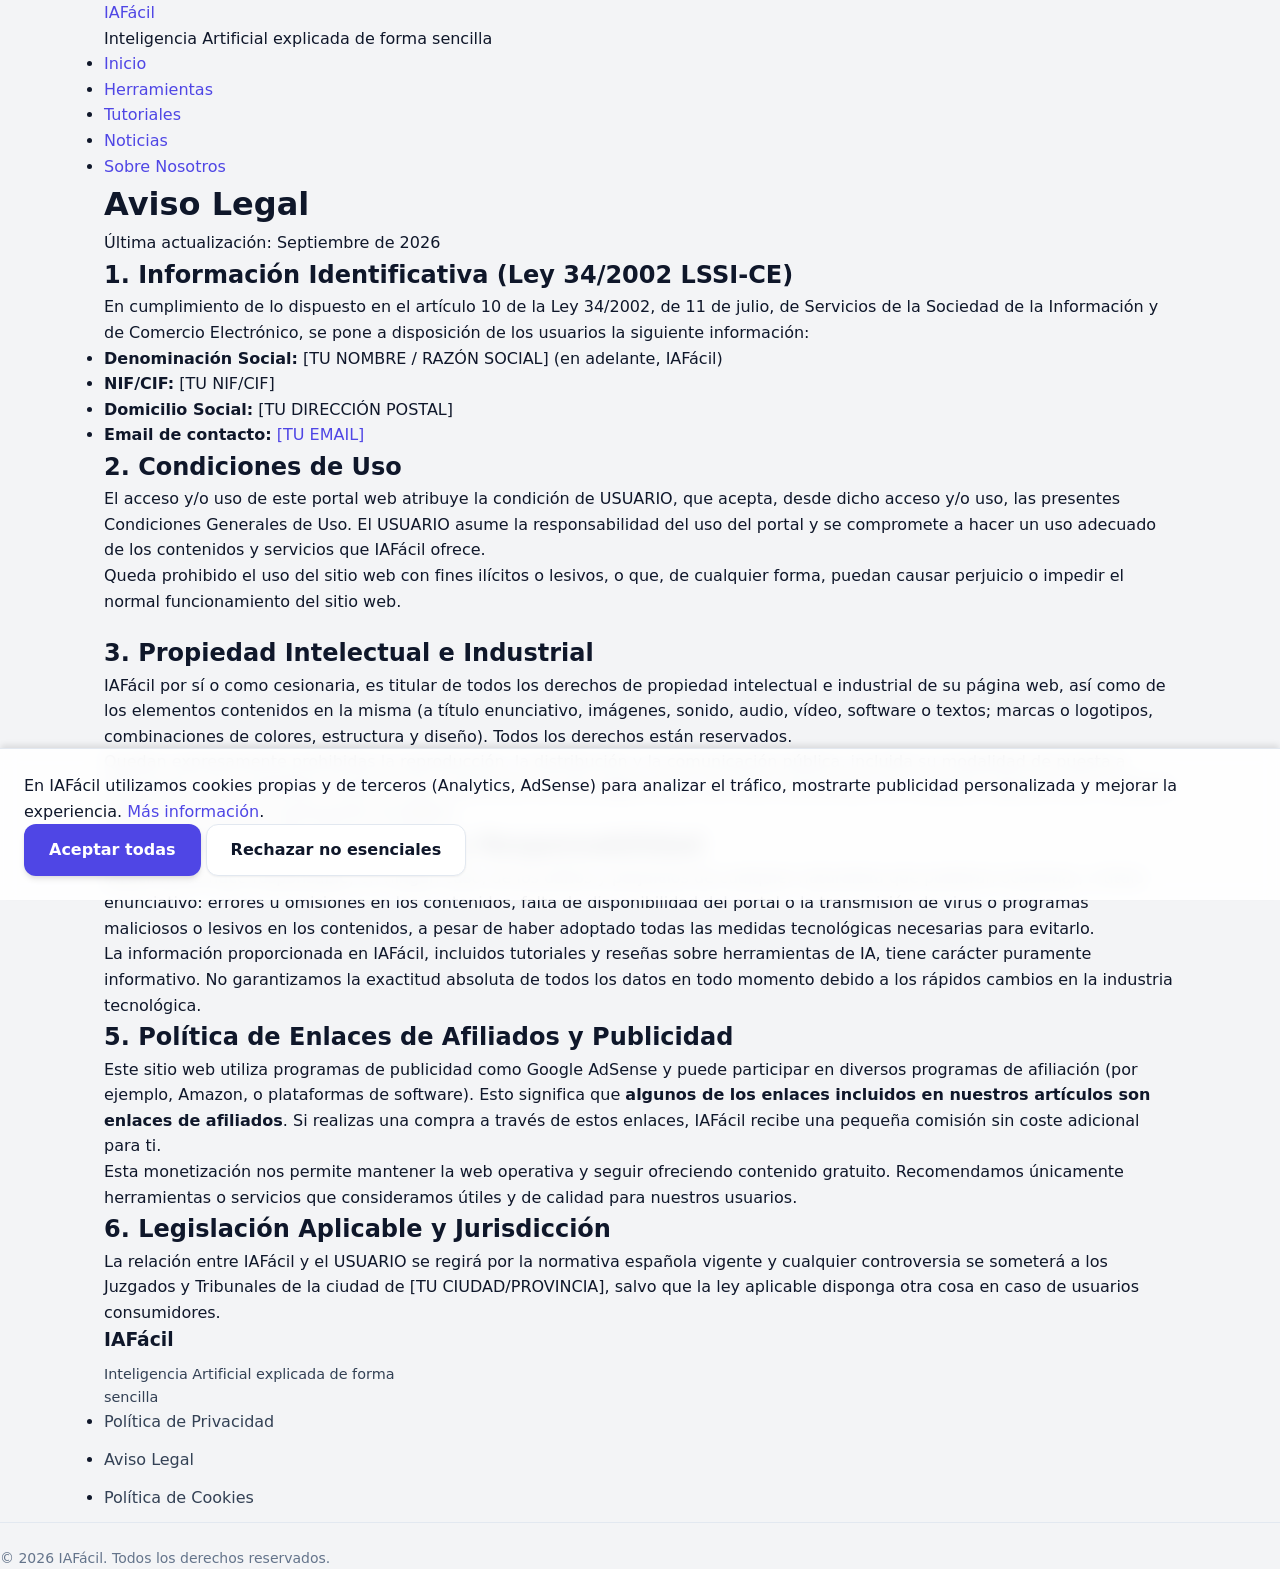
<file: aviso-legal.html>
﻿<!DOCTYPE html>
<html lang="es-ES">
<head>
    <meta charset="UTF-8">
    <meta name="viewport" content="width=device-width, initial-scale=1.0">
    <title>Aviso Legal - IAFácil</title>
    <meta name="description" content="Aviso legal y condiciones de uso de IAFácil en cumplimiento de la LSSI-CE.">
    <link rel="stylesheet" href="css/style.css">
    <link rel="canonical" href="https://iafacil.com/aviso-legal.html">
    <meta property="og:title" content="Aviso Legal - IAFácil">
    <meta property="og:description" content="Aviso legal y condiciones de uso de IAFácil en cumplimiento de la LSSI-CE.">
    <meta property="og:type" content="website">
    <script type="application/ld+json">
    {
      "@context": "https://schema.org",
      "@type": "WebPage",
      "name": "Aviso Legal - IAFácil",
      "publisher": {
        "@type": "Organization",
        "name": "IAFácil"
      }
    }
    </script>
    <!-- Google AdSense -->
    <script async src="https://pagead2.googlesyndication.com/pagead/js/adsbygoogle.js?client=ca-pub-9415484788744640"
         crossorigin="anonymous"></script>
</head>
<body>
    <header>
        <div class="container">
            <div class="logo">
                <a href="index.html">IAFácil</a>
                <p>Inteligencia Artificial explicada de forma sencilla</p>
            </div>
            <nav>
                <ul>
                    <li><a href="index.html">Inicio</a></li>
                    <li><a href="herramientas.html">Herramientas</a></li>
                    <li><a href="tutoriales.html">Tutoriales</a></li>
                    <li><a href="noticias.html">Noticias</a></li>
                    <li><a href="sobre-nosotros.html">Sobre Nosotros</a></li>
                </ul>
            </nav>
        </div>
    </header>

    <main class="container legal-content">
        <h1>Aviso Legal</h1>
        
        <p>Última actualización: Septiembre de 2026</p>

        <h2>1. Información Identificativa (Ley 34/2002 LSSI-CE)</h2>
        <p>En cumplimiento de lo dispuesto en el artículo 10 de la Ley 34/2002, de 11 de julio, de Servicios de la Sociedad de la Información y de Comercio Electrónico, se pone a disposición de los usuarios la siguiente información:</p>
        <ul>
            <li><strong>Denominación Social:</strong> [TU NOMBRE / RAZÓN SOCIAL] (en adelante, IAFácil)</li>
            <li><strong>NIF/CIF:</strong> [TU NIF/CIF]</li>
            <li><strong>Domicilio Social:</strong> [TU DIRECCIÓN POSTAL]</li>
            <li><strong>Email de contacto:</strong> <a href="mailto:[TU EMAIL]">[TU EMAIL]</a></li>
        </ul>

        <h2>2. Condiciones de Uso</h2>
        <p>El acceso y/o uso de este portal web atribuye la condición de USUARIO, que acepta, desde dicho acceso y/o uso, las presentes Condiciones Generales de Uso. El USUARIO asume la responsabilidad del uso del portal y se compromete a hacer un uso adecuado de los contenidos y servicios que IAFácil ofrece.</p>
        <p>Queda prohibido el uso del sitio web con fines ilícitos o lesivos, o que, de cualquier forma, puedan causar perjuicio o impedir el normal funcionamiento del sitio web.</p>

        <!-- ADSENSE AD SLOT -->
        <div class="adsense-slot" style="margin: 20px 0; text-align: center;">
            <!-- Insert AdSense code here -->
        </div>

        <h2>3. Propiedad Intelectual e Industrial</h2>
        <p>IAFácil por sí o como cesionaria, es titular de todos los derechos de propiedad intelectual e industrial de su página web, así como de los elementos contenidos en la misma (a título enunciativo, imágenes, sonido, audio, vídeo, software o textos; marcas o logotipos, combinaciones de colores, estructura y diseño). Todos los derechos están reservados.</p>
        <p>Quedan expresamente prohibidas la reproducción, la distribución y la comunicación pública, incluida su modalidad de puesta a disposición, de la totalidad o parte de los contenidos de esta página web, con fines comerciales, en cualquier soporte y por cualquier medio técnico, sin la autorización de IAFácil.</p>

        <h2>4. Exclusión de Garantías y Responsabilidad</h2>
        <p>IAFácil no se hace responsable, en ningún caso, de los daños y perjuicios de cualquier naturaleza que pudieran ocasionar, a título enunciativo: errores u omisiones en los contenidos, falta de disponibilidad del portal o la transmisión de virus o programas maliciosos o lesivos en los contenidos, a pesar de haber adoptado todas las medidas tecnológicas necesarias para evitarlo.</p>
        <p>La información proporcionada en IAFácil, incluidos tutoriales y reseñas sobre herramientas de IA, tiene carácter puramente informativo. No garantizamos la exactitud absoluta de todos los datos en todo momento debido a los rápidos cambios en la industria tecnológica.</p>

        <h2>5. Política de Enlaces de Afiliados y Publicidad</h2>
        <p>Este sitio web utiliza programas de publicidad como Google AdSense y puede participar en diversos programas de afiliación (por ejemplo, Amazon, o plataformas de software). Esto significa que <strong>algunos de los enlaces incluidos en nuestros artículos son enlaces de afiliados</strong>. Si realizas una compra a través de estos enlaces, IAFácil recibe una pequeña comisión sin coste adicional para ti.</p>
        <p>Esta monetización nos permite mantener la web operativa y seguir ofreciendo contenido gratuito. Recomendamos únicamente herramientas o servicios que consideramos útiles y de calidad para nuestros usuarios.</p>

        <h2>6. Legislación Aplicable y Jurisdicción</h2>
        <p>La relación entre IAFácil y el USUARIO se regirá por la normativa española vigente y cualquier controversia se someterá a los Juzgados y Tribunales de la ciudad de [TU CIUDAD/PROVINCIA], salvo que la ley aplicable disponga otra cosa en caso de usuarios consumidores.</p>
    </main>

    <footer>
        <div class="container footer-content">
            <div class="footer-brand">
                <h3>IAFácil</h3>
                <p>Inteligencia Artificial explicada de forma sencilla</p>
            </div>
            <div class="footer-links">
                <ul>
                    <li><a href="privacidad.html">Política de Privacidad</a></li>
                    <li><a href="aviso-legal.html">Aviso Legal</a></li>
                    <li><a href="cookies.html">Política de Cookies</a></li>
                </ul>
            </div>
        </div>
        <div class="footer-bottom">
            <p>&copy; 2026 IAFácil. Todos los derechos reservados.</p>
        </div>
    </footer>

    <div id="cookie-banner" class="cookie-banner" style="display: none;">
        <p>En IAFácil utilizamos cookies propias y de terceros (Analytics, AdSense) para analizar el tráfico, mostrarte publicidad personalizada y mejorar la experiencia. <a href="cookies.html">Más información</a>.</p>
        <div class="cookie-actions">
            <button id="accept-cookies" class="btn btn-primary">Aceptar todas</button>
            <button id="reject-cookies" class="btn btn-secondary">Rechazar no esenciales</button>
        </div>
    </div>

    <script src="js/main.js"></script>
</body>
</html>
</file>
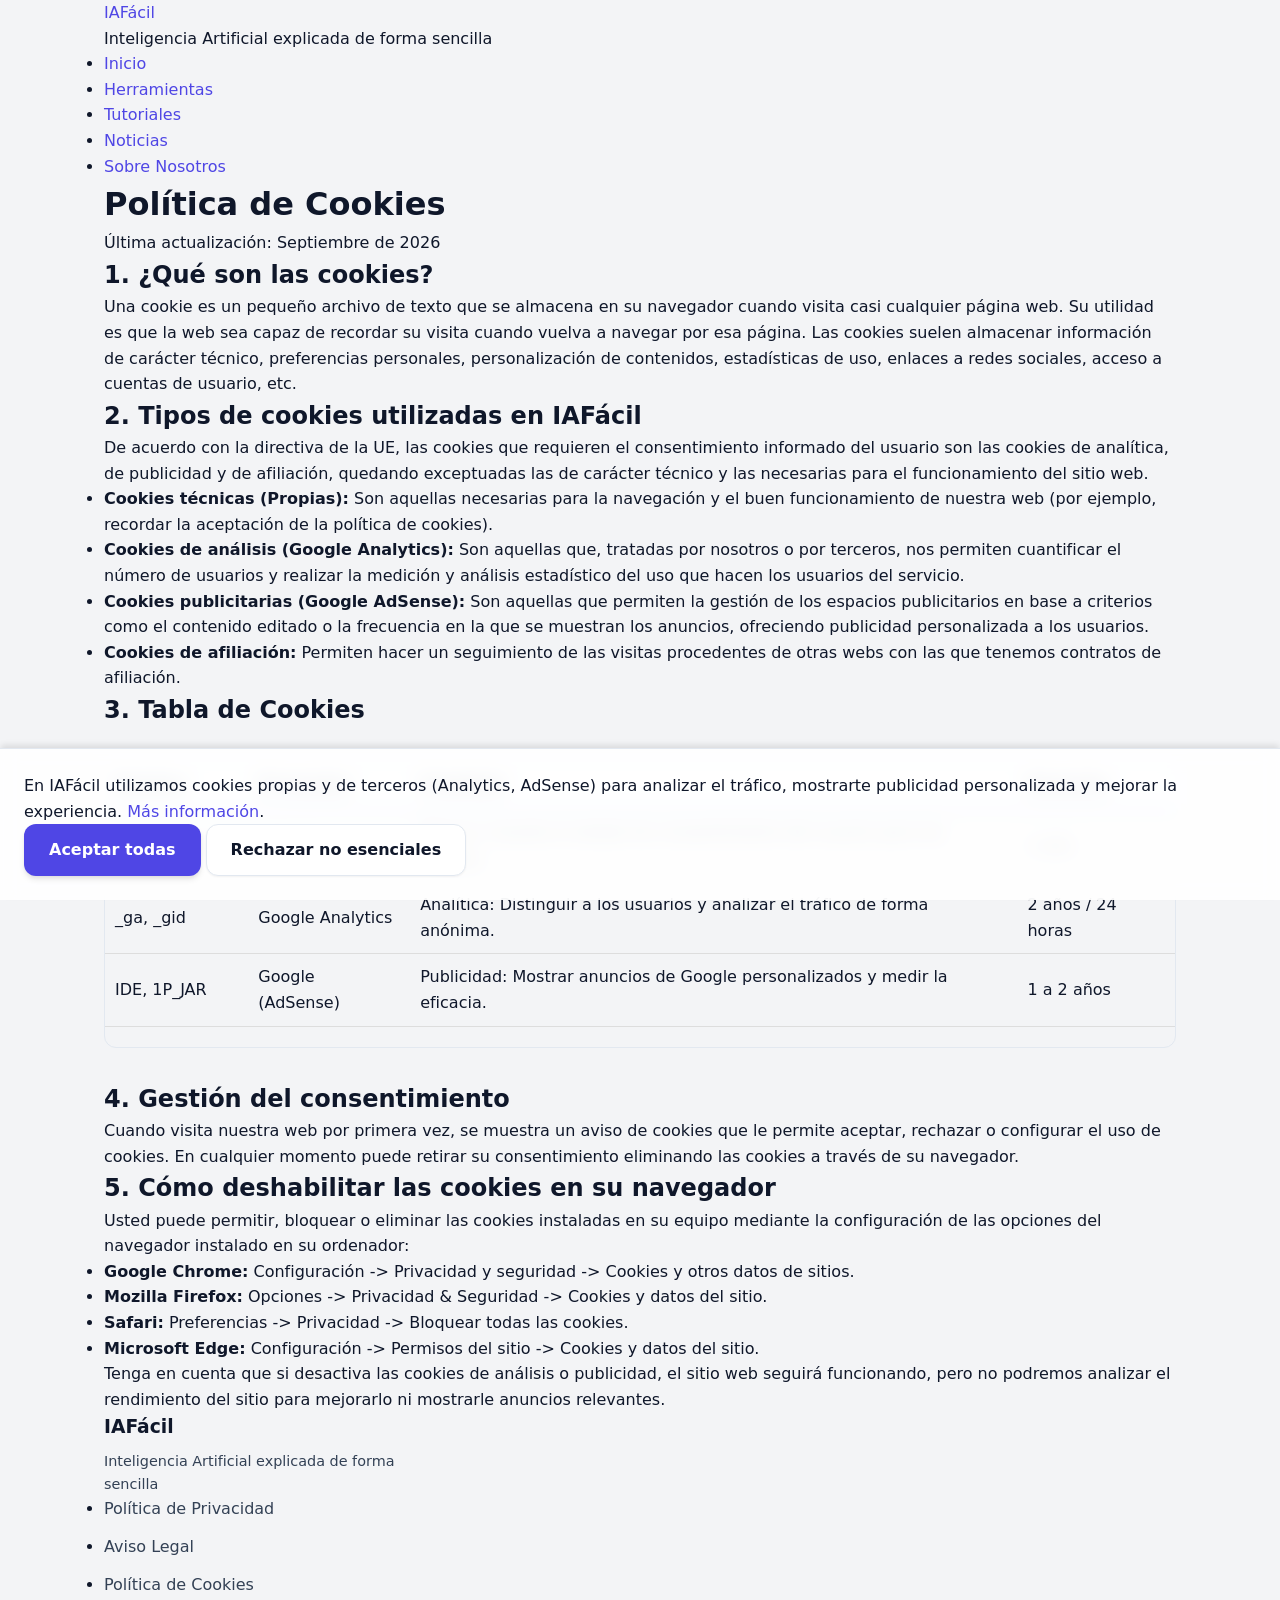
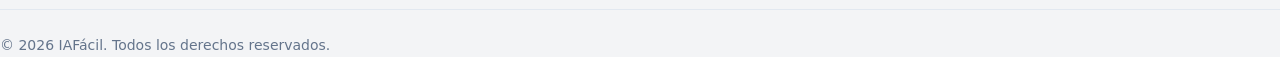
<file: cookies.html>
﻿<!DOCTYPE html>
<html lang="es-ES">
<head>
    <meta charset="UTF-8">
    <meta name="viewport" content="width=device-width, initial-scale=1.0">
    <title>Política de Cookies - IAFácil</title>
    <meta name="description" content="Información detallada sobre el uso de cookies en IAFácil, cómo configurarlas y cómo usamos Google Analytics y AdSense.">
    <link rel="stylesheet" href="css/style.css">
    <link rel="canonical" href="https://iafacil.com/cookies.html">
    <meta property="og:title" content="Política de Cookies - IAFácil">
    <meta property="og:description" content="Información detallada sobre el uso de cookies en IAFácil.">
    <meta property="og:type" content="website">
    <script type="application/ld+json">
    {
      "@context": "https://schema.org",
      "@type": "WebPage",
      "name": "Política de Cookies - IAFácil",
      "publisher": {
        "@type": "Organization",
        "name": "IAFácil"
      }
    }
    </script>
    <!-- Google AdSense -->
    <script async src="https://pagead2.googlesyndication.com/pagead/js/adsbygoogle.js?client=ca-pub-9415484788744640"
         crossorigin="anonymous"></script>
</head>
<body>
    <header>
        <div class="container">
            <div class="logo">
                <a href="index.html">IAFácil</a>
                <p>Inteligencia Artificial explicada de forma sencilla</p>
            </div>
            <nav>
                <ul>
                    <li><a href="index.html">Inicio</a></li>
                    <li><a href="herramientas.html">Herramientas</a></li>
                    <li><a href="tutoriales.html">Tutoriales</a></li>
                    <li><a href="noticias.html">Noticias</a></li>
                    <li><a href="sobre-nosotros.html">Sobre Nosotros</a></li>
                </ul>
            </nav>
        </div>
    </header>

    <main class="container legal-content">
        <h1>Política de Cookies</h1>
        
        <p>Última actualización: Septiembre de 2026</p>

        <h2>1. ¿Qué son las cookies?</h2>
        <p>Una cookie es un pequeño archivo de texto que se almacena en su navegador cuando visita casi cualquier página web. Su utilidad es que la web sea capaz de recordar su visita cuando vuelva a navegar por esa página. Las cookies suelen almacenar información de carácter técnico, preferencias personales, personalización de contenidos, estadísticas de uso, enlaces a redes sociales, acceso a cuentas de usuario, etc.</p>

        <h2>2. Tipos de cookies utilizadas en IAFácil</h2>
        <p>De acuerdo con la directiva de la UE, las cookies que requieren el consentimiento informado del usuario son las cookies de analítica, de publicidad y de afiliación, quedando exceptuadas las de carácter técnico y las necesarias para el funcionamiento del sitio web.</p>
        
        <ul>
            <li><strong>Cookies técnicas (Propias):</strong> Son aquellas necesarias para la navegación y el buen funcionamiento de nuestra web (por ejemplo, recordar la aceptación de la política de cookies).</li>
            <li><strong>Cookies de análisis (Google Analytics):</strong> Son aquellas que, tratadas por nosotros o por terceros, nos permiten cuantificar el número de usuarios y realizar la medición y análisis estadístico del uso que hacen los usuarios del servicio.</li>
            <li><strong>Cookies publicitarias (Google AdSense):</strong> Son aquellas que permiten la gestión de los espacios publicitarios en base a criterios como el contenido editado o la frecuencia en la que se muestran los anuncios, ofreciendo publicidad personalizada a los usuarios.</li>
            <li><strong>Cookies de afiliación:</strong> Permiten hacer un seguimiento de las visitas procedentes de otras webs con las que tenemos contratos de afiliación.</li>
        </ul>

        <h2>3. Tabla de Cookies</h2>
        <div class="table-responsive">
            <table style="width:100%; border-collapse: collapse; margin-bottom: 20px;">
                <thead>
                    <tr style="background-color: #F8FAFC; text-align: left; border-bottom: 2px solid #2563EB;">
                        <th style="padding: 10px;">Nombre</th>
                        <th style="padding: 10px;">Proveedor</th>
                        <th style="padding: 10px;">Finalidad</th>
                        <th style="padding: 10px;">Duración</th>
                    </tr>
                </thead>
                <tbody>
                    <tr style="border-bottom: 1px solid #ddd;">
                        <td style="padding: 10px;">cookie_consent</td>
                        <td style="padding: 10px;">IAFácil</td>
                        <td style="padding: 10px;">Técnica: Guarda el estado de consentimiento del usuario para las cookies.</td>
                        <td style="padding: 10px;">1 año</td>
                    </tr>
                    <tr style="border-bottom: 1px solid #ddd;">
                        <td style="padding: 10px;">_ga, _gid</td>
                        <td style="padding: 10px;">Google Analytics</td>
                        <td style="padding: 10px;">Analítica: Distinguir a los usuarios y analizar el tráfico de forma anónima.</td>
                        <td style="padding: 10px;">2 años / 24 horas</td>
                    </tr>
                    <tr style="border-bottom: 1px solid #ddd;">
                        <td style="padding: 10px;">IDE, 1P_JAR</td>
                        <td style="padding: 10px;">Google (AdSense)</td>
                        <td style="padding: 10px;">Publicidad: Mostrar anuncios de Google personalizados y medir la eficacia.</td>
                        <td style="padding: 10px;">1 a 2 años</td>
                    </tr>
                </tbody>
            </table>
        </div>

        <!-- ADSENSE AD SLOT -->
        <div class="adsense-slot" style="margin: 20px 0; text-align: center;">
            <!-- Insert AdSense code here -->
        </div>

        <h2>4. Gestión del consentimiento</h2>
        <p>Cuando visita nuestra web por primera vez, se muestra un aviso de cookies que le permite aceptar, rechazar o configurar el uso de cookies. En cualquier momento puede retirar su consentimiento eliminando las cookies a través de su navegador.</p>

        <h2>5. Cómo deshabilitar las cookies en su navegador</h2>
        <p>Usted puede permitir, bloquear o eliminar las cookies instaladas en su equipo mediante la configuración de las opciones del navegador instalado en su ordenador:</p>
        <ul>
            <li><strong>Google Chrome:</strong> Configuración -> Privacidad y seguridad -> Cookies y otros datos de sitios.</li>
            <li><strong>Mozilla Firefox:</strong> Opciones -> Privacidad & Seguridad -> Cookies y datos del sitio.</li>
            <li><strong>Safari:</strong> Preferencias -> Privacidad -> Bloquear todas las cookies.</li>
            <li><strong>Microsoft Edge:</strong> Configuración -> Permisos del sitio -> Cookies y datos del sitio.</li>
        </ul>
        <p>Tenga en cuenta que si desactiva las cookies de análisis o publicidad, el sitio web seguirá funcionando, pero no podremos analizar el rendimiento del sitio para mejorarlo ni mostrarle anuncios relevantes.</p>

    </main>

    <footer>
        <div class="container footer-content">
            <div class="footer-brand">
                <h3>IAFácil</h3>
                <p>Inteligencia Artificial explicada de forma sencilla</p>
            </div>
            <div class="footer-links">
                <ul>
                    <li><a href="privacidad.html">Política de Privacidad</a></li>
                    <li><a href="aviso-legal.html">Aviso Legal</a></li>
                    <li><a href="cookies.html">Política de Cookies</a></li>
                </ul>
            </div>
        </div>
        <div class="footer-bottom">
            <p>&copy; 2026 IAFácil. Todos los derechos reservados.</p>
        </div>
    </footer>

    <div id="cookie-banner" class="cookie-banner" style="display: none;">
        <p>En IAFácil utilizamos cookies propias y de terceros (Analytics, AdSense) para analizar el tráfico, mostrarte publicidad personalizada y mejorar la experiencia. <a href="cookies.html">Más información</a>.</p>
        <div class="cookie-actions">
            <button id="accept-cookies" class="btn btn-primary">Aceptar todas</button>
            <button id="reject-cookies" class="btn btn-secondary">Rechazar no esenciales</button>
        </div>
    </div>

    <script src="js/main.js"></script>
</body>
</html>
</file>
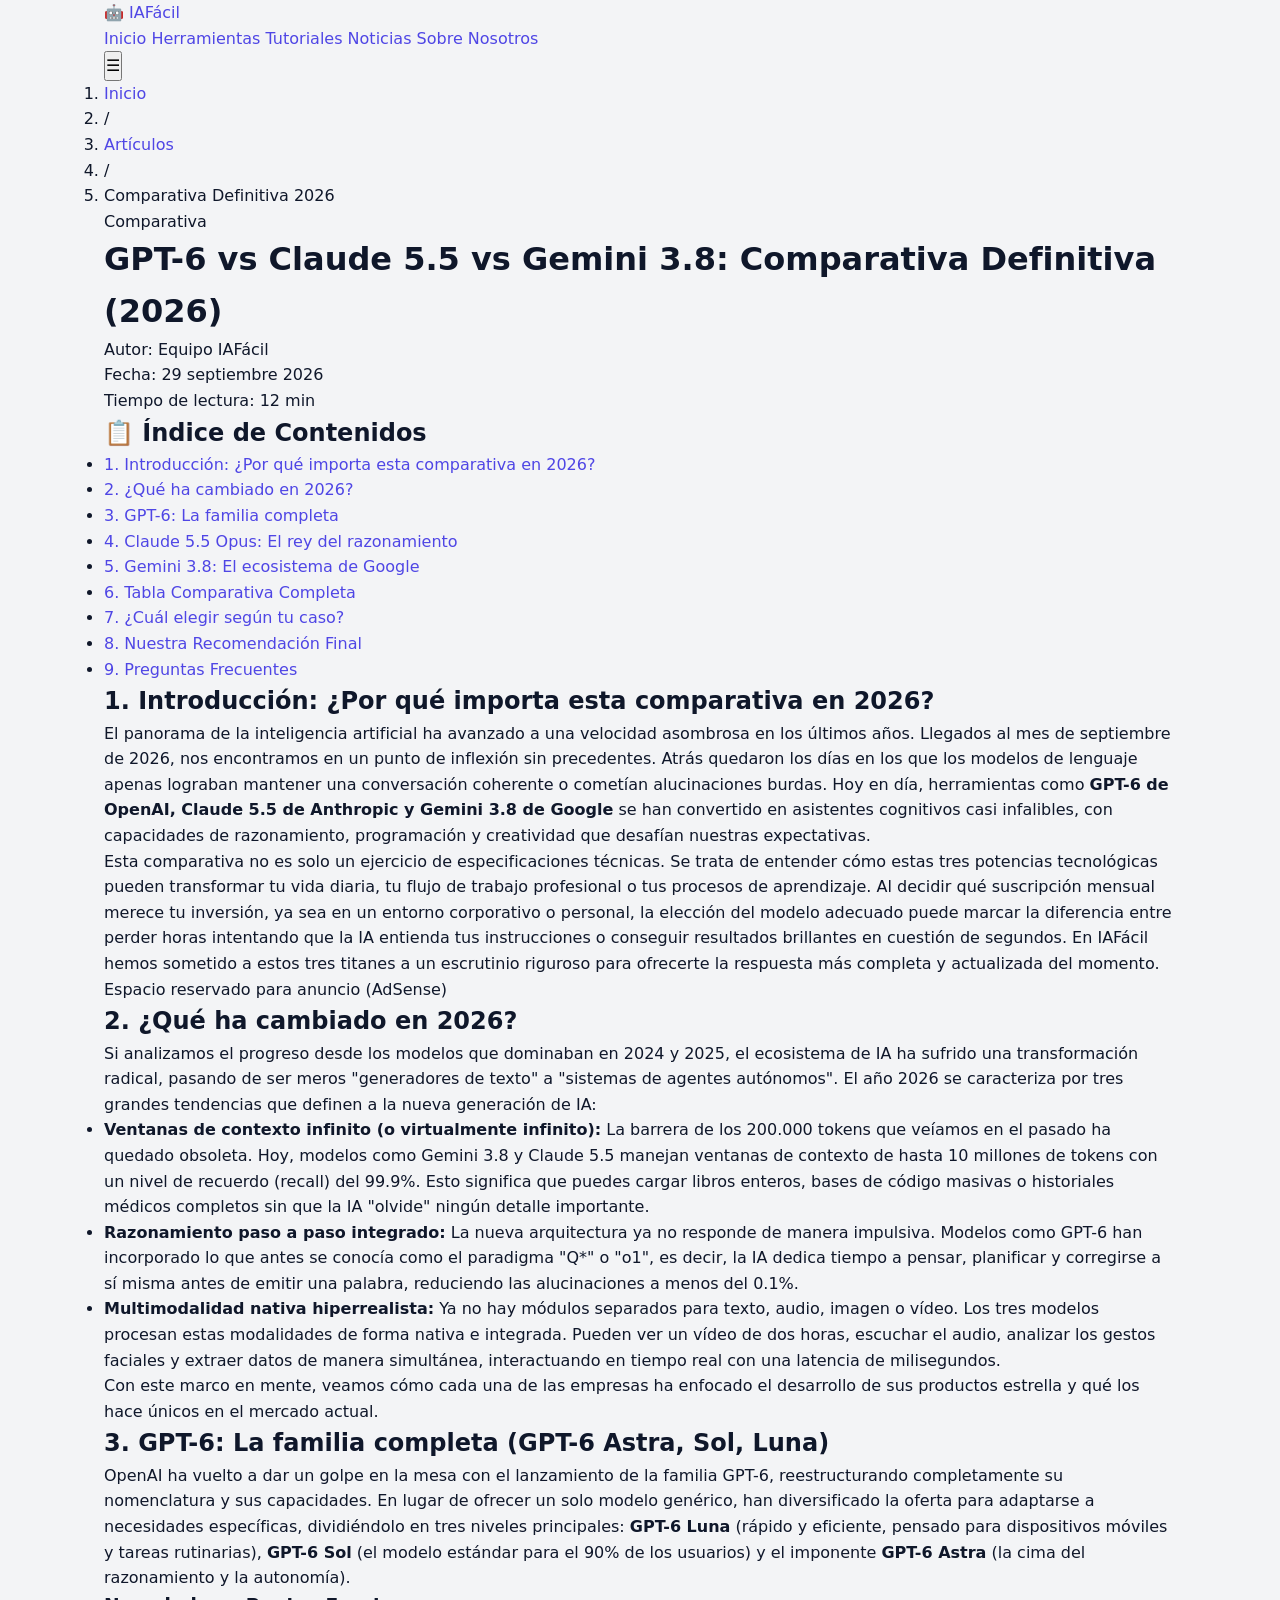
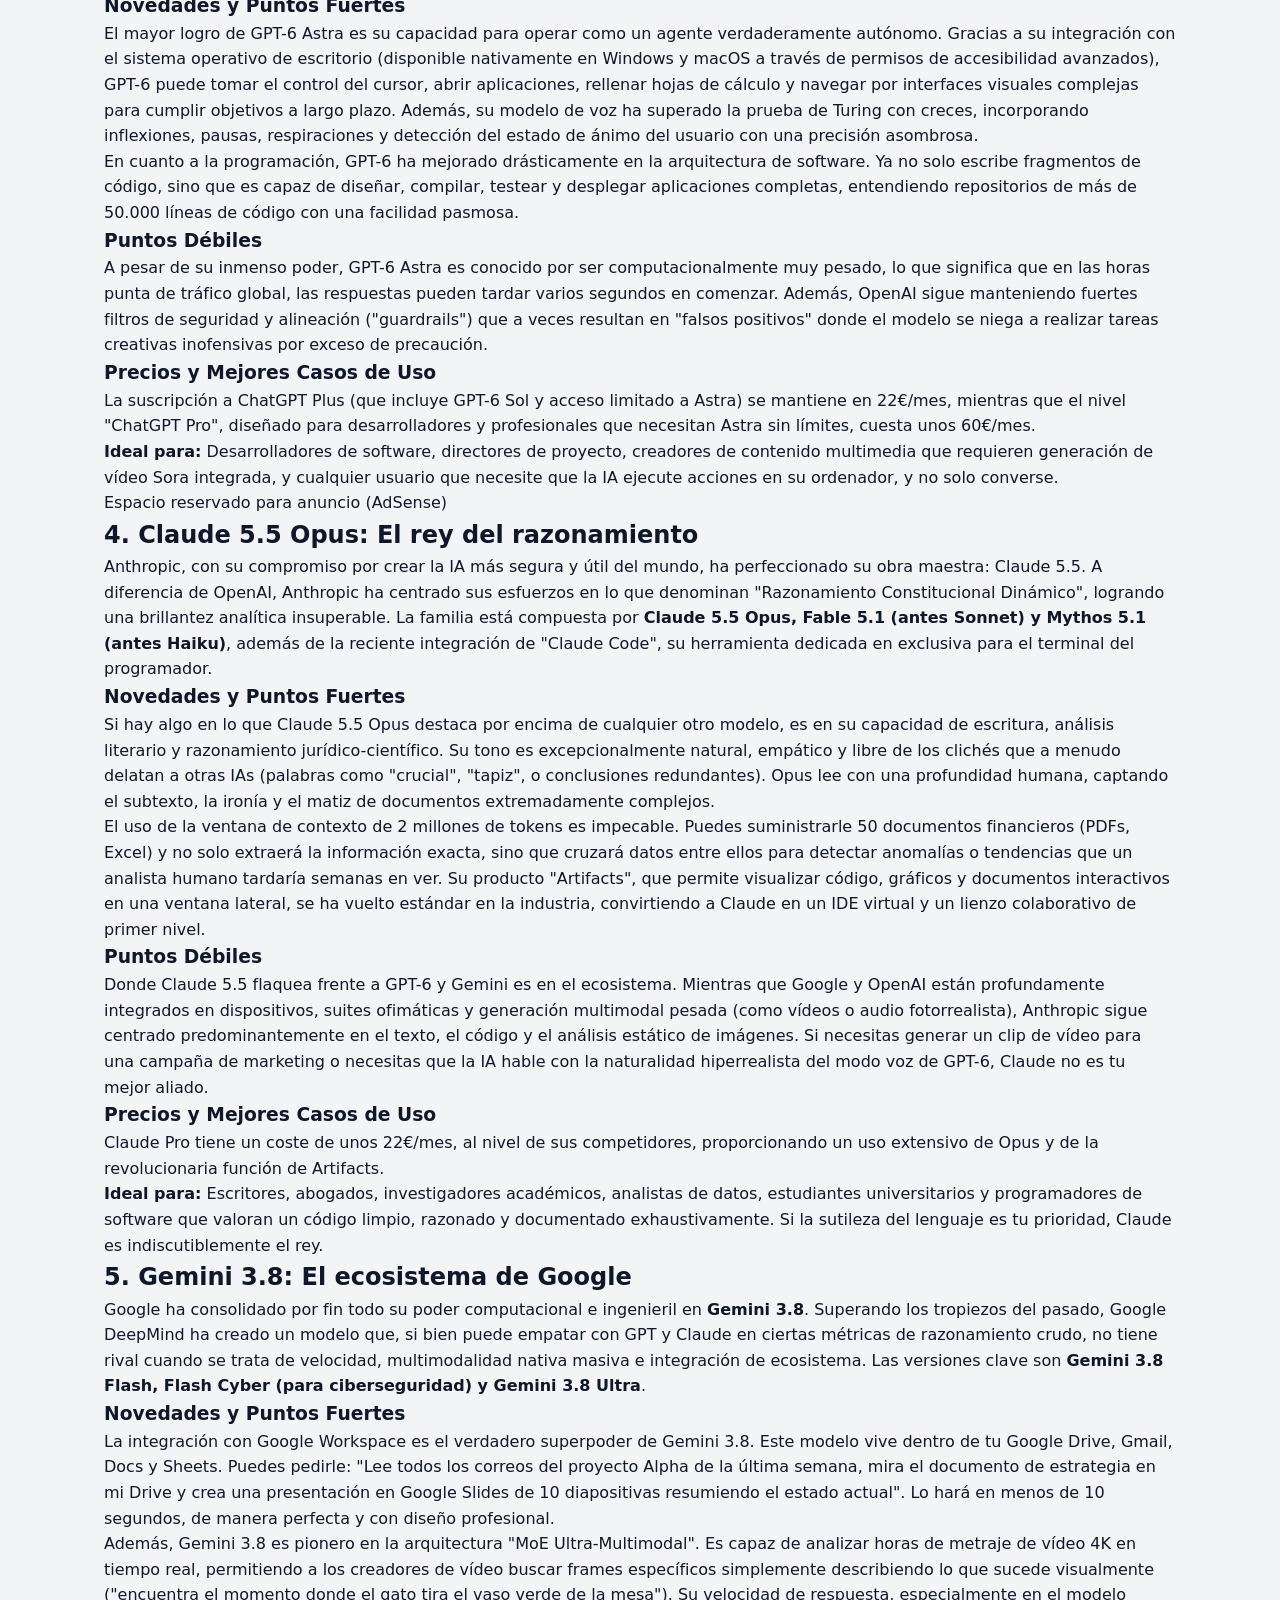
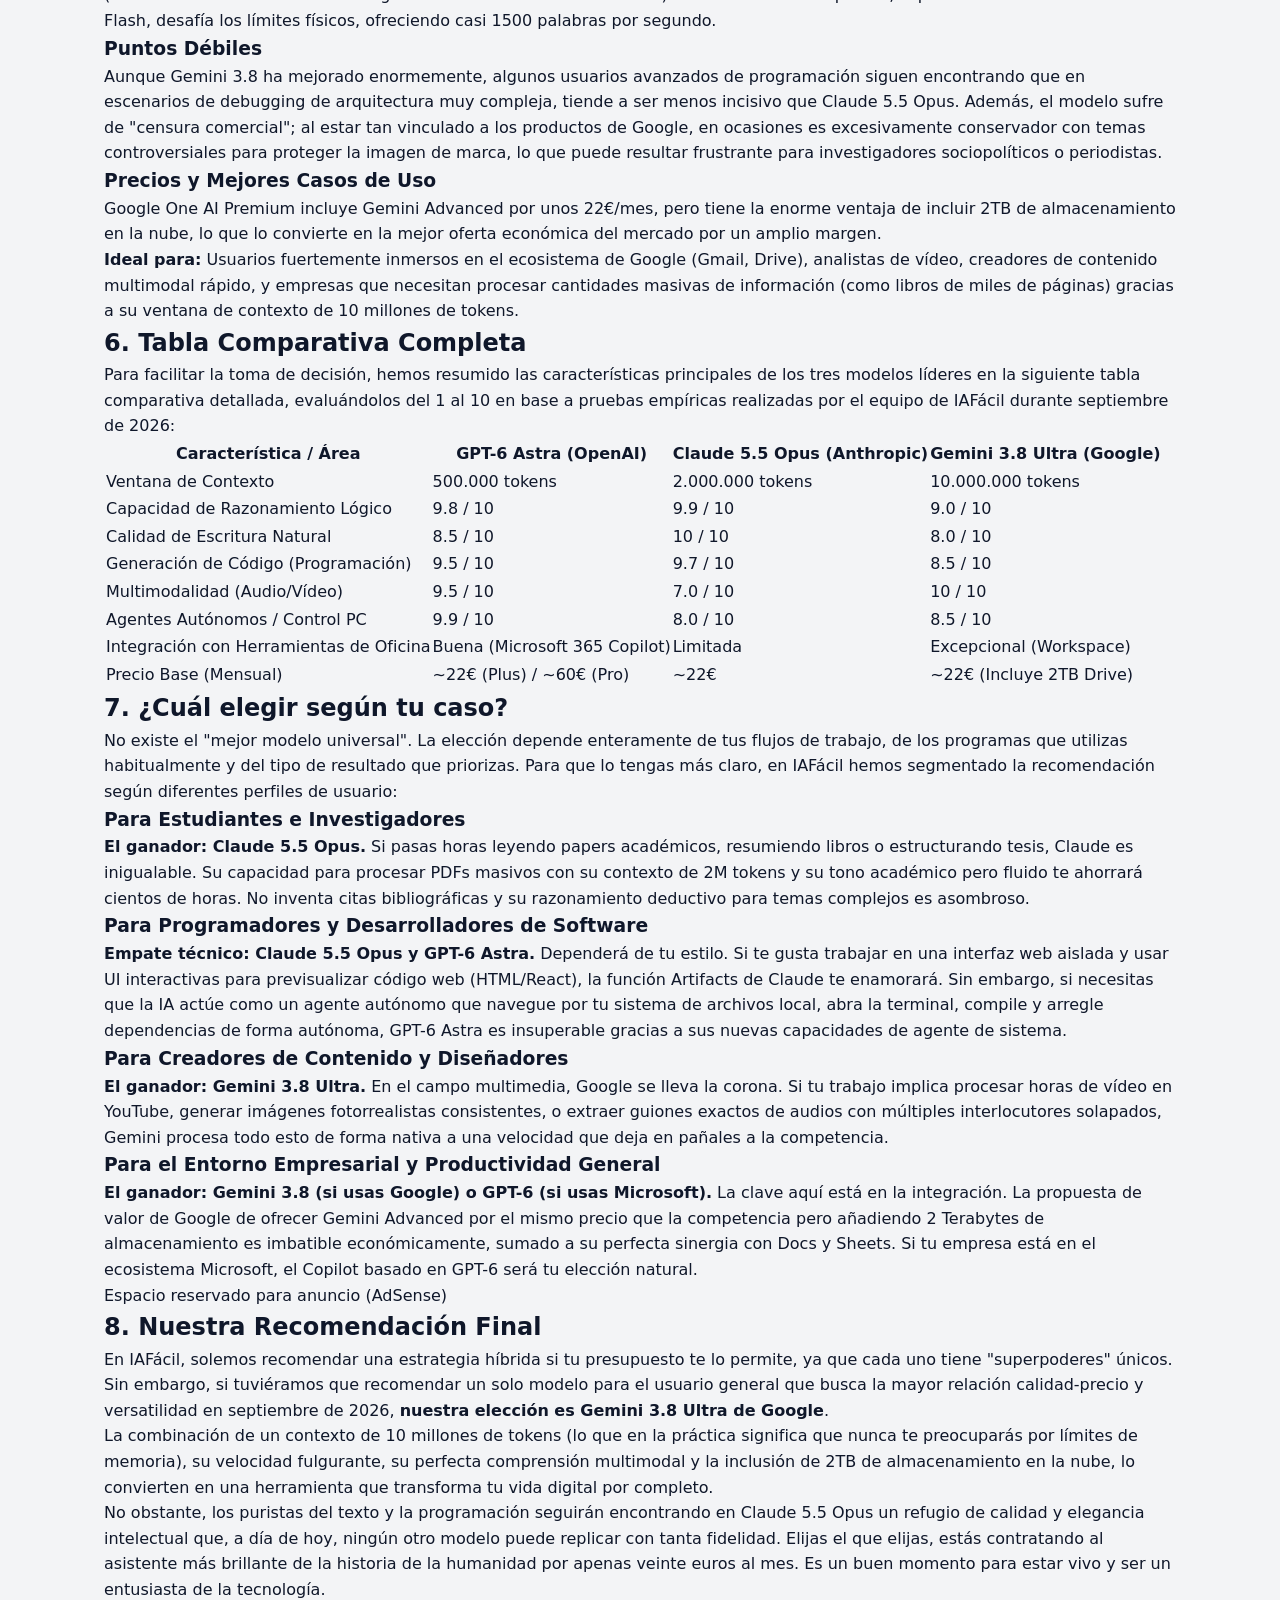
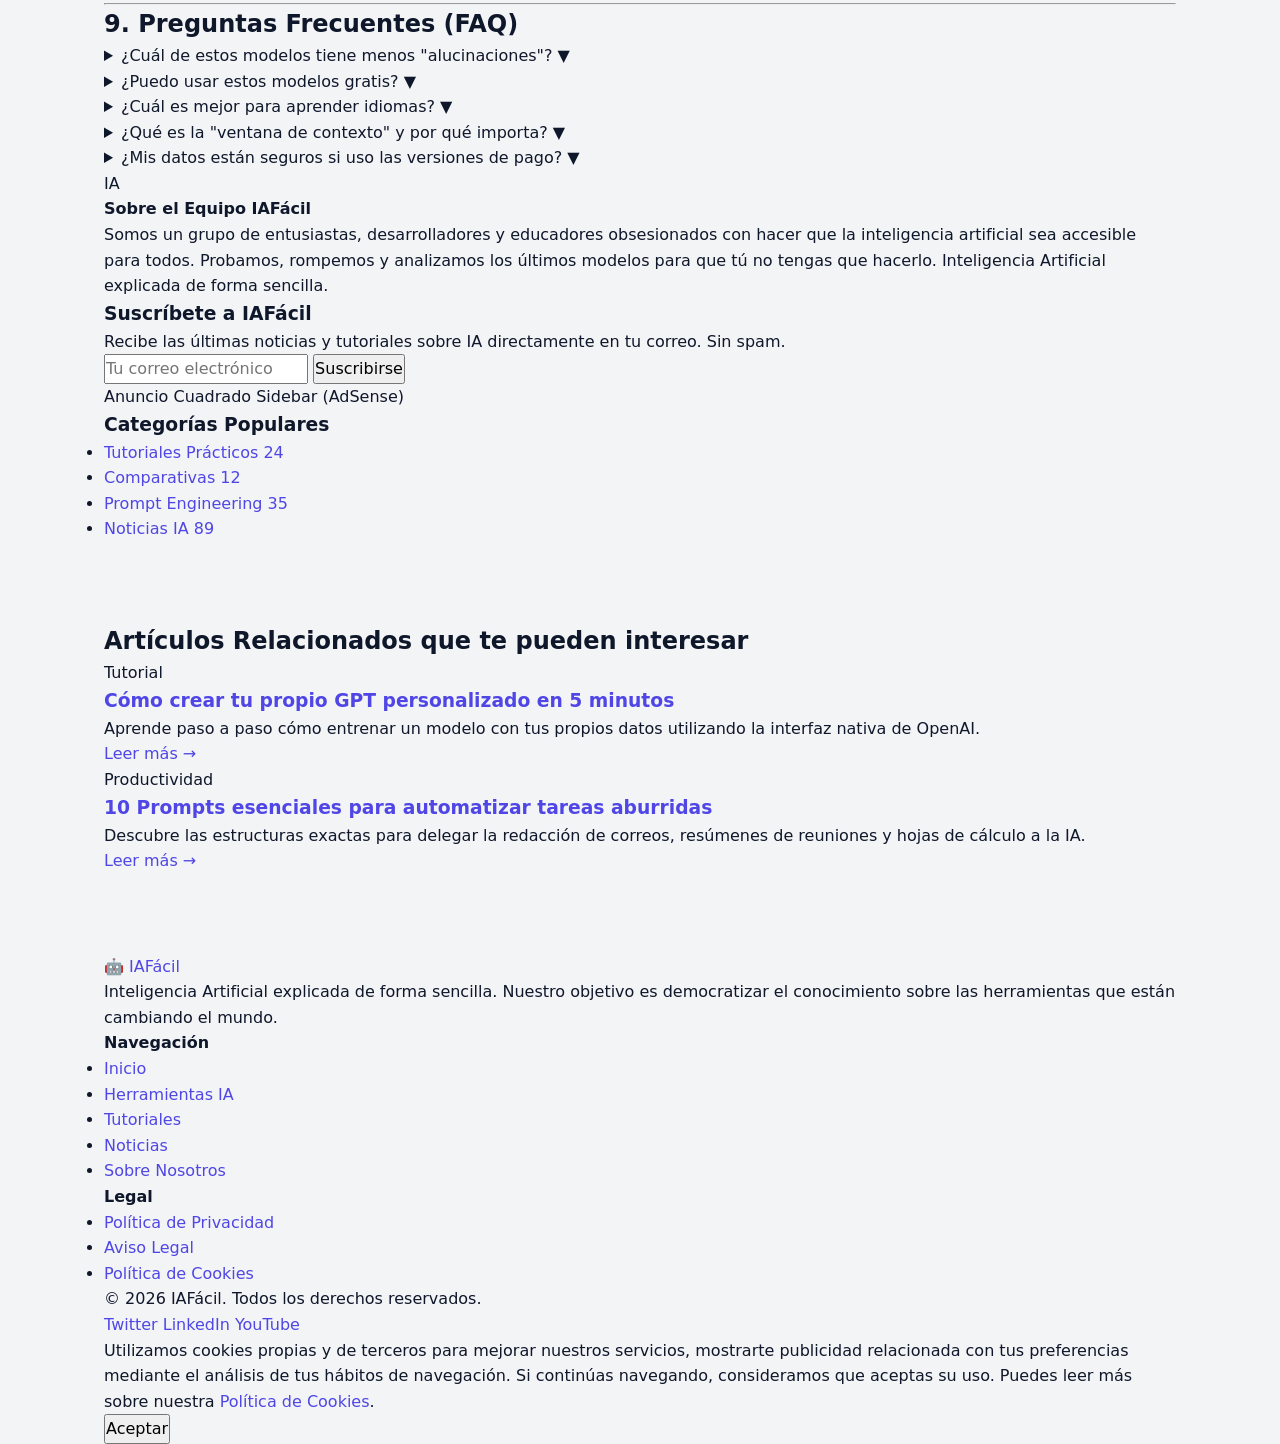
<file: gpt6vsclaude.html>
<!DOCTYPE html>
<html lang="es">
<head>
    <meta charset="UTF-8">
    <meta name="viewport" content="width=device-width, initial-scale=1.0">
    <title>GPT-6 vs Claude 5.5 vs Gemini 3.8: Comparativa Definitiva (2026) | IAFácil</title>
    <meta name="description" content="Comparamos en profundidad los tres grandes modelos de IA de 2026. Descubre cuál es mejor para ti según tus necesidades: trabajo, estudio, programación y creatividad.">
    
    <!-- Open Graph / Facebook -->
    <meta property="og:type" content="article">
    <meta property="og:title" content="GPT-6 vs Claude 5.5 vs Gemini 3.8: Comparativa Definitiva (2026)">
    <meta property="og:description" content="Comparamos en profundidad los tres grandes modelos de IA de 2026. Descubre cuál es mejor para ti según tus necesidades: trabajo, estudio, programación y creatividad.">
    <meta property="og:site_name" content="IAFácil">
    <meta property="og:image" content="https://iafacil.com/images/comparativa-modelos-2026.jpg">
    <meta property="article:published_time" content="2026-09-29T10:00:00+00:00">
    <meta property="article:author" content="Equipo IAFácil">
    
    <!-- Twitter -->
    <meta name="twitter:card" content="summary_large_image">
    <meta name="twitter:title" content="GPT-6 vs Claude 5.5 vs Gemini 3.8: Comparativa Definitiva (2026)">
    <meta name="twitter:description" content="Comparamos en profundidad los tres grandes modelos de IA de 2026. Descubre cuál es mejor para ti según tus necesidades: trabajo, estudio, programación y creatividad.">
    
    <link rel="canonical" href="https://iafacil.com/articulos/gpt6-vs-claude-vs-gemini">
    <link rel="stylesheet" href="../css/style.css">
    
    <!-- Structured Data JSON-LD -->
    <script type="application/ld+json">
    {
      "@context": "https://schema.org",
      "@type": "Article",
      "headline": "GPT-6 vs Claude 5.5 vs Gemini 3.8: Comparativa Definitiva (2026)",
      "description": "Comparamos en profundidad los tres grandes modelos de IA de 2026. Descubre cuál es mejor para ti según tus necesidades: trabajo, estudio, programación y creatividad.",
      "image": "https://iafacil.com/images/comparativa-modelos-2026.jpg",  
      "author": {
        "@type": "Organization",
        "name": "Equipo IAFácil"
      },  
      "publisher": {
        "@type": "Organization",
        "name": "IAFácil",
        "logo": {
          "@type": "ImageObject",
          "url": "https://iafacil.com/images/logo.png"
        }
      },
      "datePublished": "2026-09-29T10:00:00+00:00"
    }
    </script>
</head>
<body class="bg-light text-dark font-sans antialiased">
    <!-- Header Navigation -->
    <header class="bg-white shadow-sm sticky-top">
        <div class="container mx-auto px-4 py-4 flex justify-between items-center">
            <a href="../index.html" class="text-2xl font-bold text-primary flex items-center gap-2">
                <span class="text-3xl">🤖</span> IAFácil
            </a>
            <nav class="hidden md:flex gap-6">
                <a href="../index.html" class="text-dark hover:text-primary transition-colors">Inicio</a>
                <a href="../herramientas.html" class="text-dark hover:text-primary transition-colors">Herramientas</a>
                <a href="../tutoriales.html" class="text-dark hover:text-primary transition-colors">Tutoriales</a>
                <a href="../noticias.html" class="text-dark hover:text-primary transition-colors">Noticias</a>
                <a href="../sobre-nosotros.html" class="text-dark hover:text-primary transition-colors">Sobre Nosotros</a>
            </nav>
            <button class="md:hidden text-2xl text-dark hover:text-primary focus:outline-none" aria-label="Menú principal">☰</button>
        </div>
    </header>

    <!-- Main Content Area -->
    <div class="container mx-auto px-4 py-8 grid grid-cols-1 lg:grid-cols-12 gap-8">
        
        <!-- Main Article -->
        <main class="lg:col-span-8 bg-white rounded-lg shadow-sm p-6 md:p-8">
            <!-- Breadcrumbs -->
            <nav class="text-sm mb-6 text-gray-500" aria-label="Breadcrumb">
                <ol class="flex gap-2">
                    <li><a href="../index.html" class="hover:text-primary">Inicio</a></li>
                    <li>/</li>
                    <li><a href="../noticias.html" class="hover:text-primary">Artículos</a></li>
                    <li>/</li>
                    <li class="text-dark font-semibold">Comparativa Definitiva 2026</li>
                </ol>
            </nav>

            <!-- Article Header -->
            <header class="mb-8 border-b pb-6">
                <span class="inline-block bg-primary text-white text-xs font-bold px-3 py-1 rounded-full uppercase tracking-wide mb-4">Comparativa</span>
                <h1 class="text-4xl md:text-5xl font-extrabold text-dark leading-tight mb-4">GPT-6 vs Claude 5.5 vs Gemini 3.8: Comparativa Definitiva (2026)</h1>
                <div class="flex flex-wrap items-center gap-4 text-gray-600 text-sm">
                    <div class="flex items-center gap-2">
                        <span class="font-medium text-dark">Autor:</span> Equipo IAFácil
                    </div>
                    <div class="flex items-center gap-2">
                        <span class="font-medium text-dark">Fecha:</span> 29 septiembre 2026
                    </div>
                    <div class="flex items-center gap-2">
                        <span class="font-medium text-dark">Tiempo de lectura:</span> 12 min
                    </div>
                </div>
            </header>

            <!-- Table of Contents -->
            <div class="bg-light p-4 rounded-lg mb-8 border border-gray-200">
                <h2 class="text-lg font-bold mb-3 flex items-center gap-2 text-dark">
                    📋 Índice de Contenidos
                </h2>
                <nav id="toc" class="text-sm">
                    <!-- Automatically populated by JS, placeholder provided for accessibility -->
                    <ul class="space-y-2 text-primary">
                        <li><a href="#introduccion" class="hover:underline">1. Introducción: ¿Por qué importa esta comparativa en 2026?</a></li>
                        <li><a href="#que-ha-cambiado" class="hover:underline">2. ¿Qué ha cambiado en 2026?</a></li>
                        <li><a href="#gpt-6" class="hover:underline">3. GPT-6: La familia completa</a></li>
                        <li><a href="#claude-5-5" class="hover:underline">4. Claude 5.5 Opus: El rey del razonamiento</a></li>
                        <li><a href="#gemini-3-8" class="hover:underline">5. Gemini 3.8: El ecosistema de Google</a></li>
                        <li><a href="#tabla-comparativa" class="hover:underline">6. Tabla Comparativa Completa</a></li>
                        <li><a href="#cual-elegir" class="hover:underline">7. ¿Cuál elegir según tu caso?</a></li>
                        <li><a href="#recomendacion-final" class="hover:underline">8. Nuestra Recomendación Final</a></li>
                        <li><a href="#faq" class="hover:underline">9. Preguntas Frecuentes</a></li>
                    </ul>
                </nav>
            </div>

            <!-- Article Content -->
            <div class="prose prose-lg max-w-none text-gray-800 leading-relaxed space-y-6">
                
                <h2 id="introduccion" class="text-3xl font-bold text-dark mt-8 mb-4">1. Introducción: ¿Por qué importa esta comparativa en 2026?</h2>
                <p>El panorama de la inteligencia artificial ha avanzado a una velocidad asombrosa en los últimos años. Llegados al mes de septiembre de 2026, nos encontramos en un punto de inflexión sin precedentes. Atrás quedaron los días en los que los modelos de lenguaje apenas lograban mantener una conversación coherente o cometían alucinaciones burdas. Hoy en día, herramientas como <strong>GPT-6 de OpenAI, Claude 5.5 de Anthropic y Gemini 3.8 de Google</strong> se han convertido en asistentes cognitivos casi infalibles, con capacidades de razonamiento, programación y creatividad que desafían nuestras expectativas.</p>
                <p>Esta comparativa no es solo un ejercicio de especificaciones técnicas. Se trata de entender cómo estas tres potencias tecnológicas pueden transformar tu vida diaria, tu flujo de trabajo profesional o tus procesos de aprendizaje. Al decidir qué suscripción mensual merece tu inversión, ya sea en un entorno corporativo o personal, la elección del modelo adecuado puede marcar la diferencia entre perder horas intentando que la IA entienda tus instrucciones o conseguir resultados brillantes en cuestión de segundos. En IAFácil hemos sometido a estos tres titanes a un escrutinio riguroso para ofrecerte la respuesta más completa y actualizada del momento.</p>

                <!-- ADSENSE AD SLOT -->
                <div class="my-8 p-4 border-2 border-dashed border-gray-300 bg-gray-50 text-center text-gray-500 text-sm">
                    <!-- ADSENSE AD SLOT -->
                    <p>Espacio reservado para anuncio (AdSense)</p>
                </div>

                <h2 id="que-ha-cambiado" class="text-3xl font-bold text-dark mt-8 mb-4">2. ¿Qué ha cambiado en 2026?</h2>
                <p>Si analizamos el progreso desde los modelos que dominaban en 2024 y 2025, el ecosistema de IA ha sufrido una transformación radical, pasando de ser meros "generadores de texto" a "sistemas de agentes autónomos". El año 2026 se caracteriza por tres grandes tendencias que definen a la nueva generación de IA:</p>
                <ul class="list-disc pl-6 space-y-2">
                    <li><strong>Ventanas de contexto infinito (o virtualmente infinito):</strong> La barrera de los 200.000 tokens que veíamos en el pasado ha quedado obsoleta. Hoy, modelos como Gemini 3.8 y Claude 5.5 manejan ventanas de contexto de hasta 10 millones de tokens con un nivel de recuerdo (recall) del 99.9%. Esto significa que puedes cargar libros enteros, bases de código masivas o historiales médicos completos sin que la IA "olvide" ningún detalle importante.</li>
                    <li><strong>Razonamiento paso a paso integrado:</strong> La nueva arquitectura ya no responde de manera impulsiva. Modelos como GPT-6 han incorporado lo que antes se conocía como el paradigma "Q*" o "o1", es decir, la IA dedica tiempo a pensar, planificar y corregirse a sí misma antes de emitir una palabra, reduciendo las alucinaciones a menos del 0.1%.</li>
                    <li><strong>Multimodalidad nativa hiperrealista:</strong> Ya no hay módulos separados para texto, audio, imagen o vídeo. Los tres modelos procesan estas modalidades de forma nativa e integrada. Pueden ver un vídeo de dos horas, escuchar el audio, analizar los gestos faciales y extraer datos de manera simultánea, interactuando en tiempo real con una latencia de milisegundos.</li>
                </ul>
                <p>Con este marco en mente, veamos cómo cada una de las empresas ha enfocado el desarrollo de sus productos estrella y qué los hace únicos en el mercado actual.</p>

                <h2 id="gpt-6" class="text-3xl font-bold text-dark mt-8 mb-4">3. GPT-6: La familia completa (GPT-6 Astra, Sol, Luna)</h2>
                <p>OpenAI ha vuelto a dar un golpe en la mesa con el lanzamiento de la familia GPT-6, reestructurando completamente su nomenclatura y sus capacidades. En lugar de ofrecer un solo modelo genérico, han diversificado la oferta para adaptarse a necesidades específicas, dividiéndolo en tres niveles principales: <strong>GPT-6 Luna</strong> (rápido y eficiente, pensado para dispositivos móviles y tareas rutinarias), <strong>GPT-6 Sol</strong> (el modelo estándar para el 90% de los usuarios) y el imponente <strong>GPT-6 Astra</strong> (la cima del razonamiento y la autonomía).</p>
                
                <h3 class="text-2xl font-semibold text-dark mt-6 mb-3">Novedades y Puntos Fuertes</h3>
                <p>El mayor logro de GPT-6 Astra es su capacidad para operar como un agente verdaderamente autónomo. Gracias a su integración con el sistema operativo de escritorio (disponible nativamente en Windows y macOS a través de permisos de accesibilidad avanzados), GPT-6 puede tomar el control del cursor, abrir aplicaciones, rellenar hojas de cálculo y navegar por interfaces visuales complejas para cumplir objetivos a largo plazo. Además, su modelo de voz ha superado la prueba de Turing con creces, incorporando inflexiones, pausas, respiraciones y detección del estado de ánimo del usuario con una precisión asombrosa.</p>
                <p>En cuanto a la programación, GPT-6 ha mejorado drásticamente en la arquitectura de software. Ya no solo escribe fragmentos de código, sino que es capaz de diseñar, compilar, testear y desplegar aplicaciones completas, entendiendo repositorios de más de 50.000 líneas de código con una facilidad pasmosa.</p>
                
                <h3 class="text-2xl font-semibold text-dark mt-6 mb-3">Puntos Débiles</h3>
                <p>A pesar de su inmenso poder, GPT-6 Astra es conocido por ser computacionalmente muy pesado, lo que significa que en las horas punta de tráfico global, las respuestas pueden tardar varios segundos en comenzar. Además, OpenAI sigue manteniendo fuertes filtros de seguridad y alineación ("guardrails") que a veces resultan en "falsos positivos" donde el modelo se niega a realizar tareas creativas inofensivas por exceso de precaución.</p>
                
                <h3 class="text-2xl font-semibold text-dark mt-6 mb-3">Precios y Mejores Casos de Uso</h3>
                <p>La suscripción a ChatGPT Plus (que incluye GPT-6 Sol y acceso limitado a Astra) se mantiene en 22€/mes, mientras que el nivel "ChatGPT Pro", diseñado para desarrolladores y profesionales que necesitan Astra sin límites, cuesta unos 60€/mes.</p>
                <p><strong>Ideal para:</strong> Desarrolladores de software, directores de proyecto, creadores de contenido multimedia que requieren generación de vídeo Sora integrada, y cualquier usuario que necesite que la IA ejecute acciones en su ordenador, y no solo converse.</p>

                <!-- ADSENSE AD SLOT -->
                <div class="my-8 p-4 border-2 border-dashed border-gray-300 bg-gray-50 text-center text-gray-500 text-sm">
                    <!-- ADSENSE AD SLOT -->
                    <p>Espacio reservado para anuncio (AdSense)</p>
                </div>

                <h2 id="claude-5-5" class="text-3xl font-bold text-dark mt-8 mb-4">4. Claude 5.5 Opus: El rey del razonamiento</h2>
                <p>Anthropic, con su compromiso por crear la IA más segura y útil del mundo, ha perfeccionado su obra maestra: Claude 5.5. A diferencia de OpenAI, Anthropic ha centrado sus esfuerzos en lo que denominan "Razonamiento Constitucional Dinámico", logrando una brillantez analítica insuperable. La familia está compuesta por <strong>Claude 5.5 Opus, Fable 5.1 (antes Sonnet) y Mythos 5.1 (antes Haiku)</strong>, además de la reciente integración de "Claude Code", su herramienta dedicada en exclusiva para el terminal del programador.</p>

                <h3 class="text-2xl font-semibold text-dark mt-6 mb-3">Novedades y Puntos Fuertes</h3>
                <p>Si hay algo en lo que Claude 5.5 Opus destaca por encima de cualquier otro modelo, es en su capacidad de escritura, análisis literario y razonamiento jurídico-científico. Su tono es excepcionalmente natural, empático y libre de los clichés que a menudo delatan a otras IAs (palabras como "crucial", "tapiz", o conclusiones redundantes). Opus lee con una profundidad humana, captando el subtexto, la ironía y el matiz de documentos extremadamente complejos.</p>
                <p>El uso de la ventana de contexto de 2 millones de tokens es impecable. Puedes suministrarle 50 documentos financieros (PDFs, Excel) y no solo extraerá la información exacta, sino que cruzará datos entre ellos para detectar anomalías o tendencias que un analista humano tardaría semanas en ver. Su producto "Artifacts", que permite visualizar código, gráficos y documentos interactivos en una ventana lateral, se ha vuelto estándar en la industria, convirtiendo a Claude en un IDE virtual y un lienzo colaborativo de primer nivel.</p>

                <h3 class="text-2xl font-semibold text-dark mt-6 mb-3">Puntos Débiles</h3>
                <p>Donde Claude 5.5 flaquea frente a GPT-6 y Gemini es en el ecosistema. Mientras que Google y OpenAI están profundamente integrados en dispositivos, suites ofimáticas y generación multimodal pesada (como vídeos o audio fotorrealista), Anthropic sigue centrado predominantemente en el texto, el código y el análisis estático de imágenes. Si necesitas generar un clip de vídeo para una campaña de marketing o necesitas que la IA hable con la naturalidad hiperrealista del modo voz de GPT-6, Claude no es tu mejor aliado.</p>

                <h3 class="text-2xl font-semibold text-dark mt-6 mb-3">Precios y Mejores Casos de Uso</h3>
                <p>Claude Pro tiene un coste de unos 22€/mes, al nivel de sus competidores, proporcionando un uso extensivo de Opus y de la revolucionaria función de Artifacts.</p>
                <p><strong>Ideal para:</strong> Escritores, abogados, investigadores académicos, analistas de datos, estudiantes universitarios y programadores de software que valoran un código limpio, razonado y documentado exhaustivamente. Si la sutileza del lenguaje es tu prioridad, Claude es indiscutiblemente el rey.</p>

                <h2 id="gemini-3-8" class="text-3xl font-bold text-dark mt-8 mb-4">5. Gemini 3.8: El ecosistema de Google</h2>
                <p>Google ha consolidado por fin todo su poder computacional e ingenieril en <strong>Gemini 3.8</strong>. Superando los tropiezos del pasado, Google DeepMind ha creado un modelo que, si bien puede empatar con GPT y Claude en ciertas métricas de razonamiento crudo, no tiene rival cuando se trata de velocidad, multimodalidad nativa masiva e integración de ecosistema. Las versiones clave son <strong>Gemini 3.8 Flash, Flash Cyber (para ciberseguridad) y Gemini 3.8 Ultra</strong>.</p>

                <h3 class="text-2xl font-semibold text-dark mt-6 mb-3">Novedades y Puntos Fuertes</h3>
                <p>La integración con Google Workspace es el verdadero superpoder de Gemini 3.8. Este modelo vive dentro de tu Google Drive, Gmail, Docs y Sheets. Puedes pedirle: "Lee todos los correos del proyecto Alpha de la última semana, mira el documento de estrategia en mi Drive y crea una presentación en Google Slides de 10 diapositivas resumiendo el estado actual". Lo hará en menos de 10 segundos, de manera perfecta y con diseño profesional.</p>
                <p>Además, Gemini 3.8 es pionero en la arquitectura "MoE Ultra-Multimodal". Es capaz de analizar horas de metraje de vídeo 4K en tiempo real, permitiendo a los creadores de vídeo buscar frames específicos simplemente describiendo lo que sucede visualmente ("encuentra el momento donde el gato tira el vaso verde de la mesa"). Su velocidad de respuesta, especialmente en el modelo Flash, desafía los límites físicos, ofreciendo casi 1500 palabras por segundo.</p>

                <h3 class="text-2xl font-semibold text-dark mt-6 mb-3">Puntos Débiles</h3>
                <p>Aunque Gemini 3.8 ha mejorado enormemente, algunos usuarios avanzados de programación siguen encontrando que en escenarios de debugging de arquitectura muy compleja, tiende a ser menos incisivo que Claude 5.5 Opus. Además, el modelo sufre de "censura comercial"; al estar tan vinculado a los productos de Google, en ocasiones es excesivamente conservador con temas controversiales para proteger la imagen de marca, lo que puede resultar frustrante para investigadores sociopolíticos o periodistas.</p>

                <h3 class="text-2xl font-semibold text-dark mt-6 mb-3">Precios y Mejores Casos de Uso</h3>
                <p>Google One AI Premium incluye Gemini Advanced por unos 22€/mes, pero tiene la enorme ventaja de incluir 2TB de almacenamiento en la nube, lo que lo convierte en la mejor oferta económica del mercado por un amplio margen.</p>
                <p><strong>Ideal para:</strong> Usuarios fuertemente inmersos en el ecosistema de Google (Gmail, Drive), analistas de vídeo, creadores de contenido multimodal rápido, y empresas que necesitan procesar cantidades masivas de información (como libros de miles de páginas) gracias a su ventana de contexto de 10 millones de tokens.</p>

                <h2 id="tabla-comparativa" class="text-3xl font-bold text-dark mt-8 mb-4">6. Tabla Comparativa Completa</h2>
                <p>Para facilitar la toma de decisión, hemos resumido las características principales de los tres modelos líderes en la siguiente tabla comparativa detallada, evaluándolos del 1 al 10 en base a pruebas empíricas realizadas por el equipo de IAFácil durante septiembre de 2026:</p>
                
                <div class="overflow-x-auto my-6">
                    <table class="min-w-full bg-white border border-gray-300 rounded-lg shadow-sm">
                        <thead class="bg-primary text-white">
                            <tr>
                                <th class="py-3 px-4 text-left border-b border-r border-gray-300 font-semibold">Característica / Área</th>
                                <th class="py-3 px-4 text-center border-b border-r border-gray-300 font-semibold">GPT-6 Astra (OpenAI)</th>
                                <th class="py-3 px-4 text-center border-b border-r border-gray-300 font-semibold">Claude 5.5 Opus (Anthropic)</th>
                                <th class="py-3 px-4 text-center border-b border-gray-300 font-semibold">Gemini 3.8 Ultra (Google)</th>
                            </tr>
                        </thead>
                        <tbody class="text-gray-700">
                            <tr class="hover:bg-gray-50 transition-colors">
                                <td class="py-3 px-4 border-b border-r border-gray-300 font-medium">Ventana de Contexto</td>
                                <td class="py-3 px-4 text-center border-b border-r border-gray-300">500.000 tokens</td>
                                <td class="py-3 px-4 text-center border-b border-r border-gray-300">2.000.000 tokens</td>
                                <td class="py-3 px-4 text-center border-b border-gray-300 bg-green-50 font-bold text-green-700">10.000.000 tokens</td>
                            </tr>
                            <tr class="hover:bg-gray-50 transition-colors">
                                <td class="py-3 px-4 border-b border-r border-gray-300 font-medium">Capacidad de Razonamiento Lógico</td>
                                <td class="py-3 px-4 text-center border-b border-r border-gray-300 bg-green-50 font-bold text-green-700">9.8 / 10</td>
                                <td class="py-3 px-4 text-center border-b border-r border-gray-300 bg-green-50 font-bold text-green-700">9.9 / 10</td>
                                <td class="py-3 px-4 text-center border-b border-gray-300">9.0 / 10</td>
                            </tr>
                            <tr class="hover:bg-gray-50 transition-colors">
                                <td class="py-3 px-4 border-b border-r border-gray-300 font-medium">Calidad de Escritura Natural</td>
                                <td class="py-3 px-4 text-center border-b border-r border-gray-300">8.5 / 10</td>
                                <td class="py-3 px-4 text-center border-b border-r border-gray-300 bg-green-50 font-bold text-green-700">10 / 10</td>
                                <td class="py-3 px-4 text-center border-b border-gray-300">8.0 / 10</td>
                            </tr>
                            <tr class="hover:bg-gray-50 transition-colors">
                                <td class="py-3 px-4 border-b border-r border-gray-300 font-medium">Generación de Código (Programación)</td>
                                <td class="py-3 px-4 text-center border-b border-r border-gray-300 bg-green-50 font-bold text-green-700">9.5 / 10</td>
                                <td class="py-3 px-4 text-center border-b border-r border-gray-300 bg-green-50 font-bold text-green-700">9.7 / 10</td>
                                <td class="py-3 px-4 text-center border-b border-gray-300">8.5 / 10</td>
                            </tr>
                            <tr class="hover:bg-gray-50 transition-colors">
                                <td class="py-3 px-4 border-b border-r border-gray-300 font-medium">Multimodalidad (Audio/Vídeo)</td>
                                <td class="py-3 px-4 text-center border-b border-r border-gray-300">9.5 / 10</td>
                                <td class="py-3 px-4 text-center border-b border-r border-gray-300">7.0 / 10</td>
                                <td class="py-3 px-4 text-center border-b border-gray-300 bg-green-50 font-bold text-green-700">10 / 10</td>
                            </tr>
                            <tr class="hover:bg-gray-50 transition-colors">
                                <td class="py-3 px-4 border-b border-r border-gray-300 font-medium">Agentes Autónomos / Control PC</td>
                                <td class="py-3 px-4 text-center border-b border-r border-gray-300 bg-green-50 font-bold text-green-700">9.9 / 10</td>
                                <td class="py-3 px-4 text-center border-b border-r border-gray-300">8.0 / 10</td>
                                <td class="py-3 px-4 text-center border-b border-gray-300">8.5 / 10</td>
                            </tr>
                            <tr class="hover:bg-gray-50 transition-colors">
                                <td class="py-3 px-4 border-b border-r border-gray-300 font-medium">Integración con Herramientas de Oficina</td>
                                <td class="py-3 px-4 text-center border-b border-r border-gray-300">Buena (Microsoft 365 Copilot)</td>
                                <td class="py-3 px-4 text-center border-b border-r border-gray-300">Limitada</td>
                                <td class="py-3 px-4 text-center border-b border-gray-300 bg-green-50 font-bold text-green-700">Excepcional (Workspace)</td>
                            </tr>
                            <tr class="hover:bg-gray-50 transition-colors">
                                <td class="py-3 px-4 border-b border-r border-gray-300 font-medium">Precio Base (Mensual)</td>
                                <td class="py-3 px-4 text-center border-b border-r border-gray-300">~22€ (Plus) / ~60€ (Pro)</td>
                                <td class="py-3 px-4 text-center border-b border-r border-gray-300">~22€</td>
                                <td class="py-3 px-4 text-center border-b border-gray-300">~22€ (Incluye 2TB Drive)</td>
                            </tr>
                        </tbody>
                    </table>
                </div>

                <h2 id="cual-elegir" class="text-3xl font-bold text-dark mt-8 mb-4">7. ¿Cuál elegir según tu caso?</h2>
                <p>No existe el "mejor modelo universal". La elección depende enteramente de tus flujos de trabajo, de los programas que utilizas habitualmente y del tipo de resultado que priorizas. Para que lo tengas más claro, en IAFácil hemos segmentado la recomendación según diferentes perfiles de usuario:</p>
                
                <h3 class="text-xl font-bold text-primary mt-4">Para Estudiantes e Investigadores</h3>
                <p><strong>El ganador: Claude 5.5 Opus.</strong> Si pasas horas leyendo papers académicos, resumiendo libros o estructurando tesis, Claude es inigualable. Su capacidad para procesar PDFs masivos con su contexto de 2M tokens y su tono académico pero fluido te ahorrará cientos de horas. No inventa citas bibliográficas y su razonamiento deductivo para temas complejos es asombroso.</p>

                <h3 class="text-xl font-bold text-primary mt-4">Para Programadores y Desarrolladores de Software</h3>
                <p><strong>Empate técnico: Claude 5.5 Opus y GPT-6 Astra.</strong> Dependerá de tu estilo. Si te gusta trabajar en una interfaz web aislada y usar UI interactivas para previsualizar código web (HTML/React), la función Artifacts de Claude te enamorará. Sin embargo, si necesitas que la IA actúe como un agente autónomo que navegue por tu sistema de archivos local, abra la terminal, compile y arregle dependencias de forma autónoma, GPT-6 Astra es insuperable gracias a sus nuevas capacidades de agente de sistema.</p>

                <h3 class="text-xl font-bold text-primary mt-4">Para Creadores de Contenido y Diseñadores</h3>
                <p><strong>El ganador: Gemini 3.8 Ultra.</strong> En el campo multimedia, Google se lleva la corona. Si tu trabajo implica procesar horas de vídeo en YouTube, generar imágenes fotorrealistas consistentes, o extraer guiones exactos de audios con múltiples interlocutores solapados, Gemini procesa todo esto de forma nativa a una velocidad que deja en pañales a la competencia.</p>

                <h3 class="text-xl font-bold text-primary mt-4">Para el Entorno Empresarial y Productividad General</h3>
                <p><strong>El ganador: Gemini 3.8 (si usas Google) o GPT-6 (si usas Microsoft).</strong> La clave aquí está en la integración. La propuesta de valor de Google de ofrecer Gemini Advanced por el mismo precio que la competencia pero añadiendo 2 Terabytes de almacenamiento es imbatible económicamente, sumado a su perfecta sinergia con Docs y Sheets. Si tu empresa está en el ecosistema Microsoft, el Copilot basado en GPT-6 será tu elección natural.</p>

                <!-- ADSENSE AD SLOT -->
                <div class="my-8 p-4 border-2 border-dashed border-gray-300 bg-gray-50 text-center text-gray-500 text-sm">
                    <!-- ADSENSE AD SLOT -->
                    <p>Espacio reservado para anuncio (AdSense)</p>
                </div>

                <h2 id="recomendacion-final" class="text-3xl font-bold text-dark mt-8 mb-4">8. Nuestra Recomendación Final</h2>
                <p>En IAFácil, solemos recomendar una estrategia híbrida si tu presupuesto te lo permite, ya que cada uno tiene "superpoderes" únicos. Sin embargo, si tuviéramos que recomendar un solo modelo para el usuario general que busca la mayor relación calidad-precio y versatilidad en septiembre de 2026, <strong>nuestra elección es Gemini 3.8 Ultra de Google</strong>.</p>
                <p>La combinación de un contexto de 10 millones de tokens (lo que en la práctica significa que nunca te preocuparás por límites de memoria), su velocidad fulgurante, su perfecta comprensión multimodal y la inclusión de 2TB de almacenamiento en la nube, lo convierten en una herramienta que transforma tu vida digital por completo. </p>
                <p>No obstante, los puristas del texto y la programación seguirán encontrando en Claude 5.5 Opus un refugio de calidad y elegancia intelectual que, a día de hoy, ningún otro modelo puede replicar con tanta fidelidad. Elijas el que elijas, estás contratando al asistente más brillante de la historia de la humanidad por apenas veinte euros al mes. Es un buen momento para estar vivo y ser un entusiasta de la tecnología.</p>

                <hr class="my-8 border-gray-200">

                <h2 id="faq" class="text-3xl font-bold text-dark mt-8 mb-4">9. Preguntas Frecuentes (FAQ)</h2>
                <div class="space-y-4">
                    <details class="group bg-gray-50 rounded-lg p-4 cursor-pointer hover:bg-gray-100 transition-colors">
                        <summary class="font-semibold text-lg text-dark list-none flex justify-between items-center">
                            ¿Cuál de estos modelos tiene menos "alucinaciones"?
                            <span class="text-primary group-open:rotate-180 transition-transform">▼</span>
                        </summary>
                        <p class="mt-3 text-gray-700">En las pruebas de 2026, Claude 5.5 Opus y GPT-6 Astra empatan con una tasa de alucinación cercana al 0.1%. Gracias a los nuevos métodos de razonamiento "paso a paso" (chain of thought interno), ambos modelos prefieren admitir que no saben una respuesta antes que inventarla. Gemini 3.8 es extremadamente preciso cuando trabaja sobre documentos que le proporcionas, pero puede tener ligeras imprecisiones en consultas de trivia general comparado con Claude.</p>
                    </details>
                    
                    <details class="group bg-gray-50 rounded-lg p-4 cursor-pointer hover:bg-gray-100 transition-colors">
                        <summary class="font-semibold text-lg text-dark list-none flex justify-between items-center">
                            ¿Puedo usar estos modelos gratis?
                            <span class="text-primary group-open:rotate-180 transition-transform">▼</span>
                        </summary>
                        <p class="mt-3 text-gray-700">Sí. Las tres empresas ofrecen versiones gratuitas muy potentes. OpenAI ofrece GPT-6 Luna de forma gratuita con límites de uso. Anthropic ofrece Claude 5.5 Fable, y Google ofrece Gemini 3.8 Flash. Aunque no tienen todo el poder de los modelos de pago, son ampliamente superiores a cualquier modelo premium de 2024.</p>
                    </details>

                    <details class="group bg-gray-50 rounded-lg p-4 cursor-pointer hover:bg-gray-100 transition-colors">
                        <summary class="font-semibold text-lg text-dark list-none flex justify-between items-center">
                            ¿Cuál es mejor para aprender idiomas?
                            <span class="text-primary group-open:rotate-180 transition-transform">▼</span>
                        </summary>
                        <p class="mt-3 text-gray-700">GPT-6. Su modelo de voz conversacional en tiempo real te permite mantener conversaciones fluidas en más de 80 idiomas. Escucha tu pronunciación, detecta tu acento, hace correcciones sutiles y tiene una latencia casi nula, actuando literalmente como un tutor nativo en tu teléfono.</p>
                    </details>

                    <details class="group bg-gray-50 rounded-lg p-4 cursor-pointer hover:bg-gray-100 transition-colors">
                        <summary class="font-semibold text-lg text-dark list-none flex justify-between items-center">
                            ¿Qué es la "ventana de contexto" y por qué importa?
                            <span class="text-primary group-open:rotate-180 transition-transform">▼</span>
                        </summary>
                        <p class="mt-3 text-gray-700">Es la cantidad de información que la IA puede "recordar" o procesar en una sola interacción. Gemini lidera con 10 millones de tokens (equivalente a cientos de libros largos de texto, o varias horas de vídeo de alta definición). Esto te permite subir carpetas enteras de facturas, libros históricos o bases de datos enormes y pedirle a la IA que trabaje sobre ellos sin perder contexto.</p>
                    </details>

                    <details class="group bg-gray-50 rounded-lg p-4 cursor-pointer hover:bg-gray-100 transition-colors">
                        <summary class="font-semibold text-lg text-dark list-none flex justify-between items-center">
                            ¿Mis datos están seguros si uso las versiones de pago?
                            <span class="text-primary group-open:rotate-180 transition-transform">▼</span>
                        </summary>
                        <p class="mt-3 text-gray-700">Las políticas estándar para los planes empresariales o las suscripciones premium (como ChatGPT Plus/Pro, Claude Pro, Gemini Advanced) establecen explícitamente en 2026 que tus conversaciones NO se utilizan para entrenar futuros modelos. Sin embargo, en las versiones gratuitas, por defecto, tus interacciones pueden ser usadas para entrenamiento, aunque todas ofrecen la opción de desactivarlo en la configuración de privacidad.</p>
                    </details>
                </div>
            </div>
            
            <!-- Author Bios (Optional) -->
            <div class="mt-12 bg-gray-100 p-6 rounded-lg flex items-center gap-6">
                <div class="w-16 h-16 bg-primary text-white rounded-full flex items-center justify-center text-2xl font-bold shrink-0">
                    IA
                </div>
                <div>
                    <h4 class="font-bold text-dark text-lg">Sobre el Equipo IAFácil</h4>
                    <p class="text-gray-600 mt-2 text-sm">Somos un grupo de entusiastas, desarrolladores y educadores obsesionados con hacer que la inteligencia artificial sea accesible para todos. Probamos, rompemos y analizamos los últimos modelos para que tú no tengas que hacerlo. Inteligencia Artificial explicada de forma sencilla.</p>
                </div>
            </div>
        </main>
        
        <!-- Sidebar Placeholder -->
        <aside class="lg:col-span-4 space-y-6">
            <!-- Newsletter Widget -->
            <div class="bg-dark text-white rounded-lg p-6 shadow-sm">
                <h3 class="text-xl font-bold mb-3">Suscríbete a IAFácil</h3>
                <p class="text-gray-300 text-sm mb-4">Recibe las últimas noticias y tutoriales sobre IA directamente en tu correo. Sin spam.</p>
                <form class="flex flex-col gap-3" onsubmit="event.preventDefault();">
                    <input type="email" placeholder="Tu correo electrónico" class="px-4 py-2 rounded text-dark focus:outline-none focus:ring-2 focus:ring-accent w-full" required>
                    <button type="submit" class="bg-accent hover:bg-blue-400 text-white font-bold py-2 px-4 rounded transition-colors w-full">Suscribirse</button>
                </form>
            </div>

            <!-- Sidebar Ad Placeholder -->
            <div class="p-4 border-2 border-dashed border-gray-300 bg-gray-50 h-64 flex items-center justify-center text-center text-gray-500 text-sm">
                <!-- ADSENSE AD SLOT -->
                <p>Anuncio Cuadrado Sidebar (AdSense)</p>
            </div>

            <!-- Categories Widget -->
            <div class="bg-white rounded-lg p-6 shadow-sm border border-gray-100">
                <h3 class="text-xl font-bold text-dark mb-4 border-b pb-2">Categorías Populares</h3>
                <ul class="space-y-3">
                    <li><a href="#" class="text-gray-600 hover:text-primary flex justify-between"><span>Tutoriales Prácticos</span> <span class="bg-gray-100 px-2 rounded-full text-xs py-1">24</span></a></li>
                    <li><a href="#" class="text-gray-600 hover:text-primary flex justify-between"><span>Comparativas</span> <span class="bg-gray-100 px-2 rounded-full text-xs py-1">12</span></a></li>
                    <li><a href="#" class="text-gray-600 hover:text-primary flex justify-between"><span>Prompt Engineering</span> <span class="bg-gray-100 px-2 rounded-full text-xs py-1">35</span></a></li>
                    <li><a href="#" class="text-gray-600 hover:text-primary flex justify-between"><span>Noticias IA</span> <span class="bg-gray-100 px-2 rounded-full text-xs py-1">89</span></a></li>
                </ul>
            </div>
        </aside>
    </div>

    <!-- Related Articles Section -->
    <section class="bg-light border-t border-gray-200 py-12">
        <div class="container mx-auto px-4">
            <h2 class="text-2xl font-bold text-dark mb-6">Artículos Relacionados que te pueden interesar</h2>
            <div class="grid grid-cols-1 md:grid-cols-2 lg:grid-cols-3 gap-6">
                <!-- Placeholder for Related Article 1 -->
                <article class="bg-white rounded-lg shadow-sm overflow-hidden hover:shadow-md transition-shadow">
                    <div class="h-48 bg-gray-200 w-full"></div>
                    <div class="p-6">
                        <span class="text-xs font-semibold text-secondary uppercase tracking-wider mb-2 block">Tutorial</span>
                        <h3 class="font-bold text-lg text-dark mb-2"><a href="#" class="hover:text-primary">Cómo crear tu propio GPT personalizado en 5 minutos</a></h3>
                        <p class="text-gray-600 text-sm mb-4">Aprende paso a paso cómo entrenar un modelo con tus propios datos utilizando la interfaz nativa de OpenAI.</p>
                        <a href="#" class="text-primary font-medium text-sm hover:underline">Leer más →</a>
                    </div>
                </article>
                <!-- Placeholder for Related Article 2 -->
                <article class="bg-white rounded-lg shadow-sm overflow-hidden hover:shadow-md transition-shadow">
                    <div class="h-48 bg-gray-200 w-full"></div>
                    <div class="p-6">
                        <span class="text-xs font-semibold text-secondary uppercase tracking-wider mb-2 block">Productividad</span>
                        <h3 class="font-bold text-lg text-dark mb-2"><a href="#" class="hover:text-primary">10 Prompts esenciales para automatizar tareas aburridas</a></h3>
                        <p class="text-gray-600 text-sm mb-4">Descubre las estructuras exactas para delegar la redacción de correos, resúmenes de reuniones y hojas de cálculo a la IA.</p>
                        <a href="#" class="text-primary font-medium text-sm hover:underline">Leer más →</a>
                    </div>
                </article>
            </div>
        </div>
    </section>

    <!-- Footer -->
    <footer class="bg-dark text-white pt-12 pb-6">
        <div class="container mx-auto px-4">
            <div class="grid grid-cols-1 md:grid-cols-3 gap-8 mb-8">
                <div>
                    <a href="../index.html" class="text-2xl font-bold text-white flex items-center gap-2 mb-4">
                        <span class="text-3xl">🤖</span> IAFácil
                    </a>
                    <p class="text-gray-400 text-sm">Inteligencia Artificial explicada de forma sencilla. Nuestro objetivo es democratizar el conocimiento sobre las herramientas que están cambiando el mundo.</p>
                </div>
                <div>
                    <h4 class="text-lg font-bold mb-4">Navegación</h4>
                    <ul class="space-y-2 text-sm text-gray-400">
                        <li><a href="../index.html" class="hover:text-white transition-colors">Inicio</a></li>
                        <li><a href="../herramientas.html" class="hover:text-white transition-colors">Herramientas IA</a></li>
                        <li><a href="../tutoriales.html" class="hover:text-white transition-colors">Tutoriales</a></li>
                        <li><a href="../noticias.html" class="hover:text-white transition-colors">Noticias</a></li>
                        <li><a href="../sobre-nosotros.html" class="hover:text-white transition-colors">Sobre Nosotros</a></li>
                    </ul>
                </div>
                <div>
                    <h4 class="text-lg font-bold mb-4">Legal</h4>
                    <ul class="space-y-2 text-sm text-gray-400">
                        <li><a href="../politica-privacidad.html" class="hover:text-white transition-colors">Política de Privacidad</a></li>
                        <li><a href="../aviso-legal.html" class="hover:text-white transition-colors">Aviso Legal</a></li>
                        <li><a href="../politica-cookies.html" class="hover:text-white transition-colors">Política de Cookies</a></li>
                    </ul>
                </div>
            </div>
            <div class="border-t border-gray-700 pt-6 text-center text-sm text-gray-500 flex flex-col md:flex-row justify-between items-center">
                <p>&copy; 2026 IAFácil. Todos los derechos reservados.</p>
                <div class="mt-4 md:mt-0 flex gap-4">
                    <a href="#" class="hover:text-white" aria-label="Twitter">Twitter</a>
                    <a href="#" class="hover:text-white" aria-label="LinkedIn">LinkedIn</a>
                    <a href="#" class="hover:text-white" aria-label="YouTube">YouTube</a>
                </div>
            </div>
        </div>
    </footer>

    <!-- Cookie Banner -->
    <div id="cookie-banner" class="fixed bottom-0 left-0 right-0 bg-white border-t shadow-[0_-4px_6px_-1px_rgba(0,0,0,0.1)] p-4 transform translate-y-0 transition-transform duration-300 z-50">
        <div class="container mx-auto px-4 flex flex-col md:flex-row items-center justify-between gap-4">
            <p class="text-sm text-gray-700 max-w-3xl">
                Utilizamos cookies propias y de terceros para mejorar nuestros servicios, mostrarte publicidad relacionada con tus preferencias mediante el análisis de tus hábitos de navegación. Si continúas navegando, consideramos que aceptas su uso. Puedes leer más sobre nuestra <a href="../politica-cookies.html" class="text-primary hover:underline">Política de Cookies</a>.
            </p>
            <div class="flex gap-3 shrink-0">
                <button id="accept-cookies" class="bg-primary hover:bg-blue-700 text-white font-bold py-2 px-6 rounded transition-colors text-sm">
                    Aceptar
                </button>
            </div>
        </div>
    </div>

    <!-- Scripts -->
    <script src="../js/main.js"></script>
    <script>
        // Simple script for Cookie banner
        document.addEventListener('DOMContentLoaded', () => {
            const banner = document.getElementById('cookie-banner');
            const acceptBtn = document.getElementById('accept-cookies');
            
            if (!localStorage.getItem('cookiesAccepted')) {
                banner.style.display = 'block';
            } else {
                banner.style.display = 'none';
            }

            acceptBtn.addEventListener('click', () => {
                localStorage.setItem('cookiesAccepted', 'true');
                banner.style.transform = 'translateY(100%)';
                setTimeout(() => { banner.style.display = 'none'; }, 300);
            });
        });
    </script>
</body>
</html>
</file>
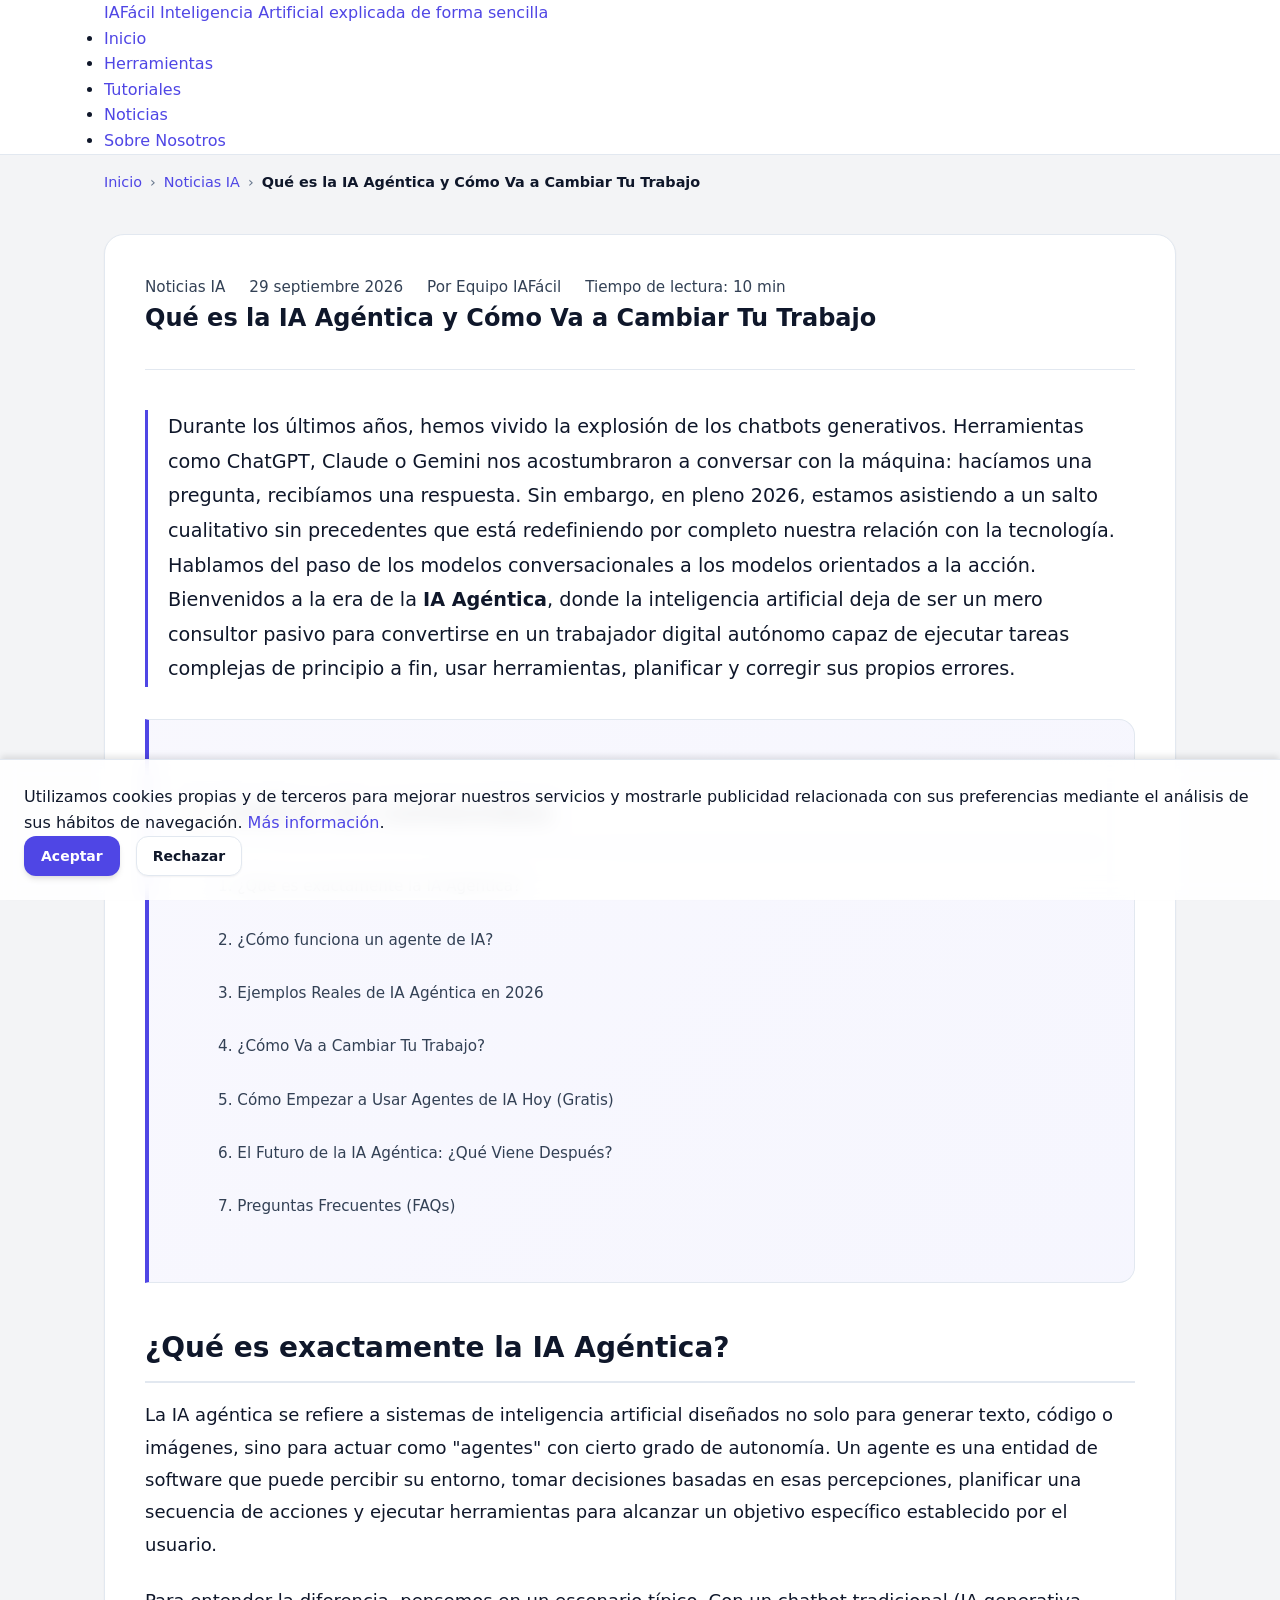
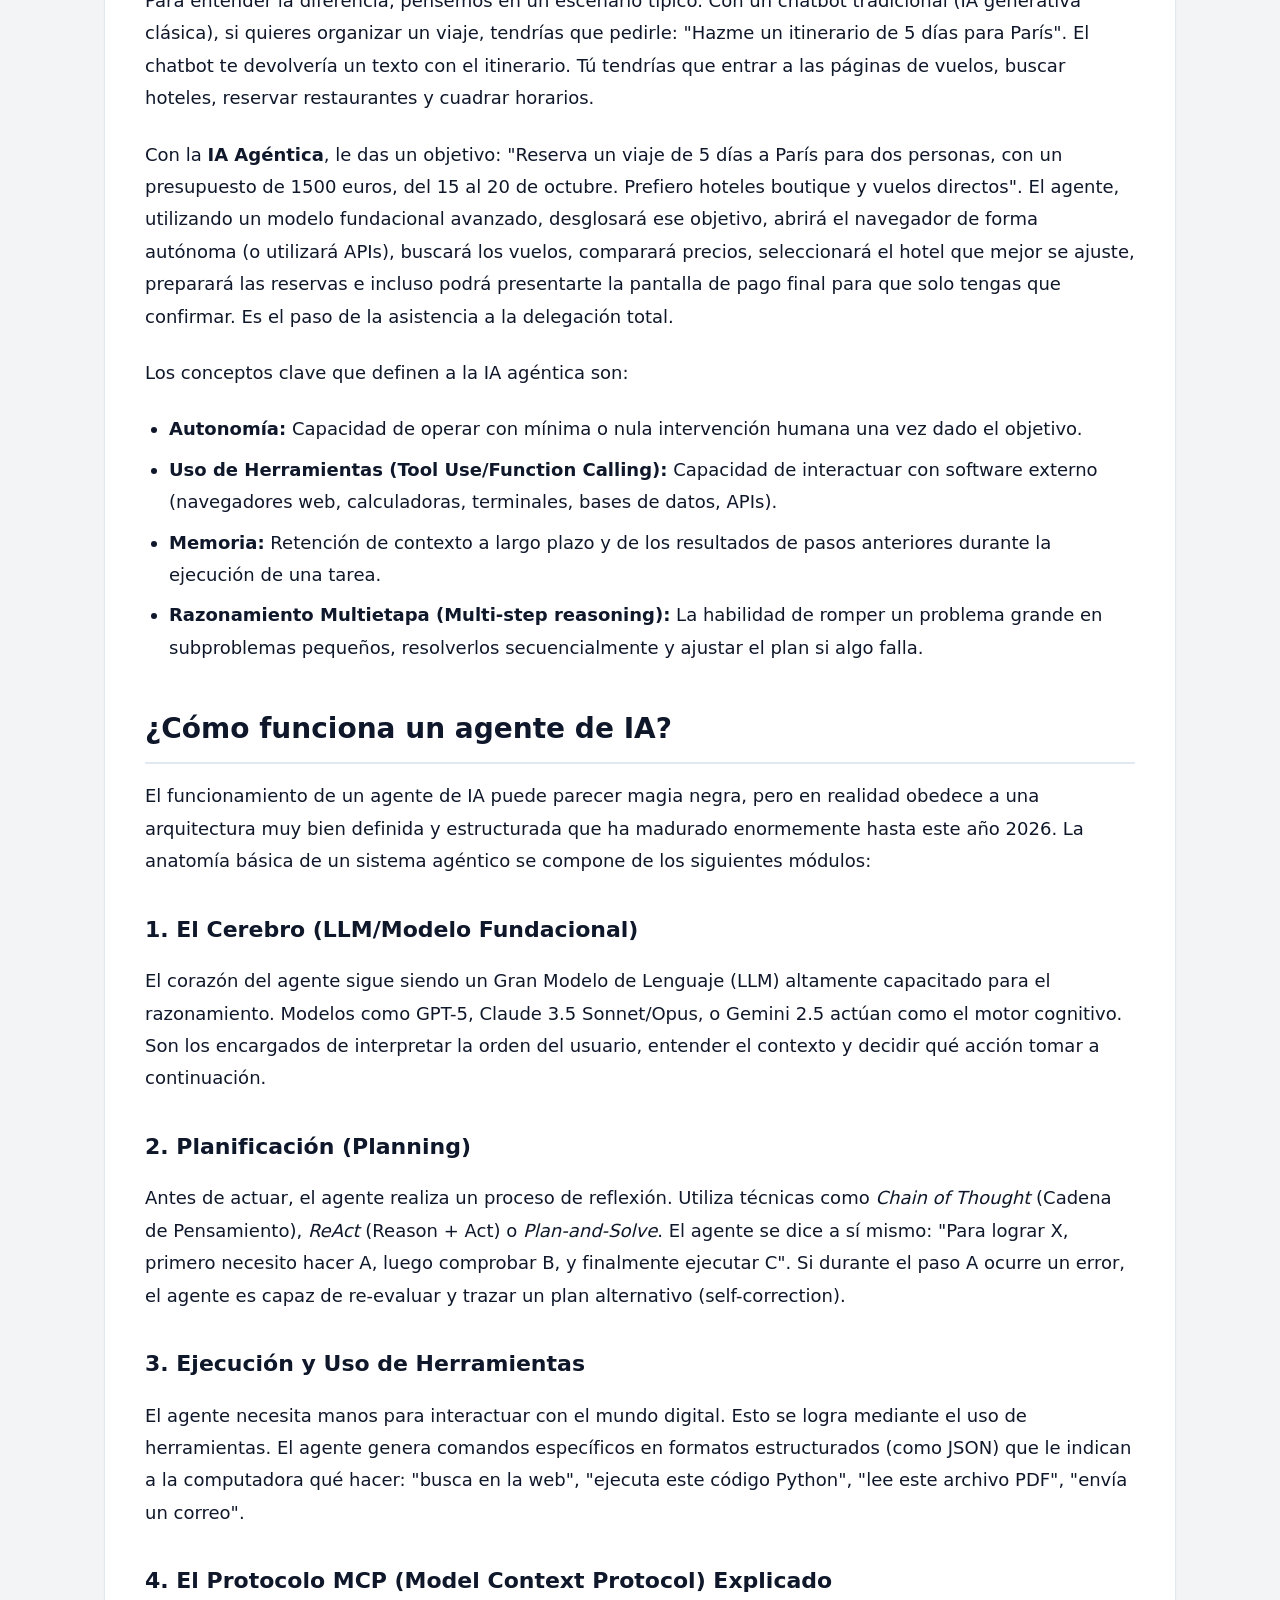
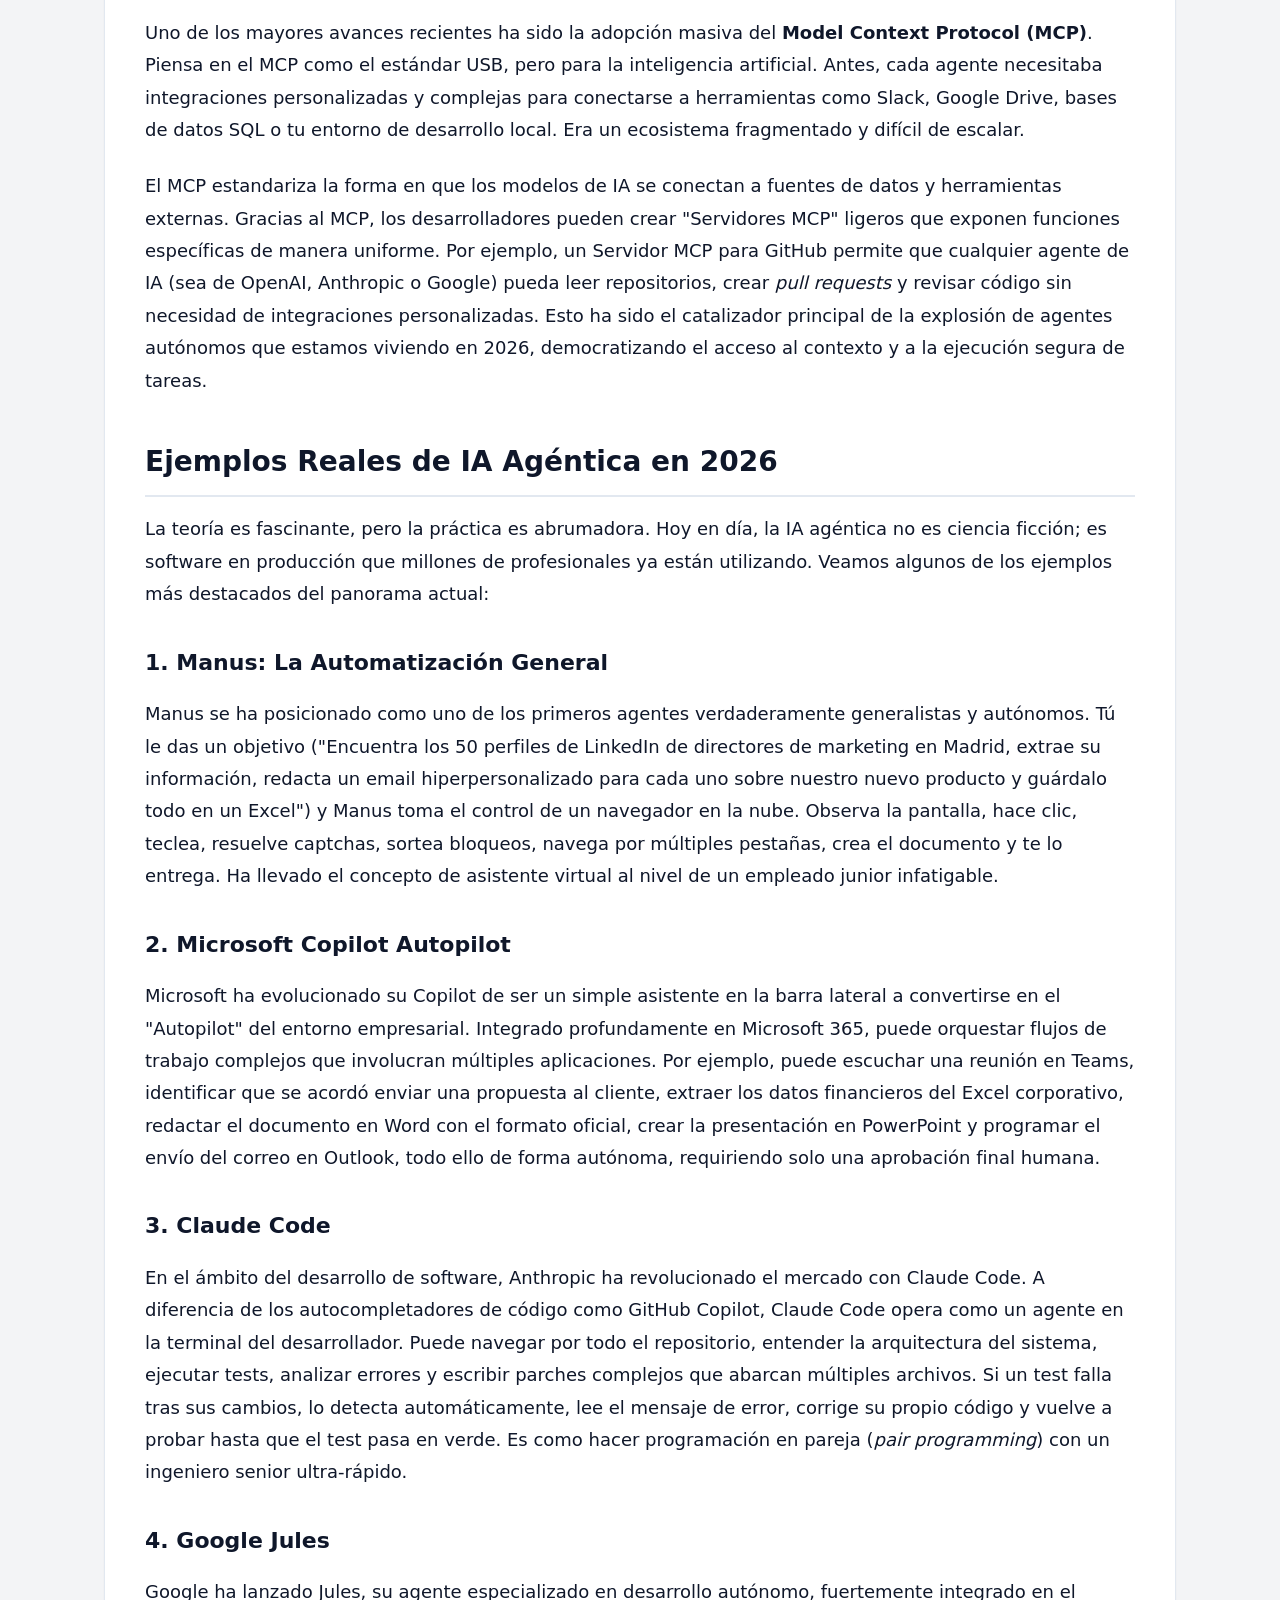
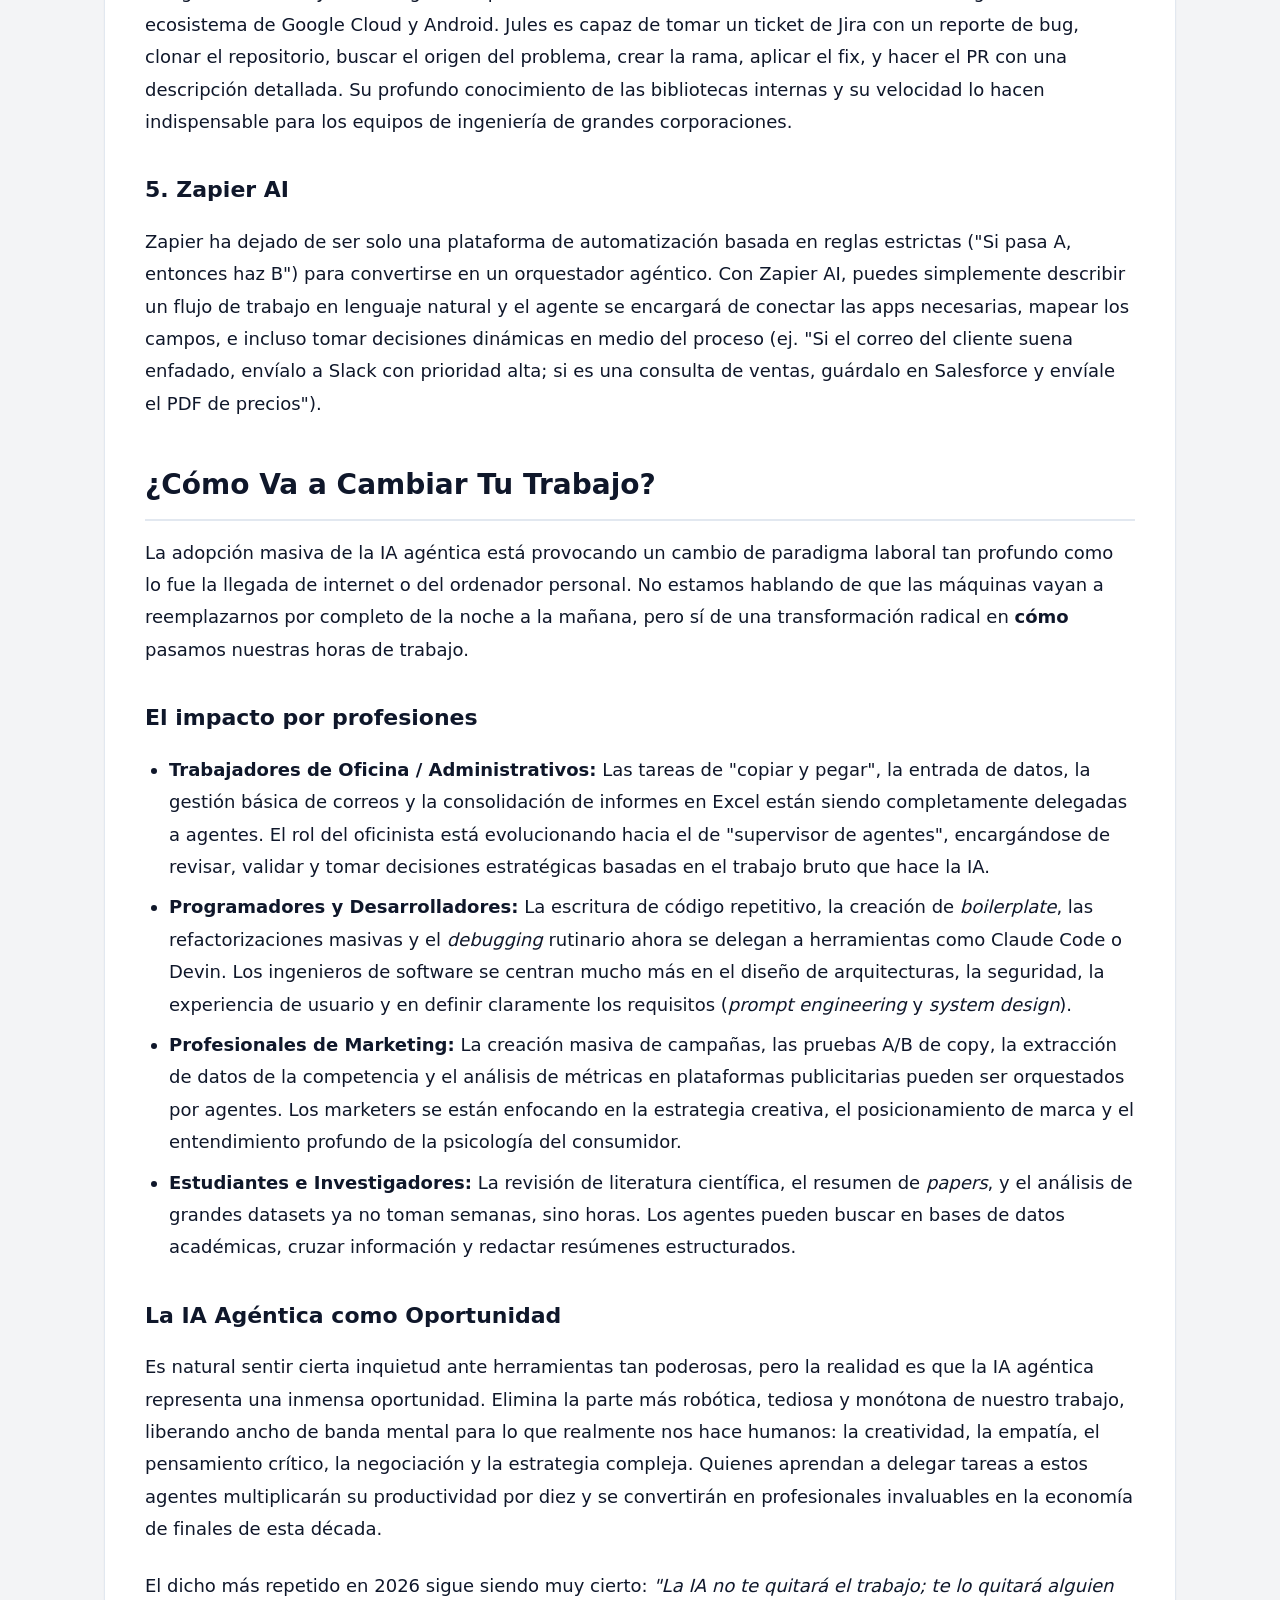
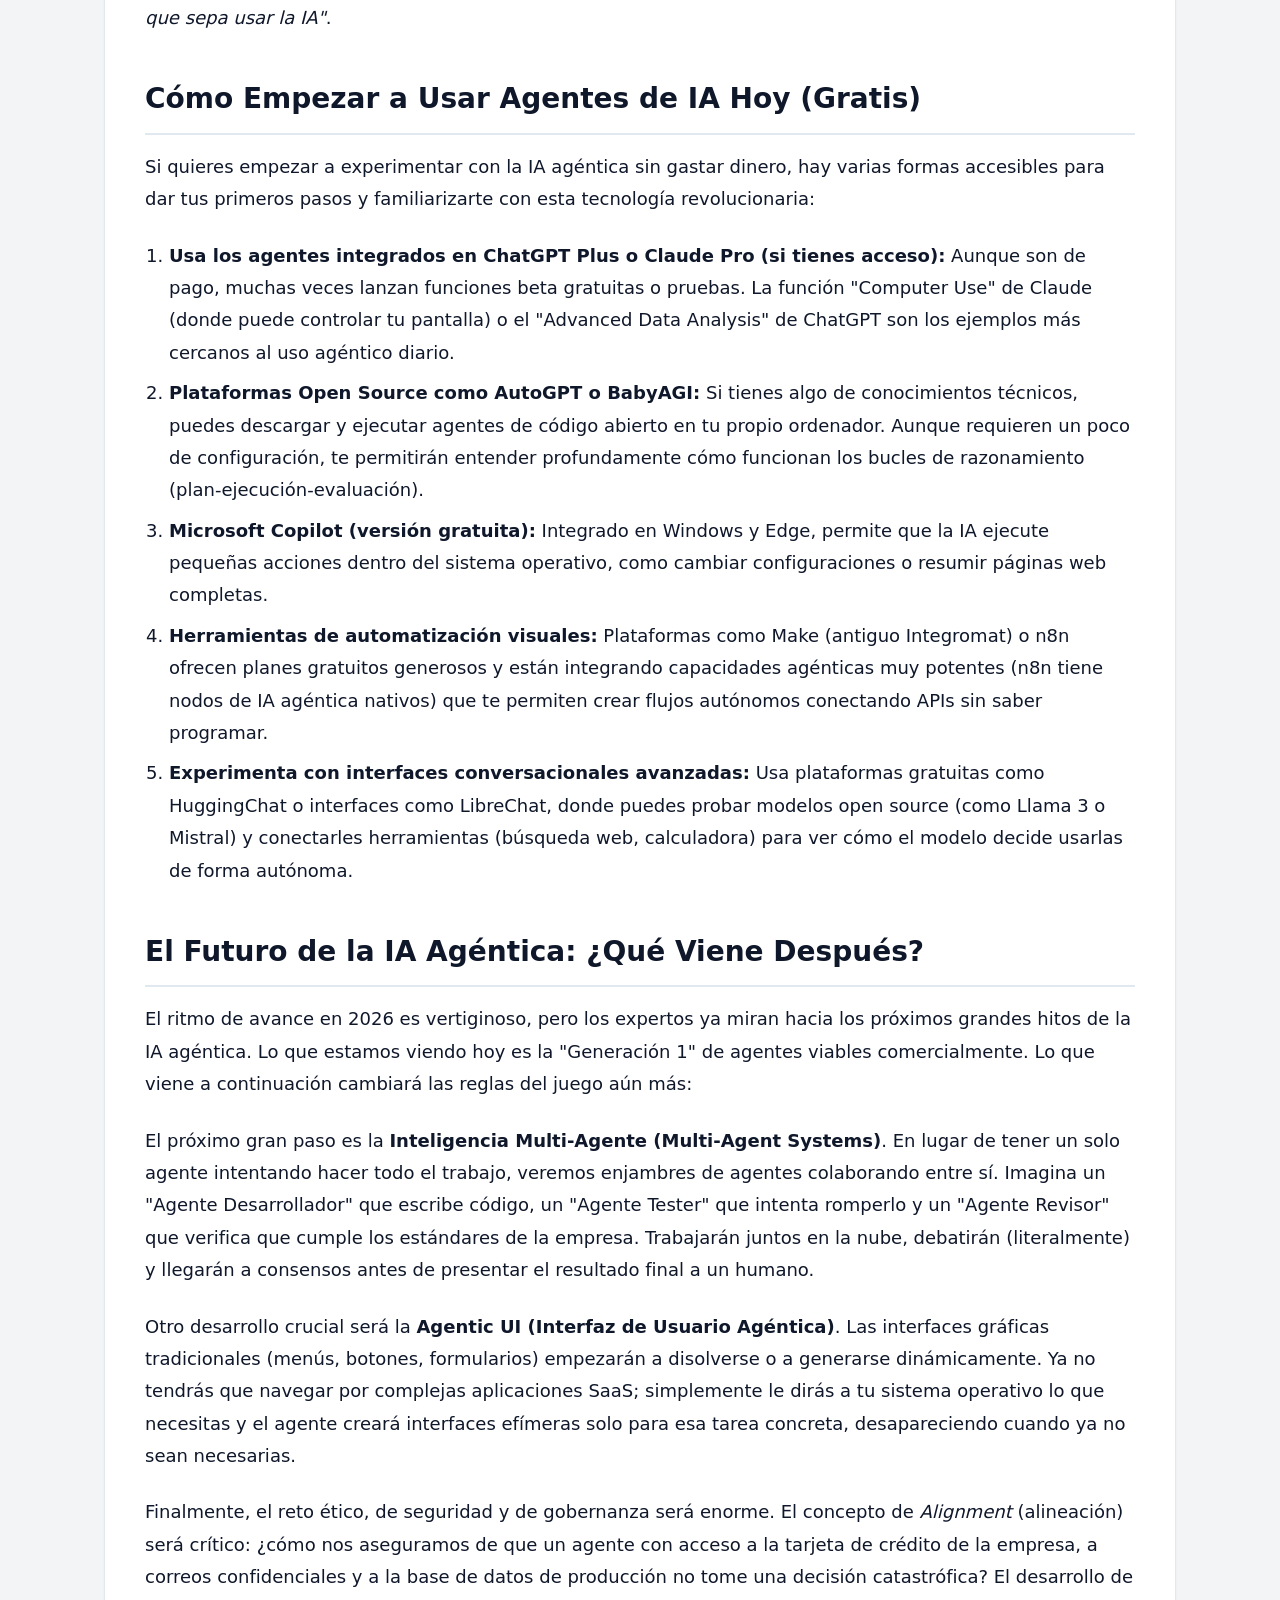
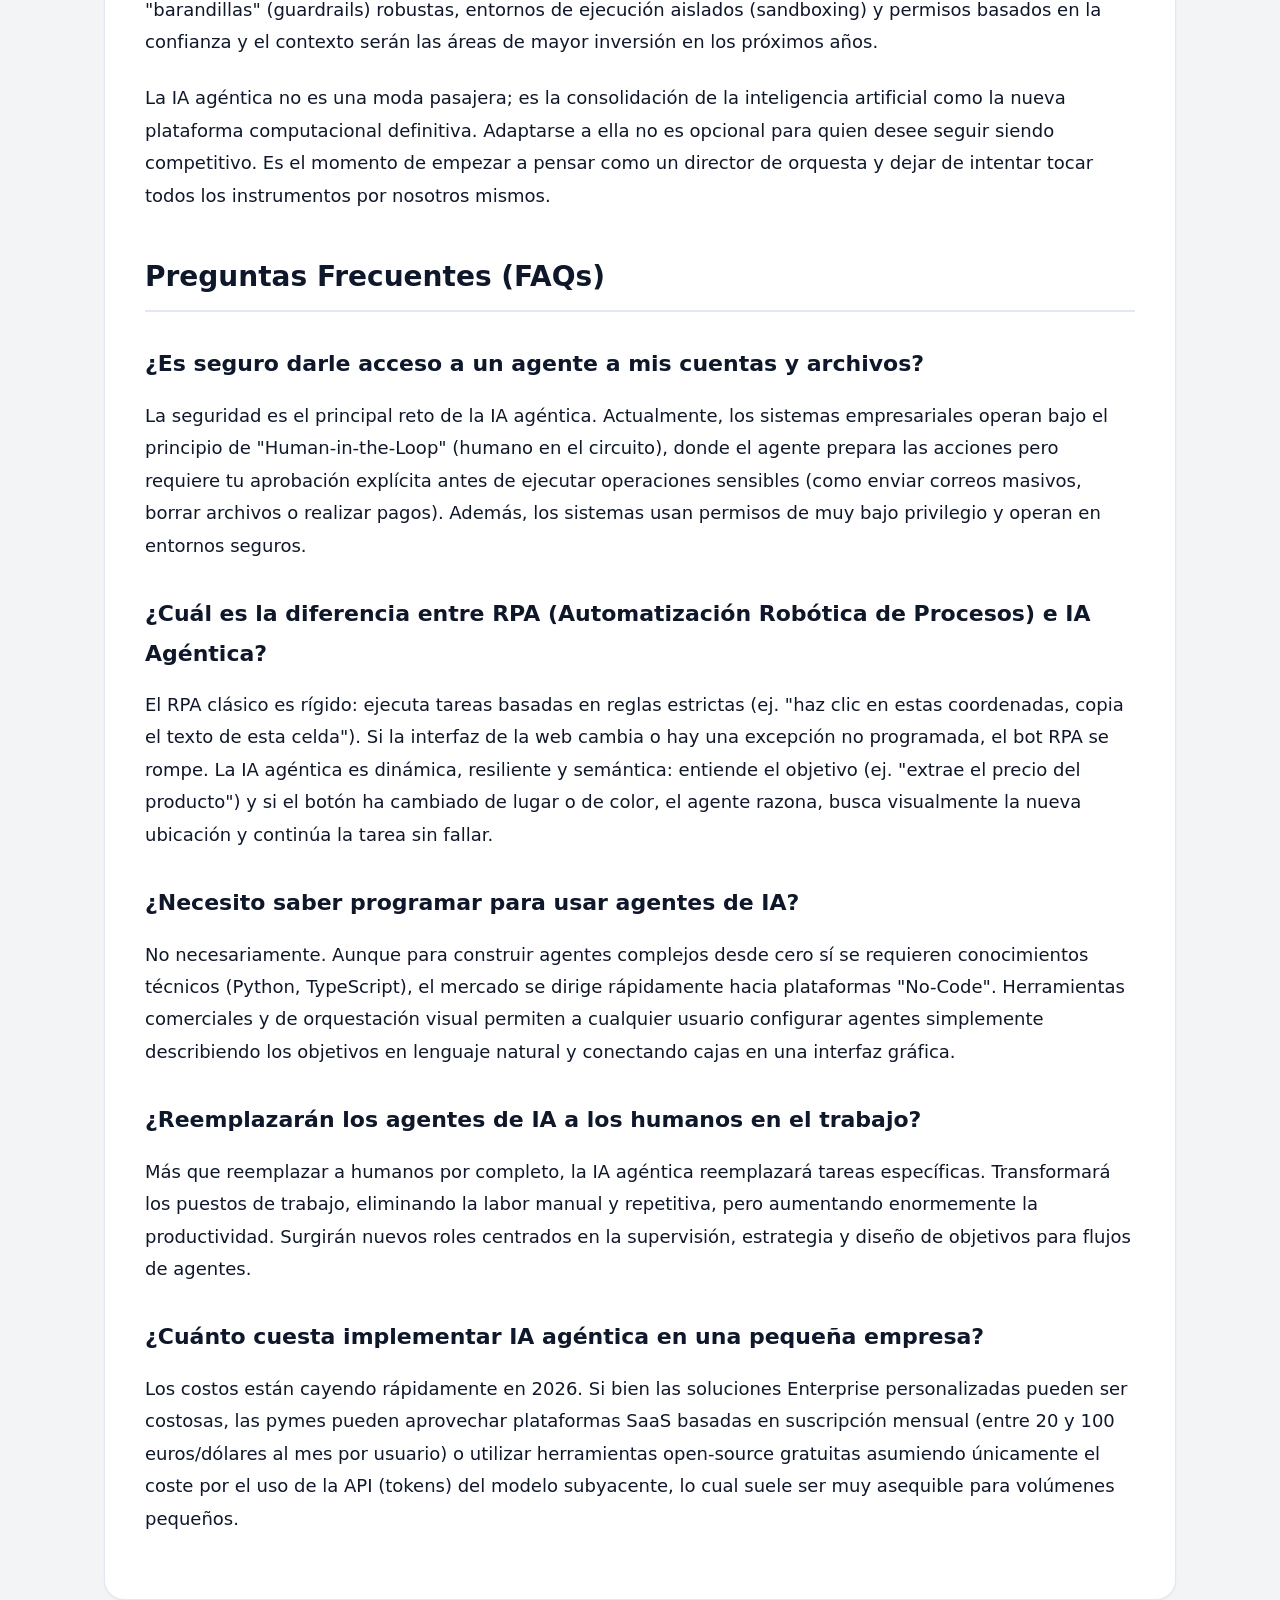
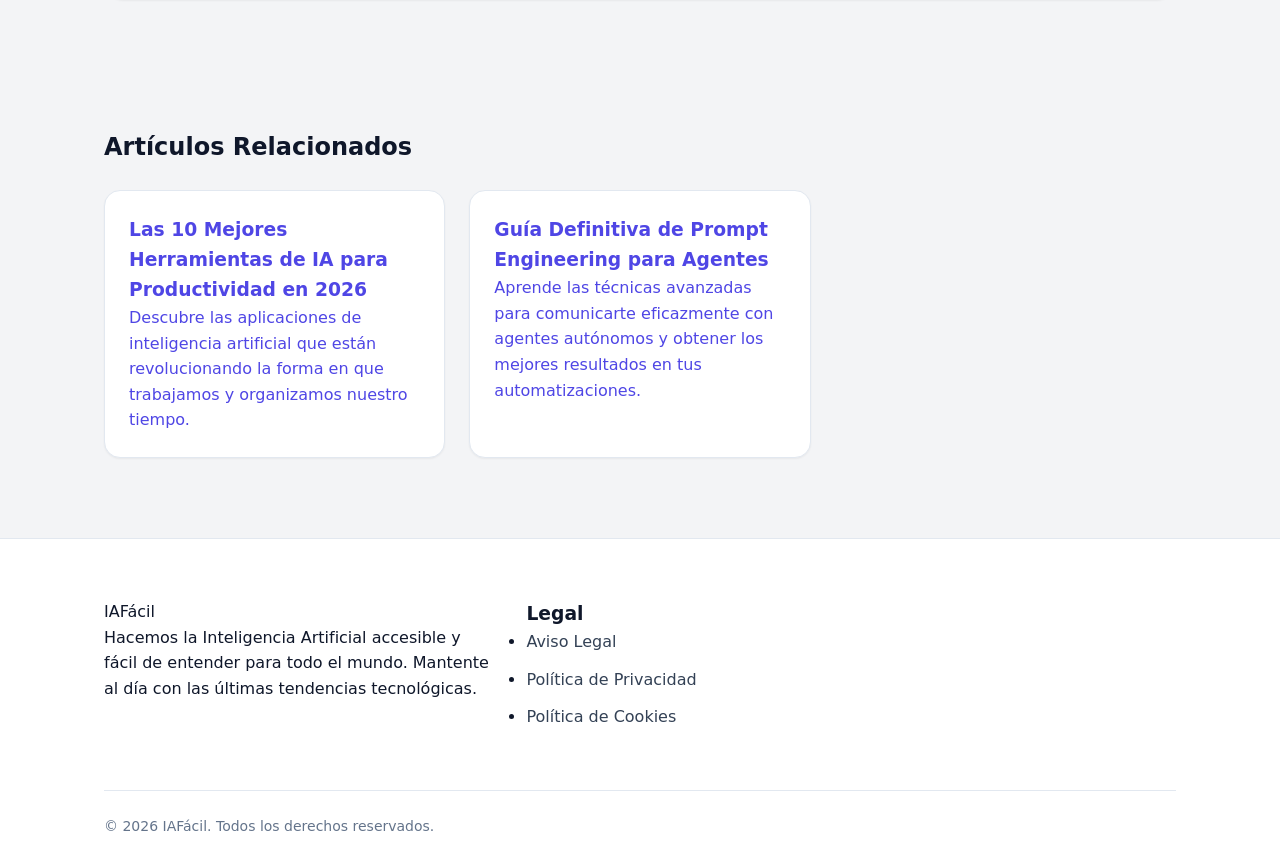
<file: iaAgentica.html>
<!DOCTYPE html>
<html lang="es-ES">
<head>
    <meta charset="UTF-8">
    <meta name="viewport" content="width=device-width, initial-scale=1.0">
    <title>Qué es la IA Agéntica y Cómo Va a Cambiar Tu Trabajo | IAFácil</title>
    <meta name="description" content="Descubre qué es la IA agéntica, cómo funcionan los agentes autónomos de inteligencia artificial y por qué es la tendencia tecnológica más importante de 2026.">
    <meta name="robots" content="index, follow">
    
    <!-- Open Graph Tags -->
    <meta property="og:type" content="article">
    <meta property="og:title" content="Qué es la IA Agéntica y Cómo Va a Cambiar Tu Trabajo">
    <meta property="og:description" content="Descubre qué es la IA agéntica, cómo funcionan los agentes autónomos de inteligencia artificial y por qué es la tendencia tecnológica más importante de 2026.">
    <meta property="og:url" content="https://iafacil.com/articles/que-es-ia-agentica.html">
    <meta property="og:site_name" content="IAFácil">
    <meta property="article:published_time" content="2026-09-29T08:00:00+02:00">
    <meta property="article:author" content="Equipo IAFácil">
    
    <!-- Canonical -->
    <link rel="canonical" href="https://iafacil.com/articles/que-es-ia-agentica.html">
    
    <!-- CSS -->
    <link rel="stylesheet" href="../css/style.css">
    
    <!-- JSON-LD Structured Data -->
    <script type="application/ld+json">
    {
      "@context": "https://schema.org",
      "@type": "Article",
      "mainEntityOfPage": {
        "@type": "WebPage",
        "@id": "https://iafacil.com/articles/que-es-ia-agentica.html"
      },
      "headline": "Qué es la IA Agéntica y Cómo Va a Cambiar Tu Trabajo",
      "description": "Descubre qué es la IA agéntica, cómo funcionan los agentes autónomos de inteligencia artificial y por qué es la tendencia tecnológica más importante de 2026.",
      "image": "https://iafacil.com/img/ia-agentica-hero.jpg",
      "author": {
        "@type": "Organization",
        "name": "Equipo IAFácil"
      },
      "publisher": {
        "@type": "Organization",
        "name": "IAFácil",
        "logo": {
          "@type": "ImageObject",
          "url": "https://iafacil.com/img/logo.png"
        }
      },
      "datePublished": "2026-09-29T08:00:00+02:00",
      "dateModified": "2026-09-29T08:00:00+02:00"
    }
    </script>
</head>
<body>
    <!-- Header & Navigation -->
    <header class="site-header">
        <div class="container">
            <div class="logo">
                <a href="../index.html">
                    <span class="brand-name">IAFácil</span>
                    <span class="tagline">Inteligencia Artificial explicada de forma sencilla</span>
                </a>
            </div>
            <nav class="main-nav">
                <ul>
                    <li><a href="../index.html">Inicio</a></li>
                    <li><a href="../herramientas.html">Herramientas</a></li>
                    <li><a href="../tutoriales.html">Tutoriales</a></li>
                    <li><a href="../noticias.html" class="active">Noticias</a></li>
                    <li><a href="../sobre-nosotros.html">Sobre Nosotros</a></li>
                </ul>
            </nav>
        </div>
    </header>

    <main class="container">
        <!-- Breadcrumbs -->
        <nav class="breadcrumbs" aria-label="Breadcrumb">
            <ol>
                <li><a href="../index.html">Inicio</a></li>
                <li><a href="../noticias.html">Noticias IA</a></li>
                <li aria-current="page">Qué es la IA Agéntica y Cómo Va a Cambiar Tu Trabajo</li>
            </ol>
        </nav>

        <article class="single-article">
            <header class="article-header">
                <div class="article-meta">
                    <span class="category">Noticias IA</span>
                    <span class="date">29 septiembre 2026</span>
                    <span class="author">Por Equipo IAFácil</span>
                    <span class="read-time">Tiempo de lectura: 10 min</span>
                </div>
                <h1>Qué es la IA Agéntica y Cómo Va a Cambiar Tu Trabajo</h1>
            </header>

            <div class="article-content">
                <div class="intro">
                    <p>Durante los últimos años, hemos vivido la explosión de los chatbots generativos. Herramientas como ChatGPT, Claude o Gemini nos acostumbraron a conversar con la máquina: hacíamos una pregunta, recibíamos una respuesta. Sin embargo, en pleno 2026, estamos asistiendo a un salto cualitativo sin precedentes que está redefiniendo por completo nuestra relación con la tecnología. Hablamos del paso de los modelos conversacionales a los modelos orientados a la acción. Bienvenidos a la era de la <strong>IA Agéntica</strong>, donde la inteligencia artificial deja de ser un mero consultor pasivo para convertirse en un trabajador digital autónomo capaz de ejecutar tareas complejas de principio a fin, usar herramientas, planificar y corregir sus propios errores.</p>
                </div>

                <!-- ADSENSE AD SLOT -->

                <nav id="toc" class="table-of-contents">
                    <h2>Índice de contenidos</h2>
                    <ul>
                        <li><a href="#que-es-exactamente">1. ¿Qué es exactamente la IA Agéntica?</a></li>
                        <li><a href="#como-funciona">2. ¿Cómo funciona un agente de IA?</a></li>
                        <li><a href="#ejemplos-reales">3. Ejemplos Reales de IA Agéntica en 2026</a></li>
                        <li><a href="#cambiar-trabajo">4. ¿Cómo Va a Cambiar Tu Trabajo?</a></li>
                        <li><a href="#como-empezar">5. Cómo Empezar a Usar Agentes de IA Hoy (Gratis)</a></li>
                        <li><a href="#futuro">6. El Futuro de la IA Agéntica: ¿Qué Viene Después?</a></li>
                        <li><a href="#faqs">7. Preguntas Frecuentes (FAQs)</a></li>
                    </ul>
                </nav>

                <h2 id="que-es-exactamente">¿Qué es exactamente la IA Agéntica?</h2>
                <p>La IA agéntica se refiere a sistemas de inteligencia artificial diseñados no solo para generar texto, código o imágenes, sino para actuar como "agentes" con cierto grado de autonomía. Un agente es una entidad de software que puede percibir su entorno, tomar decisiones basadas en esas percepciones, planificar una secuencia de acciones y ejecutar herramientas para alcanzar un objetivo específico establecido por el usuario.</p>
                <p>Para entender la diferencia, pensemos en un escenario típico. Con un chatbot tradicional (IA generativa clásica), si quieres organizar un viaje, tendrías que pedirle: "Hazme un itinerario de 5 días para París". El chatbot te devolvería un texto con el itinerario. Tú tendrías que entrar a las páginas de vuelos, buscar hoteles, reservar restaurantes y cuadrar horarios.</p>
                <p>Con la <strong>IA Agéntica</strong>, le das un objetivo: "Reserva un viaje de 5 días a París para dos personas, con un presupuesto de 1500 euros, del 15 al 20 de octubre. Prefiero hoteles boutique y vuelos directos". El agente, utilizando un modelo fundacional avanzado, desglosará ese objetivo, abrirá el navegador de forma autónoma (o utilizará APIs), buscará los vuelos, comparará precios, seleccionará el hotel que mejor se ajuste, preparará las reservas e incluso podrá presentarte la pantalla de pago final para que solo tengas que confirmar. Es el paso de la asistencia a la delegación total.</p>
                <p>Los conceptos clave que definen a la IA agéntica son:</p>
                <ul>
                    <li><strong>Autonomía:</strong> Capacidad de operar con mínima o nula intervención humana una vez dado el objetivo.</li>
                    <li><strong>Uso de Herramientas (Tool Use/Function Calling):</strong> Capacidad de interactuar con software externo (navegadores web, calculadoras, terminales, bases de datos, APIs).</li>
                    <li><strong>Memoria:</strong> Retención de contexto a largo plazo y de los resultados de pasos anteriores durante la ejecución de una tarea.</li>
                    <li><strong>Razonamiento Multietapa (Multi-step reasoning):</strong> La habilidad de romper un problema grande en subproblemas pequeños, resolverlos secuencialmente y ajustar el plan si algo falla.</li>
                </ul>

                <h2 id="como-funciona">¿Cómo funciona un agente de IA?</h2>
                <p>El funcionamiento de un agente de IA puede parecer magia negra, pero en realidad obedece a una arquitectura muy bien definida y estructurada que ha madurado enormemente hasta este año 2026. La anatomía básica de un sistema agéntico se compone de los siguientes módulos:</p>
                <h3>1. El Cerebro (LLM/Modelo Fundacional)</h3>
                <p>El corazón del agente sigue siendo un Gran Modelo de Lenguaje (LLM) altamente capacitado para el razonamiento. Modelos como GPT-5, Claude 3.5 Sonnet/Opus, o Gemini 2.5 actúan como el motor cognitivo. Son los encargados de interpretar la orden del usuario, entender el contexto y decidir qué acción tomar a continuación.</p>
                <h3>2. Planificación (Planning)</h3>
                <p>Antes de actuar, el agente realiza un proceso de reflexión. Utiliza técnicas como <em>Chain of Thought</em> (Cadena de Pensamiento), <em>ReAct</em> (Reason + Act) o <em>Plan-and-Solve</em>. El agente se dice a sí mismo: "Para lograr X, primero necesito hacer A, luego comprobar B, y finalmente ejecutar C". Si durante el paso A ocurre un error, el agente es capaz de re-evaluar y trazar un plan alternativo (self-correction).</p>
                <h3>3. Ejecución y Uso de Herramientas</h3>
                <p>El agente necesita manos para interactuar con el mundo digital. Esto se logra mediante el uso de herramientas. El agente genera comandos específicos en formatos estructurados (como JSON) que le indican a la computadora qué hacer: "busca en la web", "ejecuta este código Python", "lee este archivo PDF", "envía un correo".</p>
                
                <!-- ADSENSE AD SLOT -->

                <h3>4. El Protocolo MCP (Model Context Protocol) Explicado</h3>
                <p>Uno de los mayores avances recientes ha sido la adopción masiva del <strong>Model Context Protocol (MCP)</strong>. Piensa en el MCP como el estándar USB, pero para la inteligencia artificial. Antes, cada agente necesitaba integraciones personalizadas y complejas para conectarse a herramientas como Slack, Google Drive, bases de datos SQL o tu entorno de desarrollo local. Era un ecosistema fragmentado y difícil de escalar.</p>
                <p>El MCP estandariza la forma en que los modelos de IA se conectan a fuentes de datos y herramientas externas. Gracias al MCP, los desarrolladores pueden crear "Servidores MCP" ligeros que exponen funciones específicas de manera uniforme. Por ejemplo, un Servidor MCP para GitHub permite que cualquier agente de IA (sea de OpenAI, Anthropic o Google) pueda leer repositorios, crear <em>pull requests</em> y revisar código sin necesidad de integraciones personalizadas. Esto ha sido el catalizador principal de la explosión de agentes autónomos que estamos viviendo en 2026, democratizando el acceso al contexto y a la ejecución segura de tareas.</p>

                <h2 id="ejemplos-reales">Ejemplos Reales de IA Agéntica en 2026</h2>
                <p>La teoría es fascinante, pero la práctica es abrumadora. Hoy en día, la IA agéntica no es ciencia ficción; es software en producción que millones de profesionales ya están utilizando. Veamos algunos de los ejemplos más destacados del panorama actual:</p>

                <h3>1. Manus: La Automatización General</h3>
                <p>Manus se ha posicionado como uno de los primeros agentes verdaderamente generalistas y autónomos. Tú le das un objetivo ("Encuentra los 50 perfiles de LinkedIn de directores de marketing en Madrid, extrae su información, redacta un email hiperpersonalizado para cada uno sobre nuestro nuevo producto y guárdalo todo en un Excel") y Manus toma el control de un navegador en la nube. Observa la pantalla, hace clic, teclea, resuelve captchas, sortea bloqueos, navega por múltiples pestañas, crea el documento y te lo entrega. Ha llevado el concepto de asistente virtual al nivel de un empleado junior infatigable.</p>

                <h3>2. Microsoft Copilot Autopilot</h3>
                <p>Microsoft ha evolucionado su Copilot de ser un simple asistente en la barra lateral a convertirse en el "Autopilot" del entorno empresarial. Integrado profundamente en Microsoft 365, puede orquestar flujos de trabajo complejos que involucran múltiples aplicaciones. Por ejemplo, puede escuchar una reunión en Teams, identificar que se acordó enviar una propuesta al cliente, extraer los datos financieros del Excel corporativo, redactar el documento en Word con el formato oficial, crear la presentación en PowerPoint y programar el envío del correo en Outlook, todo ello de forma autónoma, requiriendo solo una aprobación final humana.</p>

                <h3>3. Claude Code</h3>
                <p>En el ámbito del desarrollo de software, Anthropic ha revolucionado el mercado con Claude Code. A diferencia de los autocompletadores de código como GitHub Copilot, Claude Code opera como un agente en la terminal del desarrollador. Puede navegar por todo el repositorio, entender la arquitectura del sistema, ejecutar tests, analizar errores y escribir parches complejos que abarcan múltiples archivos. Si un test falla tras sus cambios, lo detecta automáticamente, lee el mensaje de error, corrige su propio código y vuelve a probar hasta que el test pasa en verde. Es como hacer programación en pareja (<em>pair programming</em>) con un ingeniero senior ultra-rápido.</p>

                <h3>4. Google Jules</h3>
                <p>Google ha lanzado Jules, su agente especializado en desarrollo autónomo, fuertemente integrado en el ecosistema de Google Cloud y Android. Jules es capaz de tomar un ticket de Jira con un reporte de bug, clonar el repositorio, buscar el origen del problema, crear la rama, aplicar el fix, y hacer el PR con una descripción detallada. Su profundo conocimiento de las bibliotecas internas y su velocidad lo hacen indispensable para los equipos de ingeniería de grandes corporaciones.</p>

                <h3>5. Zapier AI</h3>
                <p>Zapier ha dejado de ser solo una plataforma de automatización basada en reglas estrictas ("Si pasa A, entonces haz B") para convertirse en un orquestador agéntico. Con Zapier AI, puedes simplemente describir un flujo de trabajo en lenguaje natural y el agente se encargará de conectar las apps necesarias, mapear los campos, e incluso tomar decisiones dinámicas en medio del proceso (ej. "Si el correo del cliente suena enfadado, envíalo a Slack con prioridad alta; si es una consulta de ventas, guárdalo en Salesforce y envíale el PDF de precios").</p>

                <h2 id="cambiar-trabajo">¿Cómo Va a Cambiar Tu Trabajo?</h2>
                <p>La adopción masiva de la IA agéntica está provocando un cambio de paradigma laboral tan profundo como lo fue la llegada de internet o del ordenador personal. No estamos hablando de que las máquinas vayan a reemplazarnos por completo de la noche a la mañana, pero sí de una transformación radical en <strong>cómo</strong> pasamos nuestras horas de trabajo.</p>
                
                <h3>El impacto por profesiones</h3>
                <ul>
                    <li><strong>Trabajadores de Oficina / Administrativos:</strong> Las tareas de "copiar y pegar", la entrada de datos, la gestión básica de correos y la consolidación de informes en Excel están siendo completamente delegadas a agentes. El rol del oficinista está evolucionando hacia el de "supervisor de agentes", encargándose de revisar, validar y tomar decisiones estratégicas basadas en el trabajo bruto que hace la IA.</li>
                    <li><strong>Programadores y Desarrolladores:</strong> La escritura de código repetitivo, la creación de <em>boilerplate</em>, las refactorizaciones masivas y el <em>debugging</em> rutinario ahora se delegan a herramientas como Claude Code o Devin. Los ingenieros de software se centran mucho más en el diseño de arquitecturas, la seguridad, la experiencia de usuario y en definir claramente los requisitos (<em>prompt engineering</em> y <em>system design</em>).</li>
                    <li><strong>Profesionales de Marketing:</strong> La creación masiva de campañas, las pruebas A/B de copy, la extracción de datos de la competencia y el análisis de métricas en plataformas publicitarias pueden ser orquestados por agentes. Los marketers se están enfocando en la estrategia creativa, el posicionamiento de marca y el entendimiento profundo de la psicología del consumidor.</li>
                    <li><strong>Estudiantes e Investigadores:</strong> La revisión de literatura científica, el resumen de <em>papers</em>, y el análisis de grandes datasets ya no toman semanas, sino horas. Los agentes pueden buscar en bases de datos académicas, cruzar información y redactar resúmenes estructurados.</li>
                </ul>

                <h3>La IA Agéntica como Oportunidad</h3>
                <p>Es natural sentir cierta inquietud ante herramientas tan poderosas, pero la realidad es que la IA agéntica representa una inmensa oportunidad. Elimina la parte más robótica, tediosa y monótona de nuestro trabajo, liberando ancho de banda mental para lo que realmente nos hace humanos: la creatividad, la empatía, el pensamiento crítico, la negociación y la estrategia compleja. Quienes aprendan a delegar tareas a estos agentes multiplicarán su productividad por diez y se convertirán en profesionales invaluables en la economía de finales de esta década.</p>
                <p>El dicho más repetido en 2026 sigue siendo muy cierto: <em>"La IA no te quitará el trabajo; te lo quitará alguien que sepa usar la IA"</em>.</p>

                <!-- ADSENSE AD SLOT -->

                <h2 id="como-empezar">Cómo Empezar a Usar Agentes de IA Hoy (Gratis)</h2>
                <p>Si quieres empezar a experimentar con la IA agéntica sin gastar dinero, hay varias formas accesibles para dar tus primeros pasos y familiarizarte con esta tecnología revolucionaria:</p>
                <ol>
                    <li><strong>Usa los agentes integrados en ChatGPT Plus o Claude Pro (si tienes acceso):</strong> Aunque son de pago, muchas veces lanzan funciones beta gratuitas o pruebas. La función "Computer Use" de Claude (donde puede controlar tu pantalla) o el "Advanced Data Analysis" de ChatGPT son los ejemplos más cercanos al uso agéntico diario.</li>
                    <li><strong>Plataformas Open Source como AutoGPT o BabyAGI:</strong> Si tienes algo de conocimientos técnicos, puedes descargar y ejecutar agentes de código abierto en tu propio ordenador. Aunque requieren un poco de configuración, te permitirán entender profundamente cómo funcionan los bucles de razonamiento (plan-ejecución-evaluación).</li>
                    <li><strong>Microsoft Copilot (versión gratuita):</strong> Integrado en Windows y Edge, permite que la IA ejecute pequeñas acciones dentro del sistema operativo, como cambiar configuraciones o resumir páginas web completas.</li>
                    <li><strong>Herramientas de automatización visuales:</strong> Plataformas como Make (antiguo Integromat) o n8n ofrecen planes gratuitos generosos y están integrando capacidades agénticas muy potentes (n8n tiene nodos de IA agéntica nativos) que te permiten crear flujos autónomos conectando APIs sin saber programar.</li>
                    <li><strong>Experimenta con interfaces conversacionales avanzadas:</strong> Usa plataformas gratuitas como HuggingChat o interfaces como LibreChat, donde puedes probar modelos open source (como Llama 3 o Mistral) y conectarles herramientas (búsqueda web, calculadora) para ver cómo el modelo decide usarlas de forma autónoma.</li>
                </ol>

                <h2 id="futuro">El Futuro de la IA Agéntica: ¿Qué Viene Después?</h2>
                <p>El ritmo de avance en 2026 es vertiginoso, pero los expertos ya miran hacia los próximos grandes hitos de la IA agéntica. Lo que estamos viendo hoy es la "Generación 1" de agentes viables comercialmente. Lo que viene a continuación cambiará las reglas del juego aún más:</p>
                <p>El próximo gran paso es la <strong>Inteligencia Multi-Agente (Multi-Agent Systems)</strong>. En lugar de tener un solo agente intentando hacer todo el trabajo, veremos enjambres de agentes colaborando entre sí. Imagina un "Agente Desarrollador" que escribe código, un "Agente Tester" que intenta romperlo y un "Agente Revisor" que verifica que cumple los estándares de la empresa. Trabajarán juntos en la nube, debatirán (literalmente) y llegarán a consensos antes de presentar el resultado final a un humano.</p>
                <p>Otro desarrollo crucial será la <strong>Agentic UI (Interfaz de Usuario Agéntica)</strong>. Las interfaces gráficas tradicionales (menús, botones, formularios) empezarán a disolverse o a generarse dinámicamente. Ya no tendrás que navegar por complejas aplicaciones SaaS; simplemente le dirás a tu sistema operativo lo que necesitas y el agente creará interfaces efímeras solo para esa tarea concreta, desapareciendo cuando ya no sean necesarias.</p>
                <p>Finalmente, el reto ético, de seguridad y de gobernanza será enorme. El concepto de <em>Alignment</em> (alineación) será crítico: ¿cómo nos aseguramos de que un agente con acceso a la tarjeta de crédito de la empresa, a correos confidenciales y a la base de datos de producción no tome una decisión catastrófica? El desarrollo de "barandillas" (guardrails) robustas, entornos de ejecución aislados (sandboxing) y permisos basados en la confianza y el contexto serán las áreas de mayor inversión en los próximos años.</p>
                <p>La IA agéntica no es una moda pasajera; es la consolidación de la inteligencia artificial como la nueva plataforma computacional definitiva. Adaptarse a ella no es opcional para quien desee seguir siendo competitivo. Es el momento de empezar a pensar como un director de orquesta y dejar de intentar tocar todos los instrumentos por nosotros mismos.</p>

                <h2 id="faqs">Preguntas Frecuentes (FAQs)</h2>
                <div class="faq-accordion">
                    <div class="faq-item">
                        <h3>¿Es seguro darle acceso a un agente a mis cuentas y archivos?</h3>
                        <p>La seguridad es el principal reto de la IA agéntica. Actualmente, los sistemas empresariales operan bajo el principio de "Human-in-the-Loop" (humano en el circuito), donde el agente prepara las acciones pero requiere tu aprobación explícita antes de ejecutar operaciones sensibles (como enviar correos masivos, borrar archivos o realizar pagos). Además, los sistemas usan permisos de muy bajo privilegio y operan en entornos seguros.</p>
                    </div>
                    <div class="faq-item">
                        <h3>¿Cuál es la diferencia entre RPA (Automatización Robótica de Procesos) e IA Agéntica?</h3>
                        <p>El RPA clásico es rígido: ejecuta tareas basadas en reglas estrictas (ej. "haz clic en estas coordenadas, copia el texto de esta celda"). Si la interfaz de la web cambia o hay una excepción no programada, el bot RPA se rompe. La IA agéntica es dinámica, resiliente y semántica: entiende el objetivo (ej. "extrae el precio del producto") y si el botón ha cambiado de lugar o de color, el agente razona, busca visualmente la nueva ubicación y continúa la tarea sin fallar.</p>
                    </div>
                    <div class="faq-item">
                        <h3>¿Necesito saber programar para usar agentes de IA?</h3>
                        <p>No necesariamente. Aunque para construir agentes complejos desde cero sí se requieren conocimientos técnicos (Python, TypeScript), el mercado se dirige rápidamente hacia plataformas "No-Code". Herramientas comerciales y de orquestación visual permiten a cualquier usuario configurar agentes simplemente describiendo los objetivos en lenguaje natural y conectando cajas en una interfaz gráfica.</p>
                    </div>
                    <div class="faq-item">
                        <h3>¿Reemplazarán los agentes de IA a los humanos en el trabajo?</h3>
                        <p>Más que reemplazar a humanos por completo, la IA agéntica reemplazará tareas específicas. Transformará los puestos de trabajo, eliminando la labor manual y repetitiva, pero aumentando enormemente la productividad. Surgirán nuevos roles centrados en la supervisión, estrategia y diseño de objetivos para flujos de agentes.</p>
                    </div>
                    <div class="faq-item">
                        <h3>¿Cuánto cuesta implementar IA agéntica en una pequeña empresa?</h3>
                        <p>Los costos están cayendo rápidamente en 2026. Si bien las soluciones Enterprise personalizadas pueden ser costosas, las pymes pueden aprovechar plataformas SaaS basadas en suscripción mensual (entre 20 y 100 euros/dólares al mes por usuario) o utilizar herramientas open-source gratuitas asumiendo únicamente el coste por el uso de la API (tokens) del modelo subyacente, lo cual suele ser muy asequible para volúmenes pequeños.</p>
                    </div>
                </div>
            </div>
        </article>

        <!-- Related Articles -->
        <section class="related-articles">
            <h2>Artículos Relacionados</h2>
            <div class="article-grid">
                <article class="card">
                    <a href="mejores-herramientas-ia-2026.html">
                        <div class="card-content">
                            <h3>Las 10 Mejores Herramientas de IA para Productividad en 2026</h3>
                            <p>Descubre las aplicaciones de inteligencia artificial que están revolucionando la forma en que trabajamos y organizamos nuestro tiempo.</p>
                        </div>
                    </a>
                </article>
                <article class="card">
                    <a href="guia-prompt-engineering.html">
                        <div class="card-content">
                            <h3>Guía Definitiva de Prompt Engineering para Agentes</h3>
                            <p>Aprende las técnicas avanzadas para comunicarte eficazmente con agentes autónomos y obtener los mejores resultados en tus automatizaciones.</p>
                        </div>
                    </a>
                </article>
            </div>
        </section>
    </main>

    <!-- Footer -->
    <footer class="site-footer">
        <div class="container">
            <div class="footer-grid">
                <div class="footer-about">
                    <span class="brand-name">IAFácil</span>
                    <p>Hacemos la Inteligencia Artificial accesible y fácil de entender para todo el mundo. Mantente al día con las últimas tendencias tecnológicas.</p>
                </div>
                <div class="footer-links">
                    <h3>Legal</h3>
                    <ul>
                        <li><a href="../aviso-legal.html">Aviso Legal</a></li>
                        <li><a href="../politica-privacidad.html">Política de Privacidad</a></li>
                        <li><a href="../politica-cookies.html">Política de Cookies</a></li>
                    </ul>
                </div>
            </div>
            <div class="footer-bottom">
                <p>&copy; 2026 IAFácil. Todos los derechos reservados.</p>
            </div>
        </div>
    </footer>

    <!-- Cookie Banner -->
    <div id="cookie-banner" class="cookie-banner">
        <p>Utilizamos cookies propias y de terceros para mejorar nuestros servicios y mostrarle publicidad relacionada con sus preferencias mediante el análisis de sus hábitos de navegación. <a href="../politica-cookies.html">Más información</a>.</p>
        <div class="cookie-buttons">
            <button id="accept-cookies" class="btn btn-primary">Aceptar</button>
            <button id="reject-cookies" class="btn btn-secondary">Rechazar</button>
        </div>
    </div>

    <!-- JavaScript -->
    <script src="../js/main.js"></script>
</body>
</html>
</file>
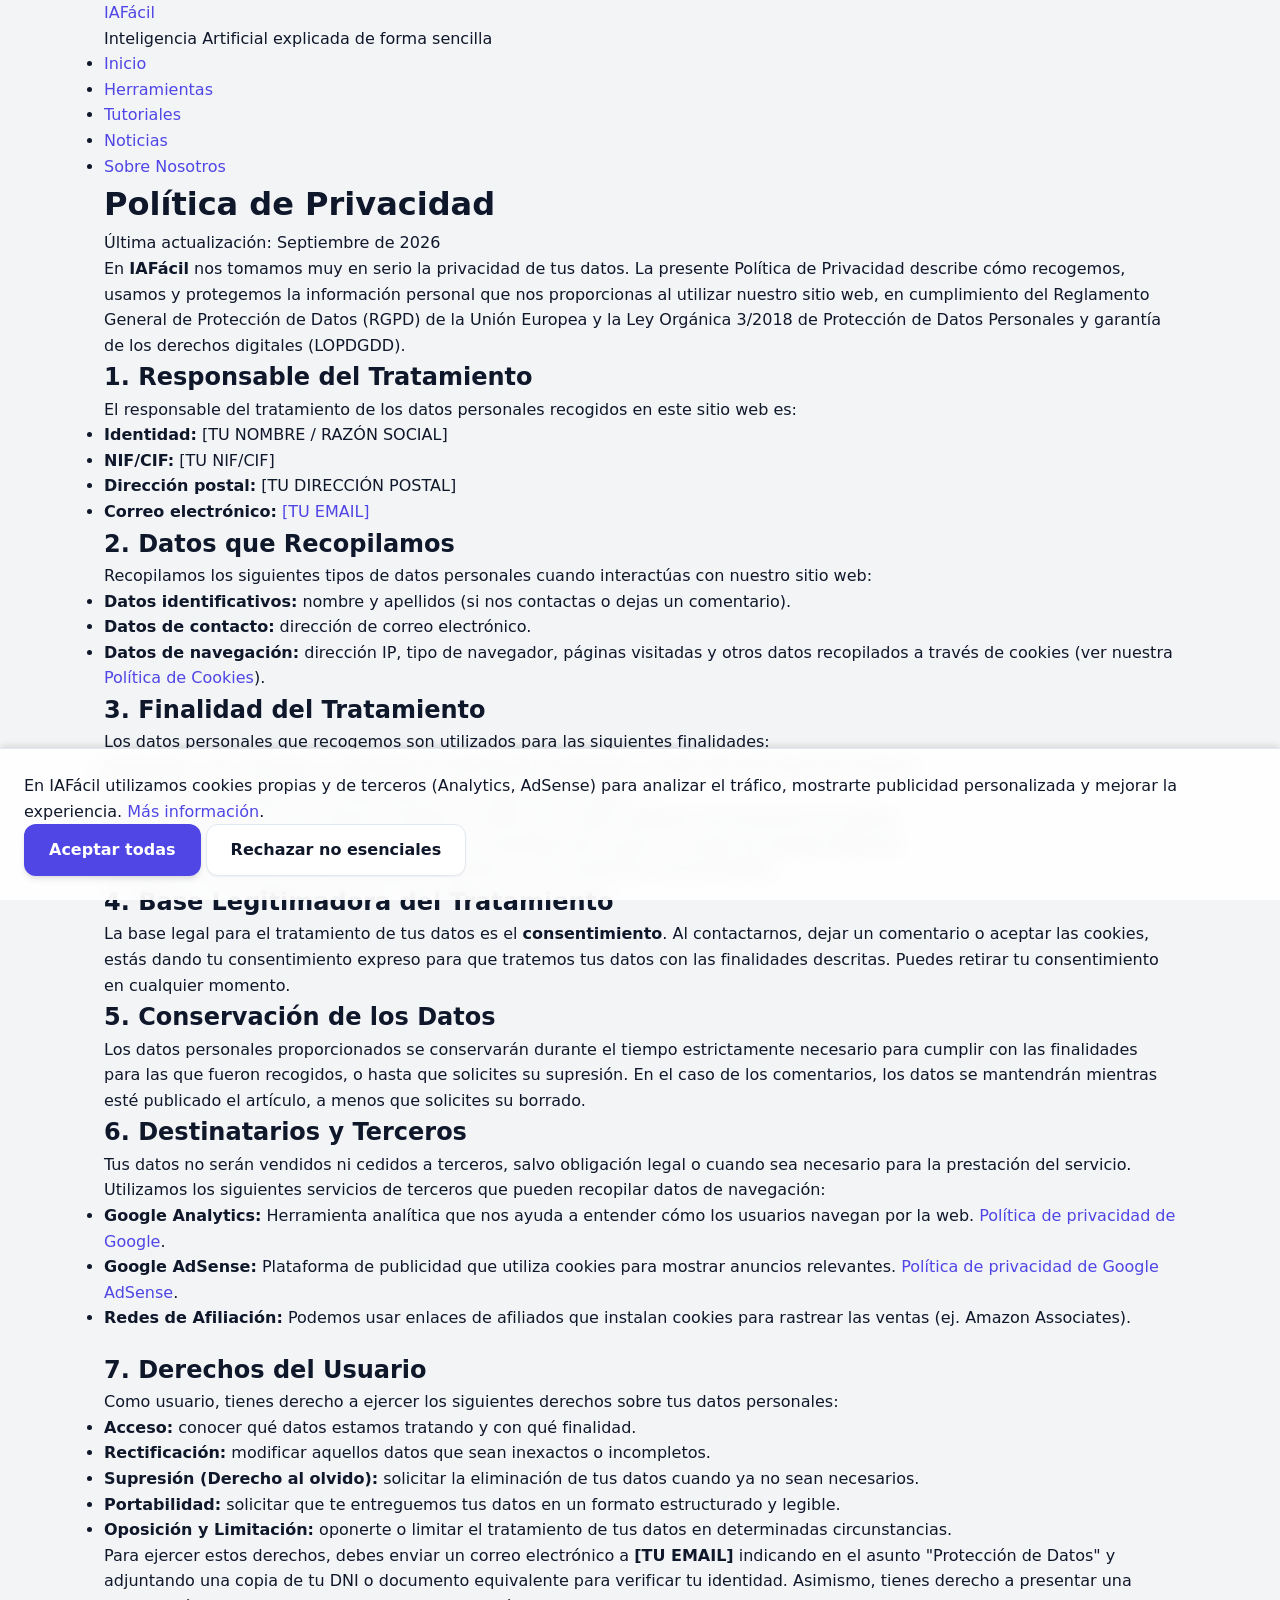
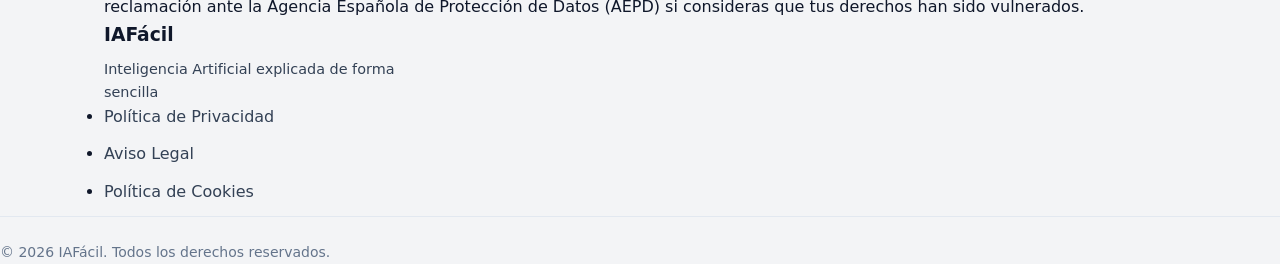
<file: privacidad.html>
﻿<!DOCTYPE html>
<html lang="es-ES">
<head>
    <meta charset="UTF-8">
    <meta name="viewport" content="width=device-width, initial-scale=1.0">
    <title>Política de Privacidad - IAFácil</title>
    <meta name="description" content="Política de privacidad de IAFácil. Información sobre el tratamiento de datos personales conforme al RGPD.">
    <link rel="stylesheet" href="css/style.css">
    <link rel="canonical" href="https://iafacil.com/privacidad.html">
    <meta property="og:title" content="Política de Privacidad - IAFácil">
    <meta property="og:description" content="Política de privacidad de IAFácil. Información sobre el tratamiento de datos personales conforme al RGPD.">
    <meta property="og:type" content="website">
    <script type="application/ld+json">
    {
      "@context": "https://schema.org",
      "@type": "WebPage",
      "name": "Política de Privacidad - IAFácil",
      "publisher": {
        "@type": "Organization",
        "name": "IAFácil"
      }
    }
    </script>
    <!-- Google AdSense -->
    <script async src="https://pagead2.googlesyndication.com/pagead/js/adsbygoogle.js?client=ca-pub-9415484788744640"
         crossorigin="anonymous"></script>
</head>
<body>
    <header>
        <div class="container">
            <div class="logo">
                <a href="index.html">IAFácil</a>
                <p>Inteligencia Artificial explicada de forma sencilla</p>
            </div>
            <nav>
                <ul>
                    <li><a href="index.html">Inicio</a></li>
                    <li><a href="herramientas.html">Herramientas</a></li>
                    <li><a href="tutoriales.html">Tutoriales</a></li>
                    <li><a href="noticias.html">Noticias</a></li>
                    <li><a href="sobre-nosotros.html">Sobre Nosotros</a></li>
                </ul>
            </nav>
        </div>
    </header>

    <main class="container legal-content">
        <h1>Política de Privacidad</h1>
        
        <p>Última actualización: Septiembre de 2026</p>

        <p>En <strong>IAFácil</strong> nos tomamos muy en serio la privacidad de tus datos. La presente Política de Privacidad describe cómo recogemos, usamos y protegemos la información personal que nos proporcionas al utilizar nuestro sitio web, en cumplimiento del Reglamento General de Protección de Datos (RGPD) de la Unión Europea y la Ley Orgánica 3/2018 de Protección de Datos Personales y garantía de los derechos digitales (LOPDGDD).</p>

        <h2>1. Responsable del Tratamiento</h2>
        <p>El responsable del tratamiento de los datos personales recogidos en este sitio web es:</p>
        <ul>
            <li><strong>Identidad:</strong> [TU NOMBRE / RAZÓN SOCIAL]</li>
            <li><strong>NIF/CIF:</strong> [TU NIF/CIF]</li>
            <li><strong>Dirección postal:</strong> [TU DIRECCIÓN POSTAL]</li>
            <li><strong>Correo electrónico:</strong> <a href="mailto:[TU EMAIL]">[TU EMAIL]</a></li>
        </ul>

        <h2>2. Datos que Recopilamos</h2>
        <p>Recopilamos los siguientes tipos de datos personales cuando interactúas con nuestro sitio web:</p>
        <ul>
            <li><strong>Datos identificativos:</strong> nombre y apellidos (si nos contactas o dejas un comentario).</li>
            <li><strong>Datos de contacto:</strong> dirección de correo electrónico.</li>
            <li><strong>Datos de navegación:</strong> dirección IP, tipo de navegador, páginas visitadas y otros datos recopilados a través de cookies (ver nuestra <a href="cookies.html">Política de Cookies</a>).</li>
        </ul>

        <h2>3. Finalidad del Tratamiento</h2>
        <p>Los datos personales que recogemos son utilizados para las siguientes finalidades:</p>
        <ul>
            <li>Responder a las consultas o solicitudes de información realizadas a través del formulario de contacto.</li>
            <li>Gestionar la publicación de comentarios en los artículos del blog.</li>
            <li>Mejorar la experiencia de usuario y analizar el tráfico de la web mediante herramientas de análisis.</li>
            <li>Mostrar publicidad personalizada basada en los intereses del usuario (a través de Google AdSense).</li>
            <li>Gestionar enlaces de afiliados cuando interactúas con los productos recomendados.</li>
        </ul>

        <h2>4. Base Legitimadora del Tratamiento</h2>
        <p>La base legal para el tratamiento de tus datos es el <strong>consentimiento</strong>. Al contactarnos, dejar un comentario o aceptar las cookies, estás dando tu consentimiento expreso para que tratemos tus datos con las finalidades descritas. Puedes retirar tu consentimiento en cualquier momento.</p>

        <h2>5. Conservación de los Datos</h2>
        <p>Los datos personales proporcionados se conservarán durante el tiempo estrictamente necesario para cumplir con las finalidades para las que fueron recogidos, o hasta que solicites su supresión. En el caso de los comentarios, los datos se mantendrán mientras esté publicado el artículo, a menos que solicites su borrado.</p>

        <h2>6. Destinatarios y Terceros</h2>
        <p>Tus datos no serán vendidos ni cedidos a terceros, salvo obligación legal o cuando sea necesario para la prestación del servicio. Utilizamos los siguientes servicios de terceros que pueden recopilar datos de navegación:</p>
        <ul>
            <li><strong>Google Analytics:</strong> Herramienta analítica que nos ayuda a entender cómo los usuarios navegan por la web. <a href="https://policies.google.com/privacy?hl=es" target="_blank" rel="noopener nofollow">Política de privacidad de Google</a>.</li>
            <li><strong>Google AdSense:</strong> Plataforma de publicidad que utiliza cookies para mostrar anuncios relevantes. <a href="https://policies.google.com/technologies/ads?hl=es" target="_blank" rel="noopener nofollow">Política de privacidad de Google AdSense</a>.</li>
            <li><strong>Redes de Afiliación:</strong> Podemos usar enlaces de afiliados que instalan cookies para rastrear las ventas (ej. Amazon Associates).</li>
        </ul>

        <!-- ADSENSE AD SLOT -->
        <div class="adsense-slot" style="margin: 20px 0; text-align: center;">
            <!-- Insert AdSense code here -->
        </div>

        <h2>7. Derechos del Usuario</h2>
        <p>Como usuario, tienes derecho a ejercer los siguientes derechos sobre tus datos personales:</p>
        <ul>
            <li><strong>Acceso:</strong> conocer qué datos estamos tratando y con qué finalidad.</li>
            <li><strong>Rectificación:</strong> modificar aquellos datos que sean inexactos o incompletos.</li>
            <li><strong>Supresión (Derecho al olvido):</strong> solicitar la eliminación de tus datos cuando ya no sean necesarios.</li>
            <li><strong>Portabilidad:</strong> solicitar que te entreguemos tus datos en un formato estructurado y legible.</li>
            <li><strong>Oposición y Limitación:</strong> oponerte o limitar el tratamiento de tus datos en determinadas circunstancias.</li>
        </ul>
        <p>Para ejercer estos derechos, debes enviar un correo electrónico a <strong>[TU EMAIL]</strong> indicando en el asunto "Protección de Datos" y adjuntando una copia de tu DNI o documento equivalente para verificar tu identidad. Asimismo, tienes derecho a presentar una reclamación ante la Agencia Española de Protección de Datos (AEPD) si consideras que tus derechos han sido vulnerados.</p>
    </main>

    <footer>
        <div class="container footer-content">
            <div class="footer-brand">
                <h3>IAFácil</h3>
                <p>Inteligencia Artificial explicada de forma sencilla</p>
            </div>
            <div class="footer-links">
                <ul>
                    <li><a href="privacidad.html">Política de Privacidad</a></li>
                    <li><a href="aviso-legal.html">Aviso Legal</a></li>
                    <li><a href="cookies.html">Política de Cookies</a></li>
                </ul>
            </div>
        </div>
        <div class="footer-bottom">
            <p>&copy; 2026 IAFácil. Todos los derechos reservados.</p>
        </div>
    </footer>

    <div id="cookie-banner" class="cookie-banner" style="display: none;">
        <p>En IAFácil utilizamos cookies propias y de terceros (Analytics, AdSense) para analizar el tráfico, mostrarte publicidad personalizada y mejorar la experiencia. <a href="cookies.html">Más información</a>.</p>
        <div class="cookie-actions">
            <button id="accept-cookies" class="btn btn-primary">Aceptar todas</button>
            <button id="reject-cookies" class="btn btn-secondary">Rechazar no esenciales</button>
        </div>
    </div>

    <script src="js/main.js"></script>
</body>
</html>
</file>
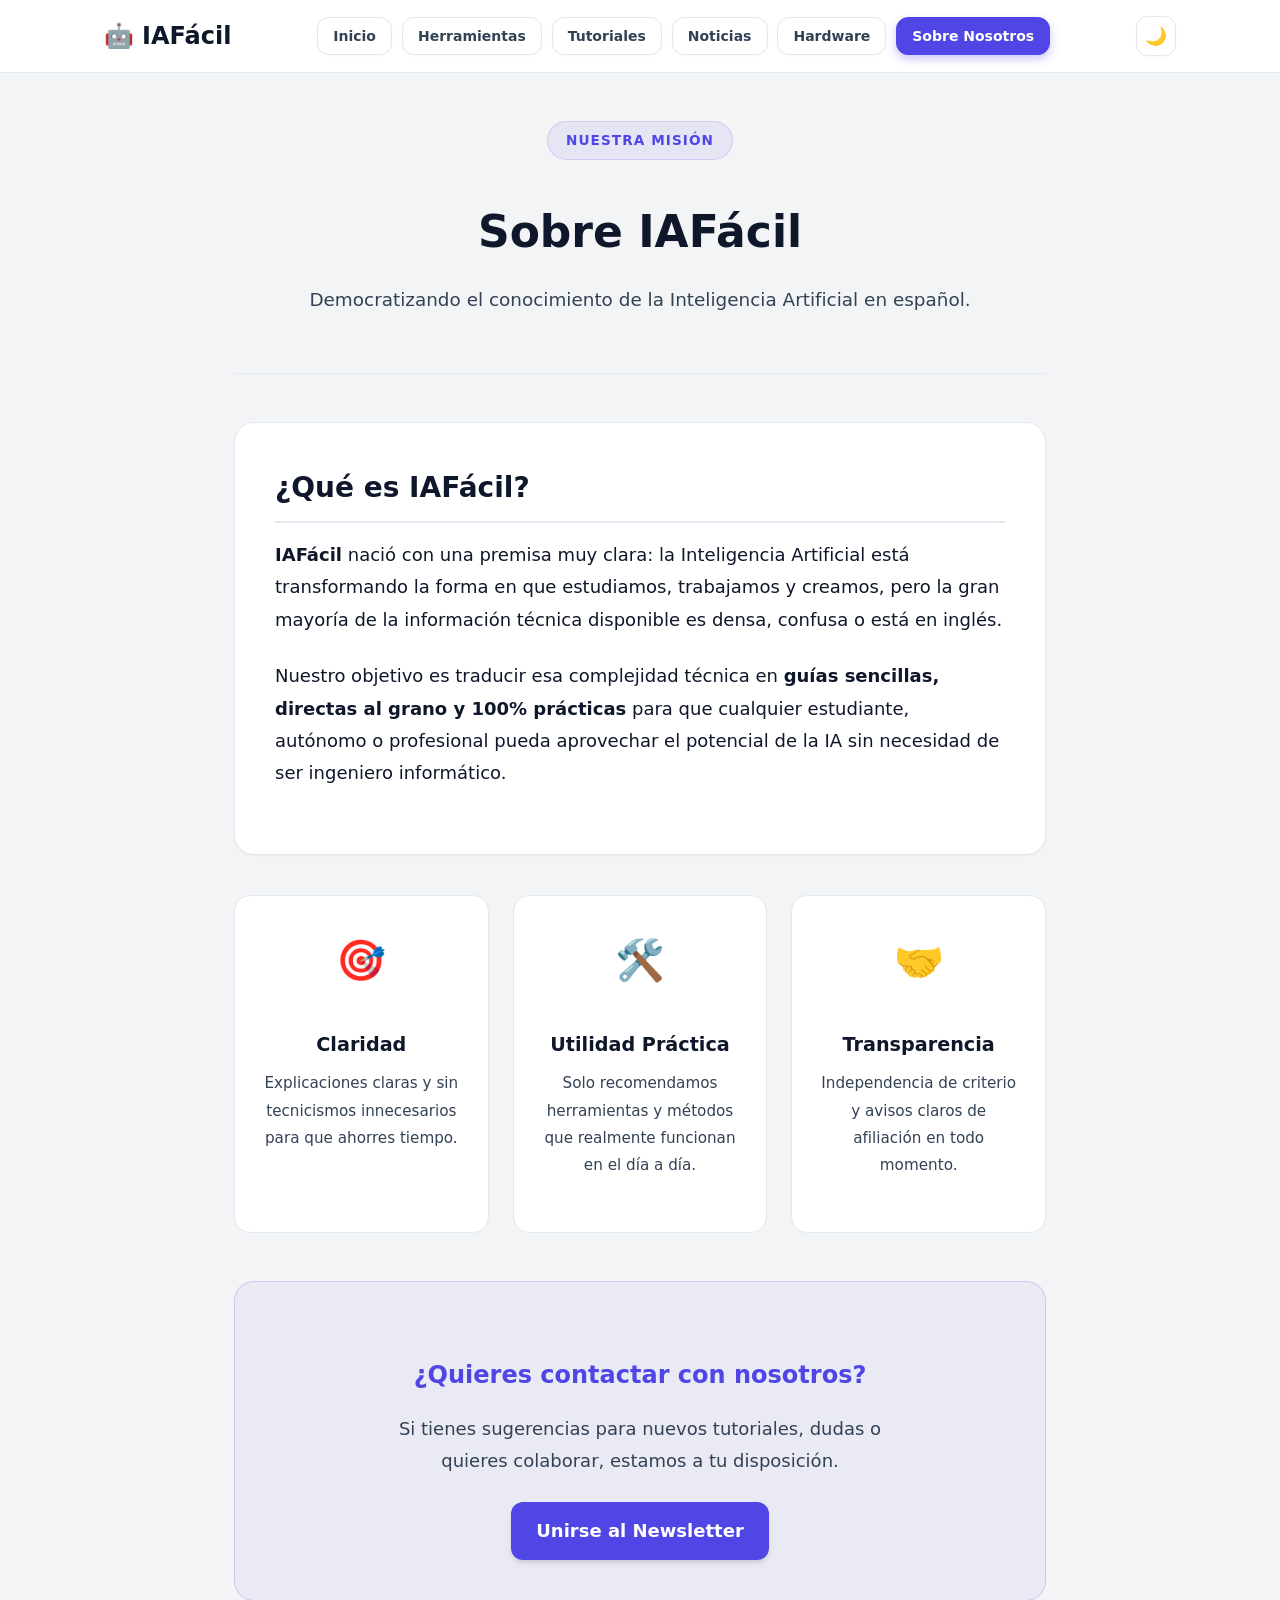
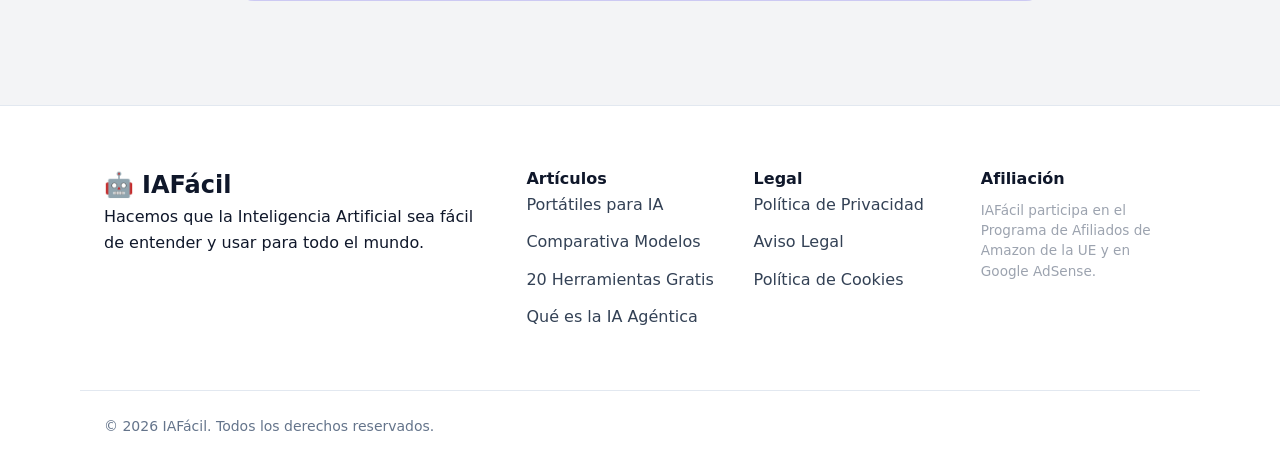
<file: sobre-nosotros.html>
<!DOCTYPE html>
<html lang="es">
<head>
    <meta charset="UTF-8">
    <meta name="viewport" content="width=device-width, initial-scale=1.0">
    <title>Sobre Nosotros | IAFácil - Inteligencia Artificial para Todos</title>
    <meta name="description" content="Conoce la misión y el equipo detrás de IAFácil. Divulgación de Inteligencia Artificial práctica, ética y accesible en español.">
    <link rel="stylesheet" href="css/style.css">
    
    <!-- Google AdSense -->
    <script async src="https://pagead2.googlesyndication.com/pagead/js/adsbygoogle.js?client=ca-pub-9415484788744640" crossorigin="anonymous"></script>
</head>
<body>
    <!-- Reading progress -->
    <div class="reading-progress"><div id="reading-progress"></div></div>

    <!-- Header -->
    <header class="site-header">
      <div class="header-inner container">
        <a href="index.html" class="site-logo">🤖 <span>IAFácil</span></a>
        <nav id="nav-menu" class="nav-menu">
          <ul>
            <li><a href="index.html">Inicio</a></li>
            <li><a href="articles/mejores-herramientas-ia-gratis.html">Herramientas</a></li>
            <li><a href="articles/que-es-ia-agentica.html">Tutoriales</a></li>
            <li><a href="articles/gpt6-vs-claude-vs-gemini.html">Noticias</a></li>
            <li><a href="articles/mejores-portatiles-ia-programacion.html">Hardware</a></li>
            <li><a href="sobre-nosotros.html" class="active">Sobre Nosotros</a></li>
          </ul>
        </nav>
        <div class="header-actions">
          <button id="theme-toggle" aria-label="Cambiar tema">🌙</button>
          <button id="menu-toggle" class="menu-toggle" aria-label="Menú" aria-expanded="false">
            <span></span><span></span><span></span>
          </button>
        </div>
      </div>
    </header>

    <main class="container" style="padding-top: 3rem; padding-bottom: 5rem; max-width: 860px;">
        <article class="article-content">
            <header class="article-header" style="text-align: center; margin-bottom: 3rem;">
                <span class="hero-tagline">Nuestra Misión</span>
                <h1 style="font-size: 2.75rem; font-weight: 800; margin-top: 0.75rem;">Sobre IAFácil</h1>
                <p style="font-size: 1.15rem; color: var(--text-secondary); margin-top: 0.75rem;">Democratizando el conocimiento de la Inteligencia Artificial en español.</p>
            </header>

            <div style="background: var(--surface); border: 1px solid var(--border); border-radius: 20px; padding: 2.5rem; box-shadow: var(--shadow-sm); margin-bottom: 2.5rem;">
                <h2 style="margin-top: 0;">¿Qué es IAFácil?</h2>
                <p><strong>IAFácil</strong> nació con una premisa muy clara: la Inteligencia Artificial está transformando la forma en que estudiamos, trabajamos y creamos, pero la gran mayoría de la información técnica disponible es densa, confusa o está en inglés.</p>
                <p>Nuestro objetivo es traducir esa complejidad técnica en <strong>guías sencillas, directas al grano y 100% prácticas</strong> para que cualquier estudiante, autónomo o profesional pueda aprovechar el potencial de la IA sin necesidad de ser ingeniero informático.</p>
            </div>

            <div style="display: grid; grid-template-columns: repeat(auto-fit, minmax(250px, 1fr)); gap: 1.5rem; margin-bottom: 3rem;">
                <div style="background: var(--surface); border: 1px solid var(--border); border-radius: 16px; padding: 1.75rem; text-align: center;">
                    <div style="font-size: 2.5rem; margin-bottom: 0.5rem;">🎯</div>
                    <h3 style="font-size: 1.2rem; margin-bottom: 0.5rem;">Claridad</h3>
                    <p style="font-size: 0.95rem; color: var(--text-secondary);">Explicaciones claras y sin tecnicismos innecesarios para que ahorres tiempo.</p>
                </div>
                <div style="background: var(--surface); border: 1px solid var(--border); border-radius: 16px; padding: 1.75rem; text-align: center;">
                    <div style="font-size: 2.5rem; margin-bottom: 0.5rem;">🛠️</div>
                    <h3 style="font-size: 1.2rem; margin-bottom: 0.5rem;">Utilidad Práctica</h3>
                    <p style="font-size: 0.95rem; color: var(--text-secondary);">Solo recomendamos herramientas y métodos que realmente funcionan en el día a día.</p>
                </div>
                <div style="background: var(--surface); border: 1px solid var(--border); border-radius: 16px; padding: 1.75rem; text-align: center;">
                    <div style="font-size: 2.5rem; margin-bottom: 0.5rem;">🤝</div>
                    <h3 style="font-size: 1.2rem; margin-bottom: 0.5rem;">Transparencia</h3>
                    <p style="font-size: 0.95rem; color: var(--text-secondary);">Independencia de criterio y avisos claros de afiliación en todo momento.</p>
                </div>
            </div>

            <div style="background: rgba(79, 70, 229, 0.05); border: 1px solid rgba(79, 70, 229, 0.2); border-radius: 20px; padding: 2.5rem; text-align: center;">
                <h3 style="font-size: 1.5rem; color: var(--primary);">¿Quieres contactar con nosotros?</h3>
                <p style="color: var(--text-secondary); margin: 0.75rem auto 1.5rem; max-width: 500px;">Si tienes sugerencias para nuevos tutoriales, dudas o quieres colaborar, estamos a tu disposición.</p>
                <a href="index.html#newsletter" class="btn btn-primary">Unirse al Newsletter</a>
            </div>
        </article>
    </main>

    <!-- Footer -->
    <footer class="site-footer">
      <div class="footer-grid container">
        <div class="footer-col">
          <a href="index.html" class="site-logo footer-logo">🤖 <span>IAFácil</span></a>
          <p>Hacemos que la Inteligencia Artificial sea fácil de entender y usar para todo el mundo.</p>
        </div>
        <div class="footer-col">
          <h4>Artículos</h4>
          <ul class="footer-links">
            <li><a href="articles/mejores-portatiles-ia-programacion.html">Portátiles para IA</a></li>
            <li><a href="articles/gpt6-vs-claude-vs-gemini.html">Comparativa Modelos</a></li>
            <li><a href="articles/mejores-herramientas-ia-gratis.html">20 Herramientas Gratis</a></li>
            <li><a href="articles/que-es-ia-agentica.html">Qué es la IA Agéntica</a></li>
          </ul>
        </div>
        <div class="footer-col">
          <h4>Legal</h4>
          <ul class="footer-links">
            <li><a href="privacidad.html">Política de Privacidad</a></li>
            <li><a href="aviso-legal.html">Aviso Legal</a></li>
            <li><a href="cookies.html">Política de Cookies</a></li>
          </ul>
        </div>
        <div class="footer-col">
          <h4>Afiliación</h4>
          <p style="font-size: 0.85rem; color: #9ca3af; margin-top: 0.5rem; line-height: 1.5;">
            IAFácil participa en el Programa de Afiliados de Amazon de la UE y en Google AdSense.
          </p>
        </div>
      </div>
      <div class="footer-bottom container">
        <p>&copy; 2026 IAFácil. Todos los derechos reservados.</p>
      </div>
    </footer>

    <script src="js/main.js"></script>
</body>
</html>
</file>
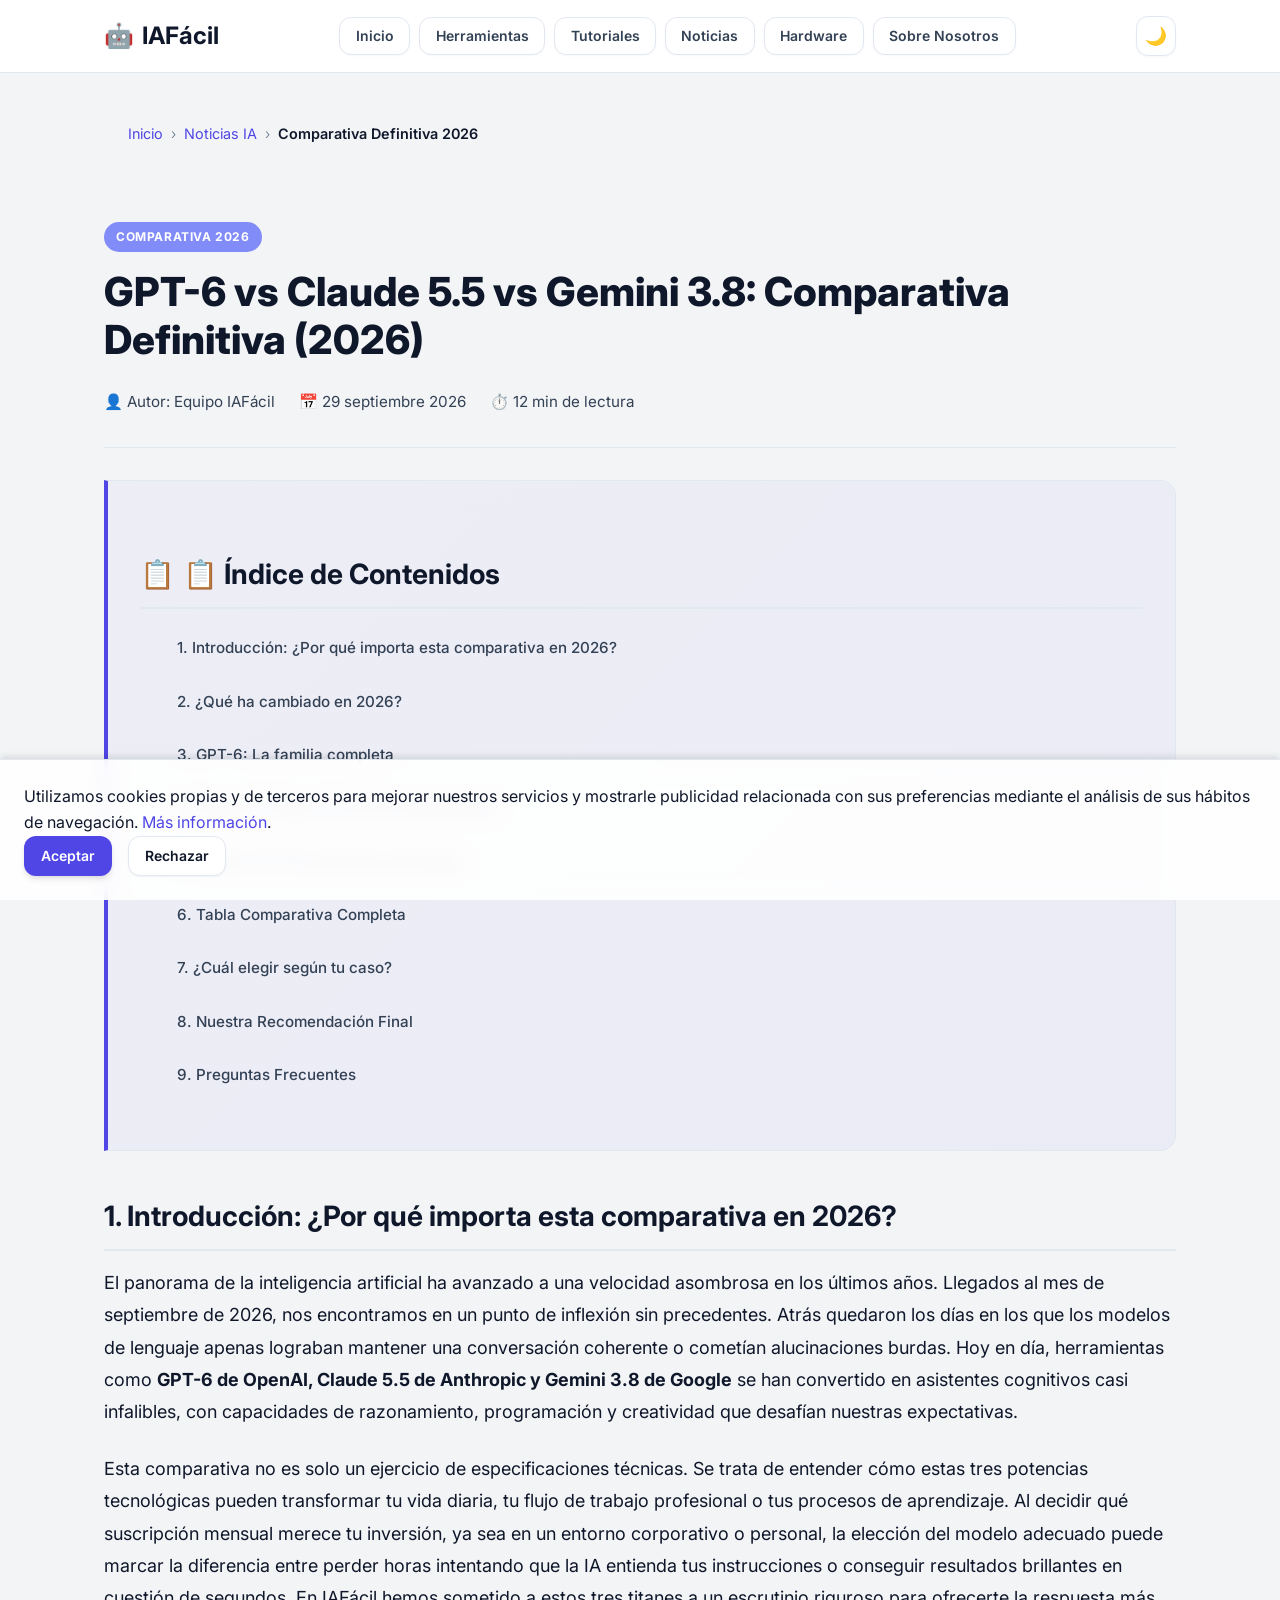
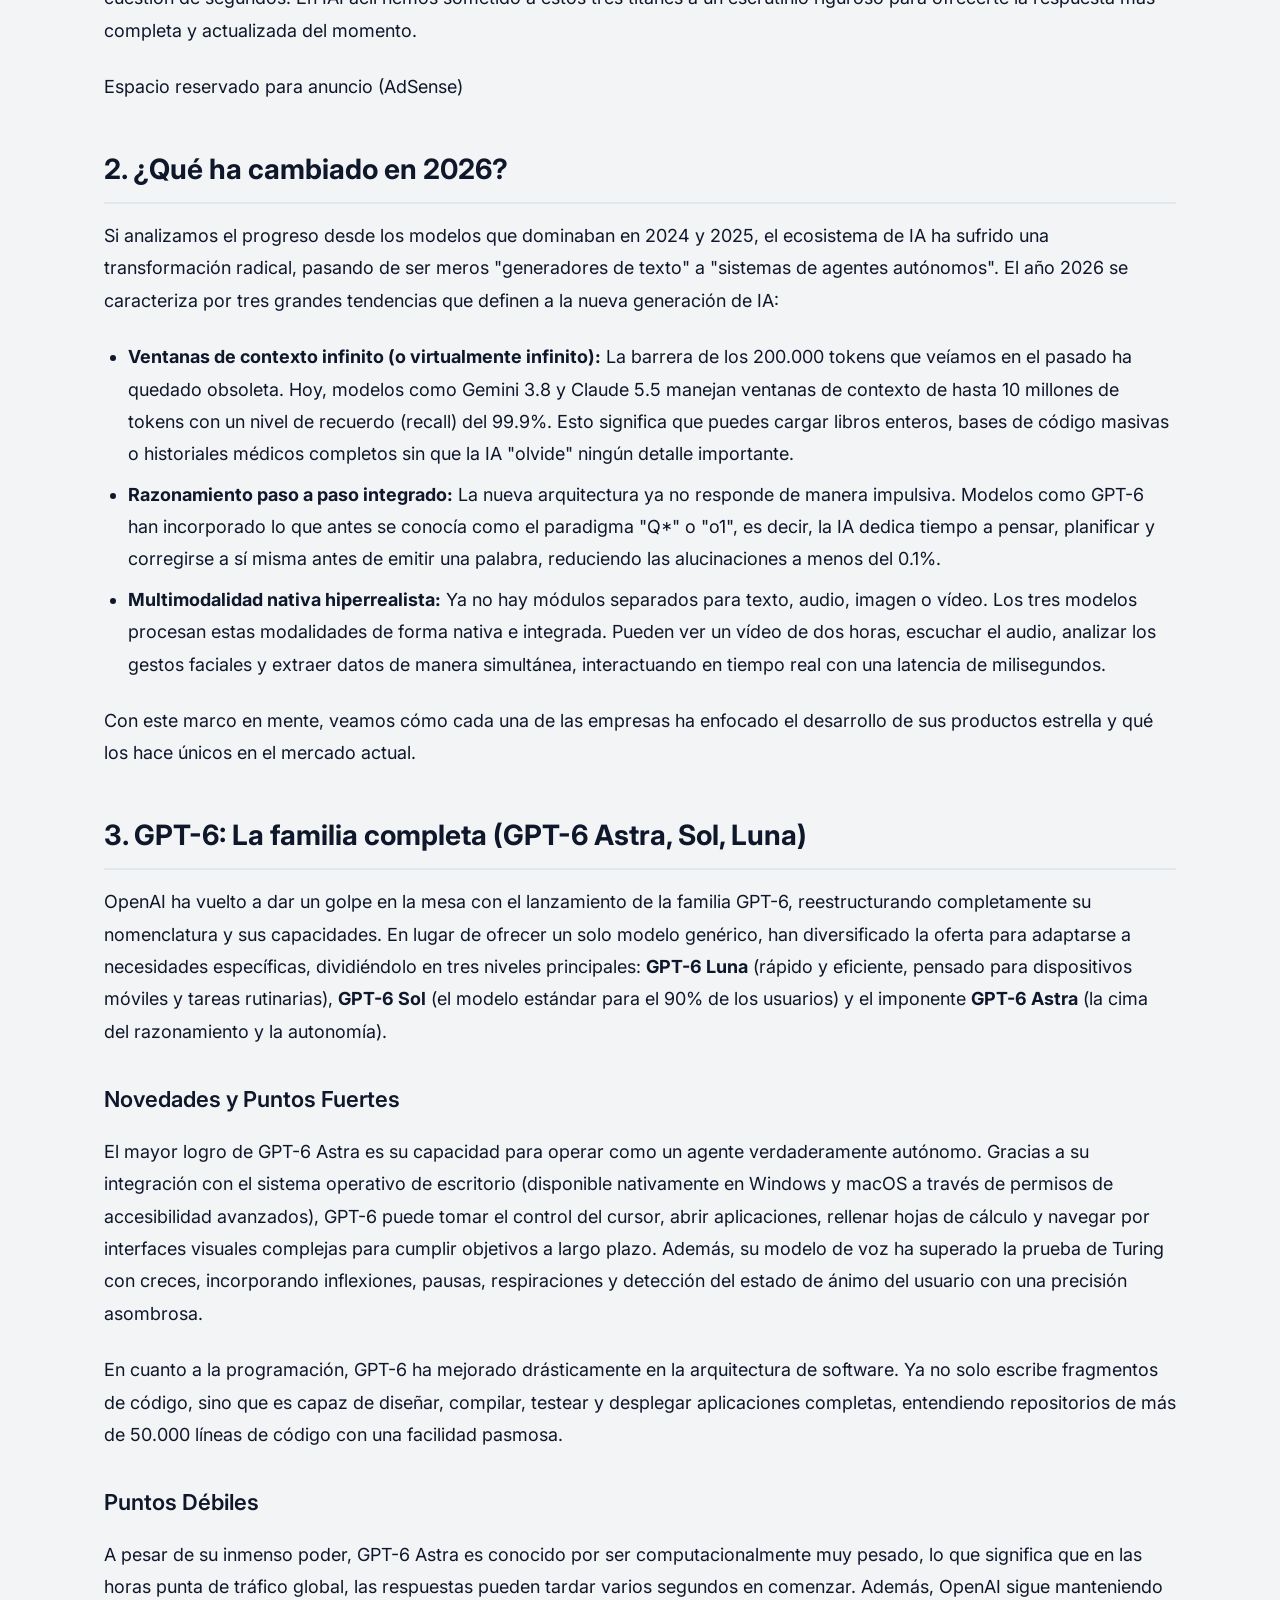
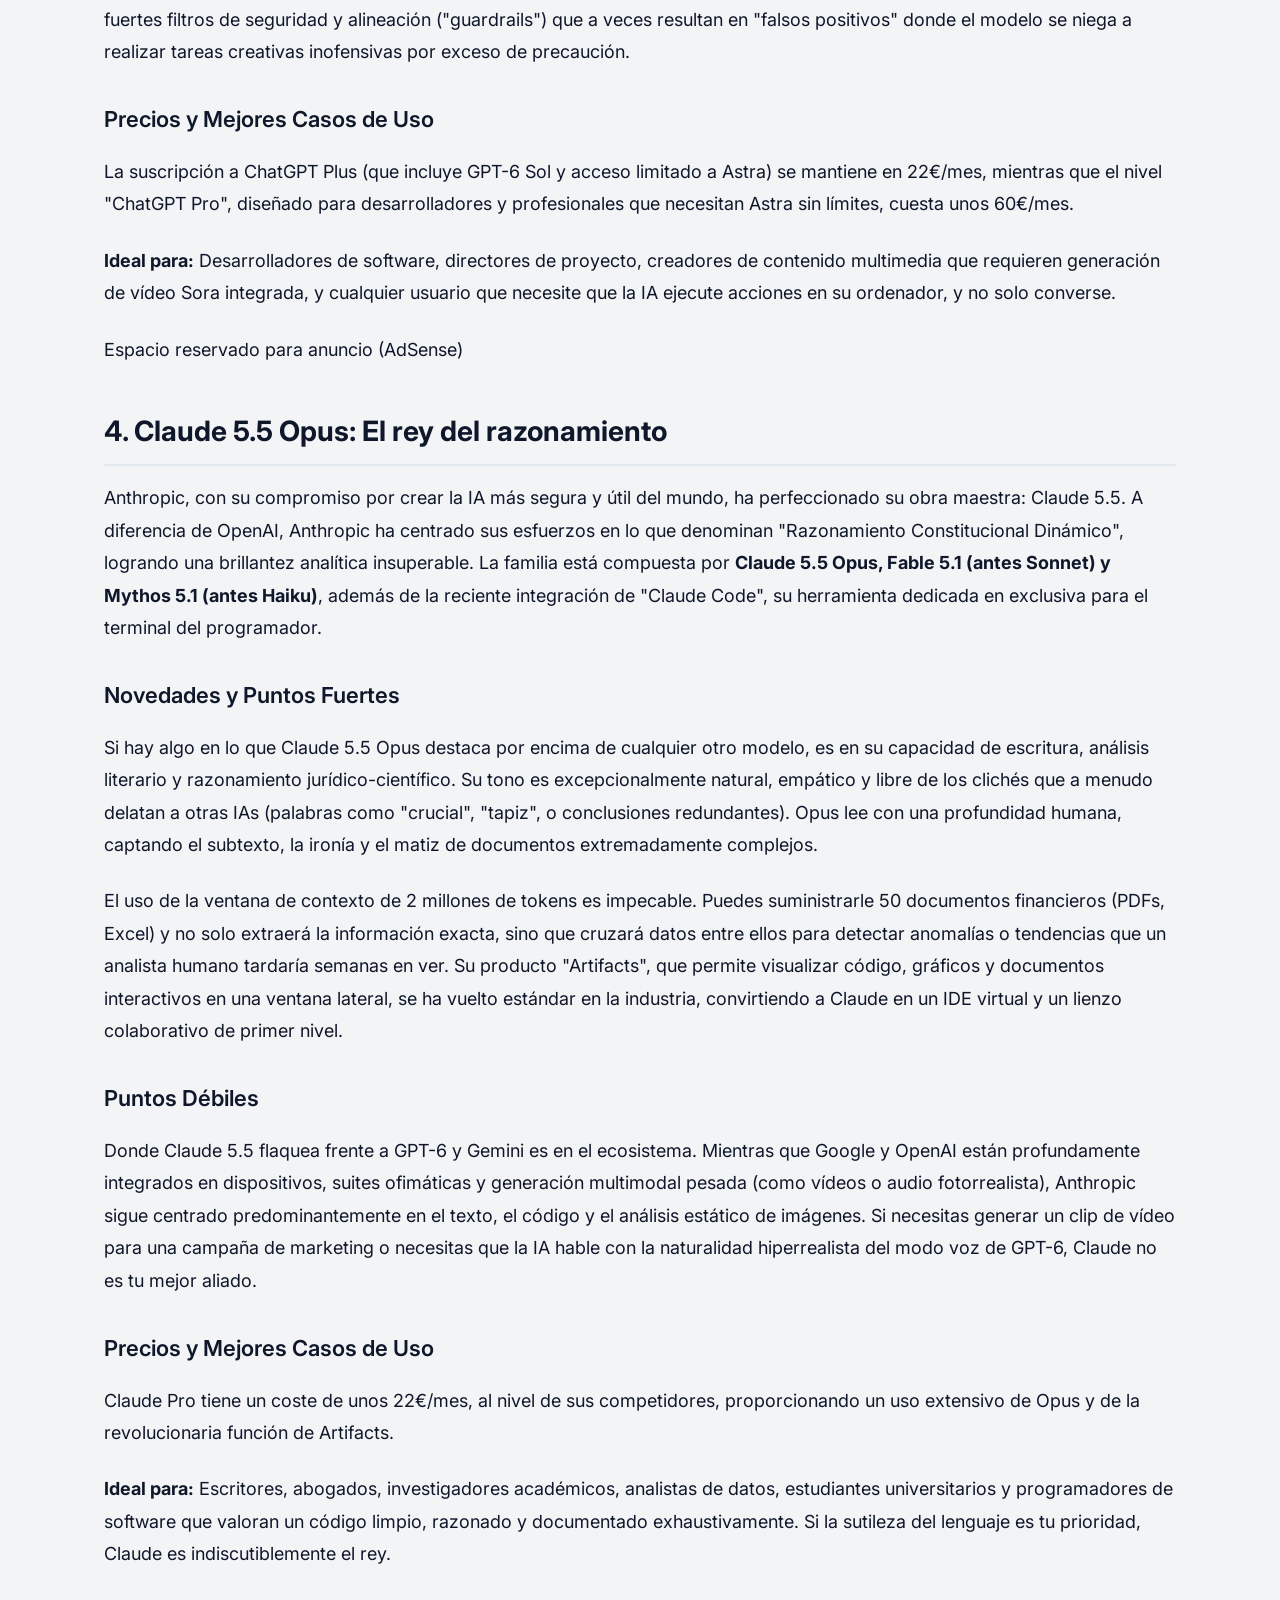
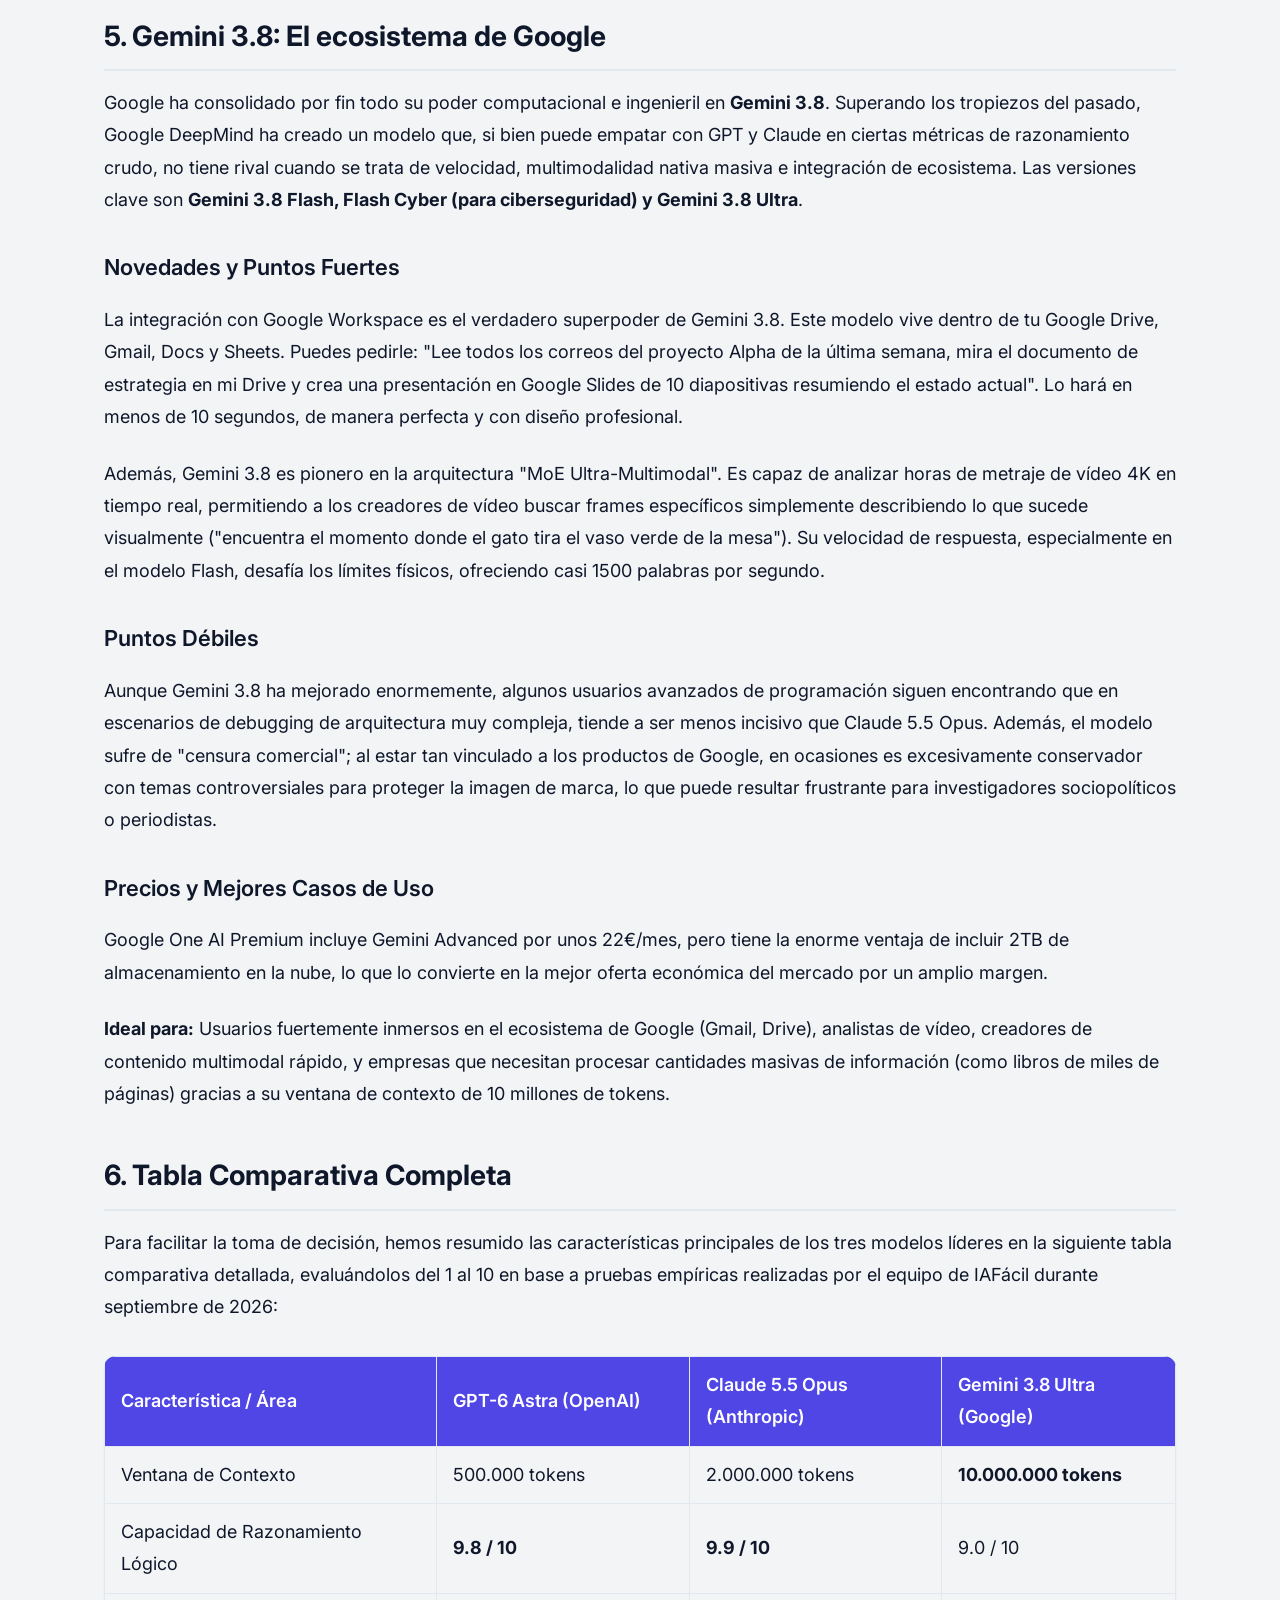
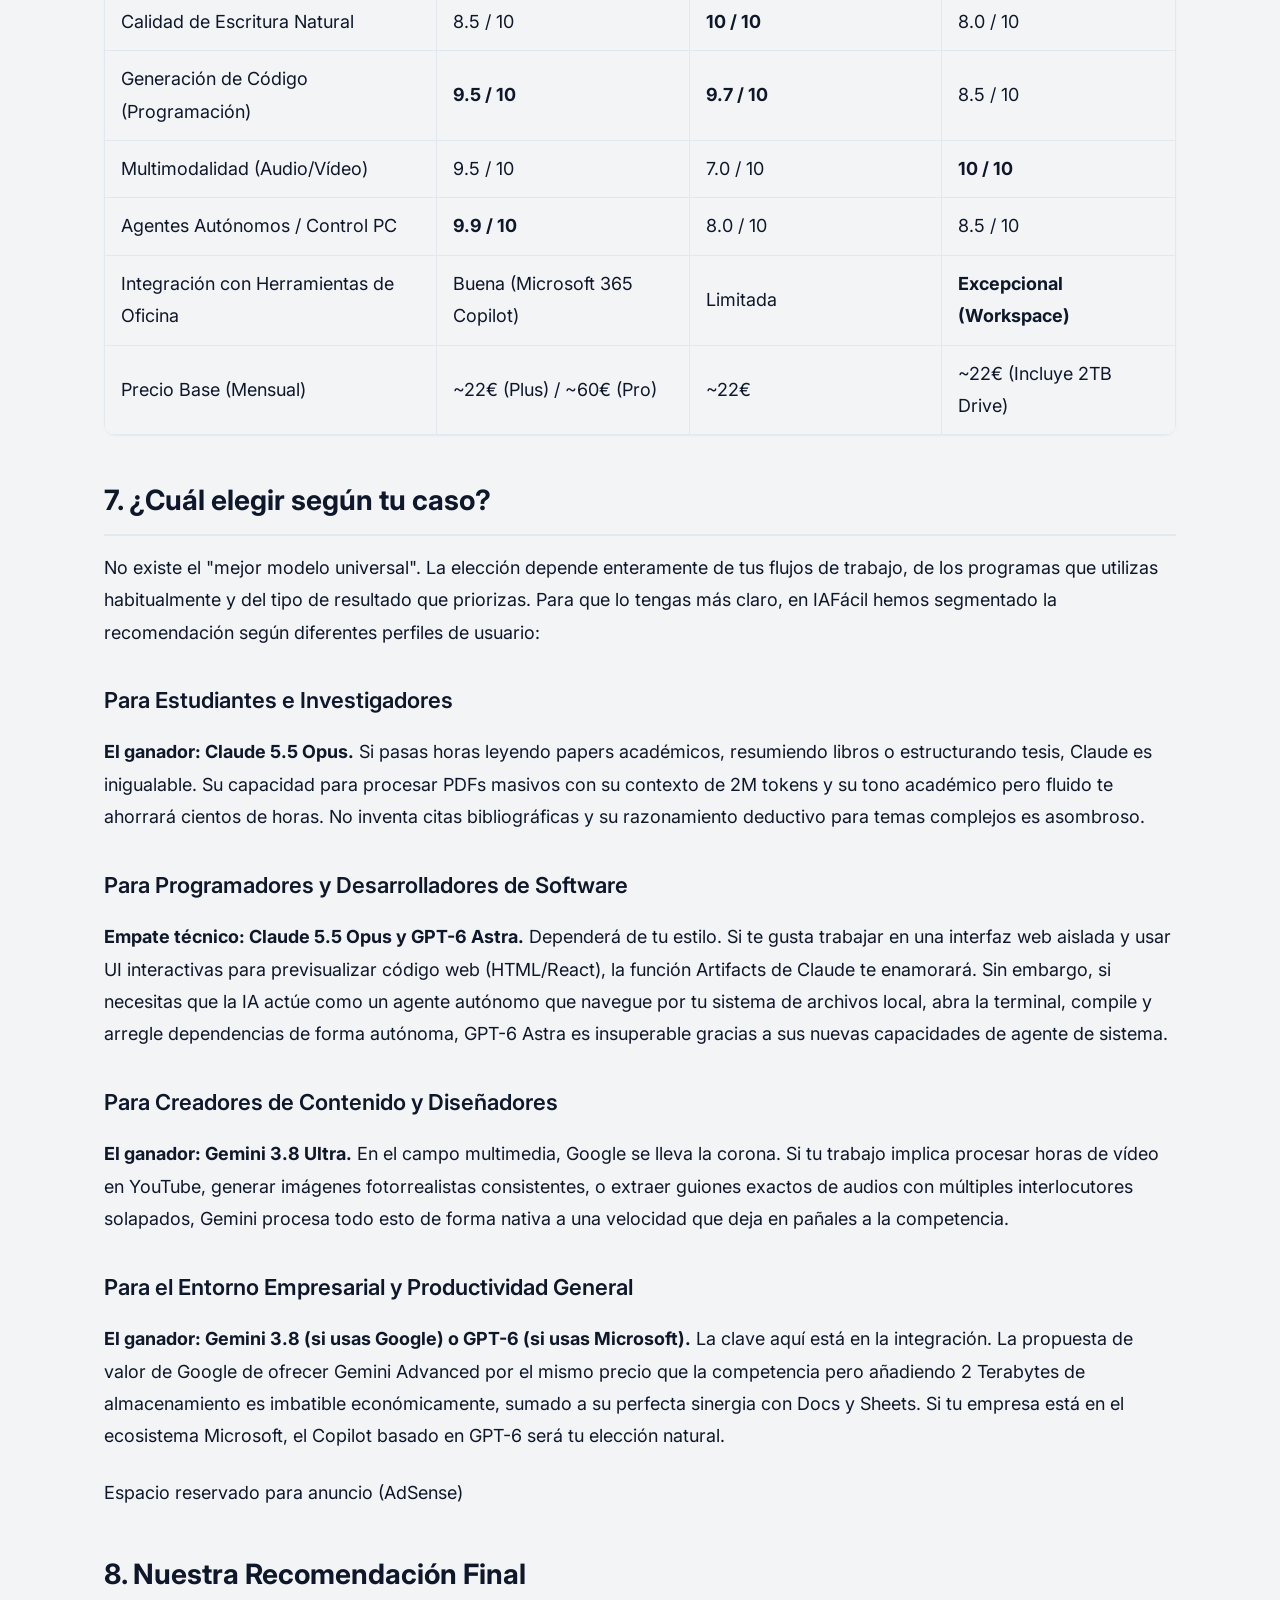
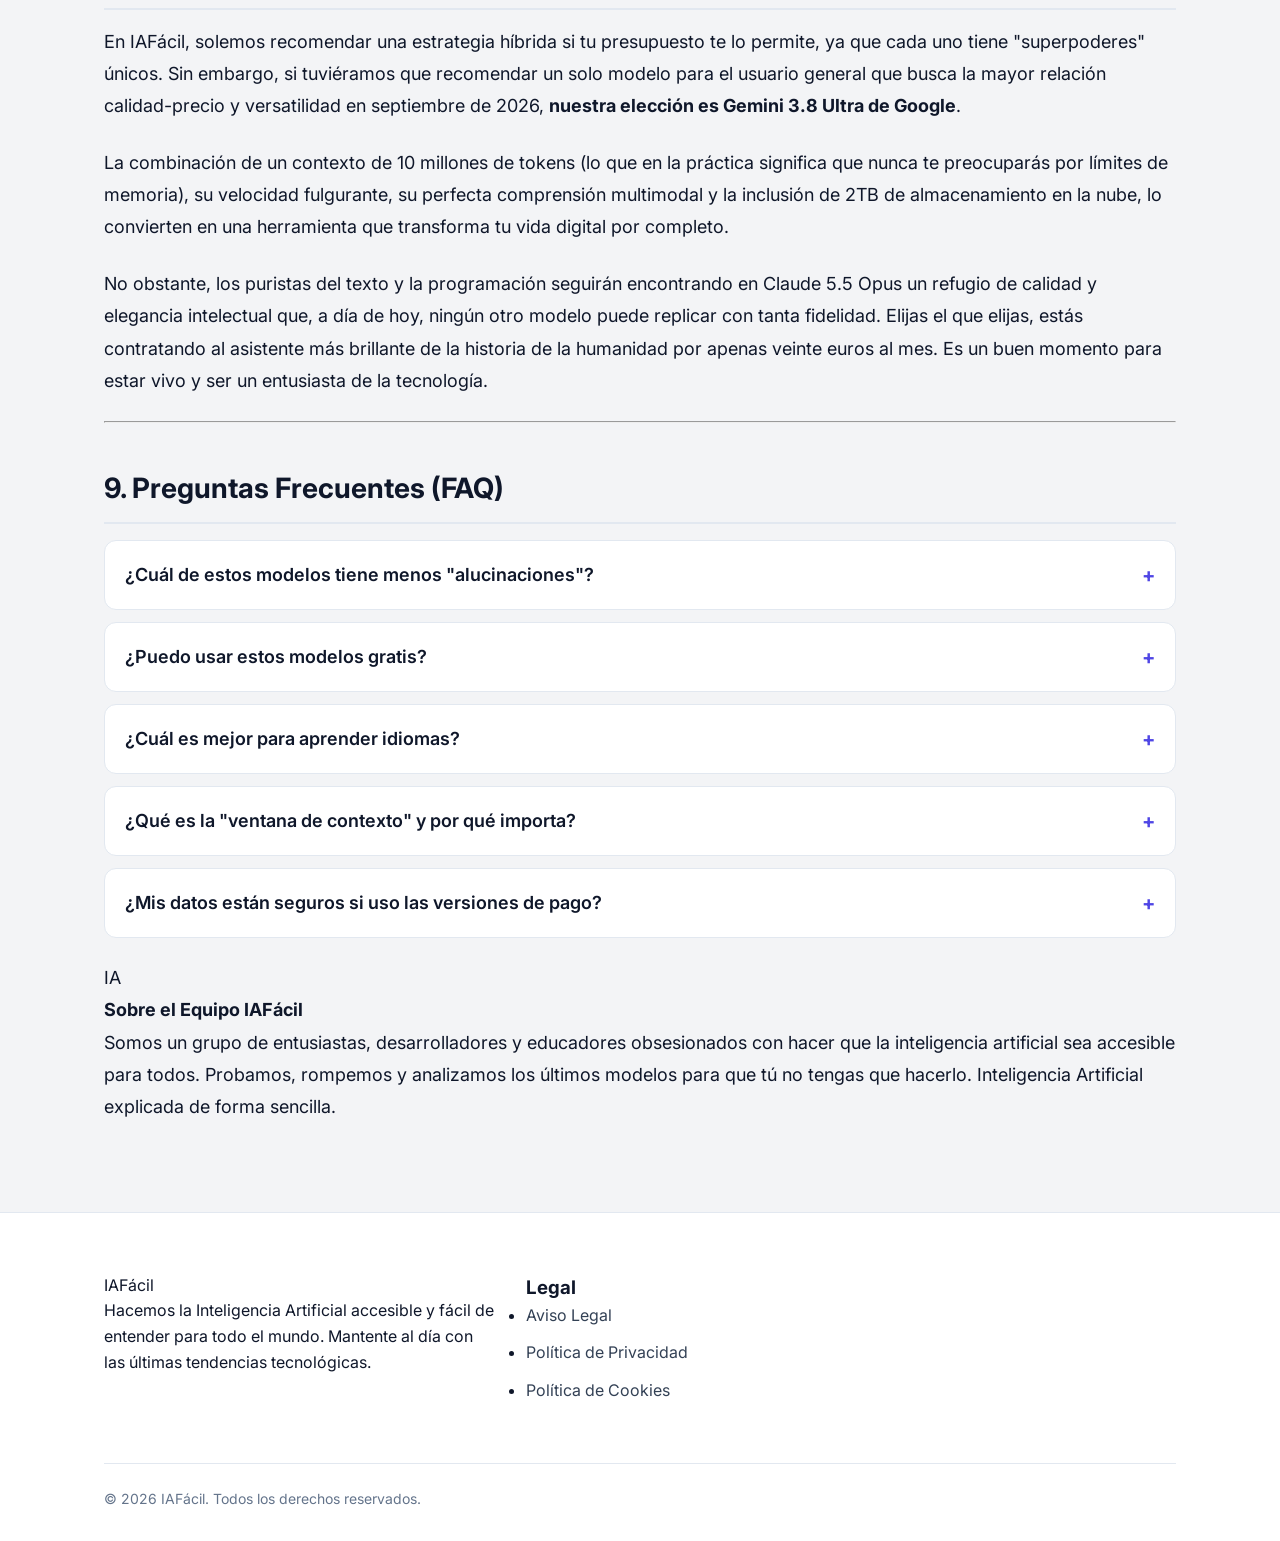
<file: articles/gpt6-vs-claude-vs-gemini.html>
<!DOCTYPE html>
<html lang="es">
<head>
    <meta charset="UTF-8">
    <meta name="viewport" content="width=device-width, initial-scale=1.0">
    <title>GPT-6 vs Claude 5.5 vs Gemini 3.8: Comparativa Definitiva (2026) | IAFácil</title>
    <meta name="description" content="Comparamos en profundidad los tres grandes modelos de IA de 2026. Descubre cuál es mejor para ti según tus necesidades: trabajo, estudio, programación y creatividad.">
    
    <!-- Open Graph / Facebook -->
    <meta property="og:type" content="article">
    <meta property="og:title" content="GPT-6 vs Claude 5.5 vs Gemini 3.8: Comparativa Definitiva (2026)">
    <meta property="og:description" content="Comparamos en profundidad los tres grandes modelos de IA de 2026. Descubre cuál es mejor para ti según tus necesidades: trabajo, estudio, programación y creatividad.">
    <meta property="og:site_name" content="IAFácil">
    <meta property="og:image" content="https://iafacil.com/images/comparativa-modelos-2026.jpg">
    <meta property="article:published_time" content="2026-09-29T10:00:00+00:00">
    <meta property="article:author" content="Equipo IAFácil">
    
    <!-- Twitter -->
    <meta name="twitter:card" content="summary_large_image">
    <meta name="twitter:title" content="GPT-6 vs Claude 5.5 vs Gemini 3.8: Comparativa Definitiva (2026)">
    <meta name="twitter:description" content="Comparamos en profundidad los tres grandes modelos de IA de 2026. Descubre cuál es mejor para ti según tus necesidades: trabajo, estudio, programación y creatividad.">
    
    <link rel="canonical" href="https://iafacil.com/articulos/gpt6-vs-claude-vs-gemini">
    <link rel="preconnect" href="https://fonts.googleapis.com">
    <link rel="preconnect" href="https://fonts.gstatic.com" crossorigin>
    <link href="https://fonts.googleapis.com/css2?family=Inter:wght@400;500;600;700;800&display=swap" rel="stylesheet">
    <link rel="stylesheet" href="../css/style.css">
    
    <!-- Structured Data JSON-LD -->
    <script type="application/ld+json">
    {
      "@context": "https://schema.org",
      "@type": "Article",
      "headline": "GPT-6 vs Claude 5.5 vs Gemini 3.8: Comparativa Definitiva (2026)",
      "description": "Comparamos en profundidad los tres grandes modelos de IA de 2026. Descubre cuál es mejor para ti según tus necesidades: trabajo, estudio, programación y creatividad.",
      "image": "https://iafacil.com/images/comparativa-modelos-2026.jpg",  
      "author": {
        "@type": "Organization",
        "name": "Equipo IAFácil"
      },  
      "publisher": {
        "@type": "Organization",
        "name": "IAFácil",
        "logo": {
          "@type": "ImageObject",
          "url": "https://iafacil.com/images/logo.png"
        }
      },
      "datePublished": "2026-09-29T10:00:00+00:00"
    }
    </script>
    <!-- Google AdSense -->
    <script async src="https://pagead2.googlesyndication.com/pagead/js/adsbygoogle.js?client=ca-pub-9415484788744640"
         crossorigin="anonymous"></script>
</head>
<body>
  <!-- Reading progress -->
  <div class="reading-progress"><div id="reading-progress"></div></div>

  <!-- Header -->
  <header class="site-header">
    <div class="header-inner container">
      <a href="../index.html" class="site-logo">🤖 <span>IAFácil</span></a>
      <nav id="nav-menu" class="nav-menu">
        <ul>
          <li><a href="../index.html">Inicio</a></li>
          <li><a href="../index.html#herramientas">Herramientas</a></li>
          <li><a href="../index.html#tutoriales">Tutoriales</a></li>
          <li><a href="../index.html#noticias">Noticias</a></li>
          <li><a href="../index.html#hardware">Hardware</a></li>
          <li><a href="../sobre-nosotros.html">Sobre Nosotros</a></li>
        </ul>
      </nav>
      <div class="header-actions">
        <button id="theme-toggle" aria-label="Cambiar tema">🌙</button>
        <button id="menu-toggle" class="menu-toggle" aria-label="Menú" aria-expanded="false">
          <span></span><span></span><span></span>
        </button>
      </div>
    </div>
  </header>

  <main class="container" style="padding-top: 2rem; padding-bottom: 4rem;">
    <article class="article-content">
            <!-- Breadcrumbs -->
            <nav class="breadcrumbs" aria-label="Breadcrumb">
                <ol>
                    <li><a href="../index.html">Inicio</a></li>
                    <li><a href="../index.html#noticias">Noticias IA</a></li>
                    <li aria-current="page">Comparativa Definitiva 2026</li>
                </ol>
            </nav>

            <!-- Article Header -->
            <header class="article-header">
                <span class="category-badge">Comparativa 2026</span>
                <h1 class="article-title">GPT-6 vs Claude 5.5 vs Gemini 3.8: Comparativa Definitiva (2026)</h1>
                <div class="article-meta">
                    <span>👤 Autor: Equipo IAFácil</span>
                    <span>📅 29 septiembre 2026</span>
                    <span>⏱️ 12 min de lectura</span>
                </div>
            </header>

            <!-- Table of Contents -->
            <div class="toc">
                <h2>
                    📋 Índice de Contenidos
                </h2>
                <nav id="toc">
                    <!-- Automatically populated by JS, placeholder provided for accessibility -->
                    <ul>
                        <li><a href="#introduccion">1. Introducción: ¿Por qué importa esta comparativa en 2026?</a></li>
                        <li><a href="#que-ha-cambiado">2. ¿Qué ha cambiado en 2026?</a></li>
                        <li><a href="#gpt-6">3. GPT-6: La familia completa</a></li>
                        <li><a href="#claude-5-5">4. Claude 5.5 Opus: El rey del razonamiento</a></li>
                        <li><a href="#gemini-3-8">5. Gemini 3.8: El ecosistema de Google</a></li>
                        <li><a href="#tabla-comparativa">6. Tabla Comparativa Completa</a></li>
                        <li><a href="#cual-elegir">7. ¿Cuál elegir según tu caso?</a></li>
                        <li><a href="#recomendacion-final">8. Nuestra Recomendación Final</a></li>
                        <li><a href="#faq">9. Preguntas Frecuentes</a></li>
                    </ul>
                </nav>
            </div>

            <!-- Article Content -->
            <div>
                
                <h2 id="introduccion">1. Introducción: ¿Por qué importa esta comparativa en 2026?</h2>
                <p>El panorama de la inteligencia artificial ha avanzado a una velocidad asombrosa en los últimos años. Llegados al mes de septiembre de 2026, nos encontramos en un punto de inflexión sin precedentes. Atrás quedaron los días en los que los modelos de lenguaje apenas lograban mantener una conversación coherente o cometían alucinaciones burdas. Hoy en día, herramientas como <strong>GPT-6 de OpenAI, Claude 5.5 de Anthropic y Gemini 3.8 de Google</strong> se han convertido en asistentes cognitivos casi infalibles, con capacidades de razonamiento, programación y creatividad que desafían nuestras expectativas.</p>
                <p>Esta comparativa no es solo un ejercicio de especificaciones técnicas. Se trata de entender cómo estas tres potencias tecnológicas pueden transformar tu vida diaria, tu flujo de trabajo profesional o tus procesos de aprendizaje. Al decidir qué suscripción mensual merece tu inversión, ya sea en un entorno corporativo o personal, la elección del modelo adecuado puede marcar la diferencia entre perder horas intentando que la IA entienda tus instrucciones o conseguir resultados brillantes en cuestión de segundos. En IAFácil hemos sometido a estos tres titanes a un escrutinio riguroso para ofrecerte la respuesta más completa y actualizada del momento.</p>

                <!-- ADSENSE AD SLOT -->
                <div>
                    <!-- ADSENSE AD SLOT -->
                    <p>Espacio reservado para anuncio (AdSense)</p>
                </div>

                <h2 id="que-ha-cambiado">2. ¿Qué ha cambiado en 2026?</h2>
                <p>Si analizamos el progreso desde los modelos que dominaban en 2024 y 2025, el ecosistema de IA ha sufrido una transformación radical, pasando de ser meros "generadores de texto" a "sistemas de agentes autónomos". El año 2026 se caracteriza por tres grandes tendencias que definen a la nueva generación de IA:</p>
                <ul>
                    <li><strong>Ventanas de contexto infinito (o virtualmente infinito):</strong> La barrera de los 200.000 tokens que veíamos en el pasado ha quedado obsoleta. Hoy, modelos como Gemini 3.8 y Claude 5.5 manejan ventanas de contexto de hasta 10 millones de tokens con un nivel de recuerdo (recall) del 99.9%. Esto significa que puedes cargar libros enteros, bases de código masivas o historiales médicos completos sin que la IA "olvide" ningún detalle importante.</li>
                    <li><strong>Razonamiento paso a paso integrado:</strong> La nueva arquitectura ya no responde de manera impulsiva. Modelos como GPT-6 han incorporado lo que antes se conocía como el paradigma "Q*" o "o1", es decir, la IA dedica tiempo a pensar, planificar y corregirse a sí misma antes de emitir una palabra, reduciendo las alucinaciones a menos del 0.1%.</li>
                    <li><strong>Multimodalidad nativa hiperrealista:</strong> Ya no hay módulos separados para texto, audio, imagen o vídeo. Los tres modelos procesan estas modalidades de forma nativa e integrada. Pueden ver un vídeo de dos horas, escuchar el audio, analizar los gestos faciales y extraer datos de manera simultánea, interactuando en tiempo real con una latencia de milisegundos.</li>
                </ul>
                <p>Con este marco en mente, veamos cómo cada una de las empresas ha enfocado el desarrollo de sus productos estrella y qué los hace únicos en el mercado actual.</p>

                <h2 id="gpt-6">3. GPT-6: La familia completa (GPT-6 Astra, Sol, Luna)</h2>
                <p>OpenAI ha vuelto a dar un golpe en la mesa con el lanzamiento de la familia GPT-6, reestructurando completamente su nomenclatura y sus capacidades. En lugar de ofrecer un solo modelo genérico, han diversificado la oferta para adaptarse a necesidades específicas, dividiéndolo en tres niveles principales: <strong>GPT-6 Luna</strong> (rápido y eficiente, pensado para dispositivos móviles y tareas rutinarias), <strong>GPT-6 Sol</strong> (el modelo estándar para el 90% de los usuarios) y el imponente <strong>GPT-6 Astra</strong> (la cima del razonamiento y la autonomía).</p>
                
                <h3>Novedades y Puntos Fuertes</h3>
                <p>El mayor logro de GPT-6 Astra es su capacidad para operar como un agente verdaderamente autónomo. Gracias a su integración con el sistema operativo de escritorio (disponible nativamente en Windows y macOS a través de permisos de accesibilidad avanzados), GPT-6 puede tomar el control del cursor, abrir aplicaciones, rellenar hojas de cálculo y navegar por interfaces visuales complejas para cumplir objetivos a largo plazo. Además, su modelo de voz ha superado la prueba de Turing con creces, incorporando inflexiones, pausas, respiraciones y detección del estado de ánimo del usuario con una precisión asombrosa.</p>
                <p>En cuanto a la programación, GPT-6 ha mejorado drásticamente en la arquitectura de software. Ya no solo escribe fragmentos de código, sino que es capaz de diseñar, compilar, testear y desplegar aplicaciones completas, entendiendo repositorios de más de 50.000 líneas de código con una facilidad pasmosa.</p>
                
                <h3>Puntos Débiles</h3>
                <p>A pesar de su inmenso poder, GPT-6 Astra es conocido por ser computacionalmente muy pesado, lo que significa que en las horas punta de tráfico global, las respuestas pueden tardar varios segundos en comenzar. Además, OpenAI sigue manteniendo fuertes filtros de seguridad y alineación ("guardrails") que a veces resultan en "falsos positivos" donde el modelo se niega a realizar tareas creativas inofensivas por exceso de precaución.</p>
                
                <h3>Precios y Mejores Casos de Uso</h3>
                <p>La suscripción a ChatGPT Plus (que incluye GPT-6 Sol y acceso limitado a Astra) se mantiene en 22€/mes, mientras que el nivel "ChatGPT Pro", diseñado para desarrolladores y profesionales que necesitan Astra sin límites, cuesta unos 60€/mes.</p>
                <p><strong>Ideal para:</strong> Desarrolladores de software, directores de proyecto, creadores de contenido multimedia que requieren generación de vídeo Sora integrada, y cualquier usuario que necesite que la IA ejecute acciones en su ordenador, y no solo converse.</p>

                <!-- ADSENSE AD SLOT -->
                <div>
                    <!-- ADSENSE AD SLOT -->
                    <p>Espacio reservado para anuncio (AdSense)</p>
                </div>

                <h2 id="claude-5-5">4. Claude 5.5 Opus: El rey del razonamiento</h2>
                <p>Anthropic, con su compromiso por crear la IA más segura y útil del mundo, ha perfeccionado su obra maestra: Claude 5.5. A diferencia de OpenAI, Anthropic ha centrado sus esfuerzos en lo que denominan "Razonamiento Constitucional Dinámico", logrando una brillantez analítica insuperable. La familia está compuesta por <strong>Claude 5.5 Opus, Fable 5.1 (antes Sonnet) y Mythos 5.1 (antes Haiku)</strong>, además de la reciente integración de "Claude Code", su herramienta dedicada en exclusiva para el terminal del programador.</p>

                <h3>Novedades y Puntos Fuertes</h3>
                <p>Si hay algo en lo que Claude 5.5 Opus destaca por encima de cualquier otro modelo, es en su capacidad de escritura, análisis literario y razonamiento jurídico-científico. Su tono es excepcionalmente natural, empático y libre de los clichés que a menudo delatan a otras IAs (palabras como "crucial", "tapiz", o conclusiones redundantes). Opus lee con una profundidad humana, captando el subtexto, la ironía y el matiz de documentos extremadamente complejos.</p>
                <p>El uso de la ventana de contexto de 2 millones de tokens es impecable. Puedes suministrarle 50 documentos financieros (PDFs, Excel) y no solo extraerá la información exacta, sino que cruzará datos entre ellos para detectar anomalías o tendencias que un analista humano tardaría semanas en ver. Su producto "Artifacts", que permite visualizar código, gráficos y documentos interactivos en una ventana lateral, se ha vuelto estándar en la industria, convirtiendo a Claude en un IDE virtual y un lienzo colaborativo de primer nivel.</p>

                <h3>Puntos Débiles</h3>
                <p>Donde Claude 5.5 flaquea frente a GPT-6 y Gemini es en el ecosistema. Mientras que Google y OpenAI están profundamente integrados en dispositivos, suites ofimáticas y generación multimodal pesada (como vídeos o audio fotorrealista), Anthropic sigue centrado predominantemente en el texto, el código y el análisis estático de imágenes. Si necesitas generar un clip de vídeo para una campaña de marketing o necesitas que la IA hable con la naturalidad hiperrealista del modo voz de GPT-6, Claude no es tu mejor aliado.</p>

                <h3>Precios y Mejores Casos de Uso</h3>
                <p>Claude Pro tiene un coste de unos 22€/mes, al nivel de sus competidores, proporcionando un uso extensivo de Opus y de la revolucionaria función de Artifacts.</p>
                <p><strong>Ideal para:</strong> Escritores, abogados, investigadores académicos, analistas de datos, estudiantes universitarios y programadores de software que valoran un código limpio, razonado y documentado exhaustivamente. Si la sutileza del lenguaje es tu prioridad, Claude es indiscutiblemente el rey.</p>

                <h2 id="gemini-3-8">5. Gemini 3.8: El ecosistema de Google</h2>
                <p>Google ha consolidado por fin todo su poder computacional e ingenieril en <strong>Gemini 3.8</strong>. Superando los tropiezos del pasado, Google DeepMind ha creado un modelo que, si bien puede empatar con GPT y Claude en ciertas métricas de razonamiento crudo, no tiene rival cuando se trata de velocidad, multimodalidad nativa masiva e integración de ecosistema. Las versiones clave son <strong>Gemini 3.8 Flash, Flash Cyber (para ciberseguridad) y Gemini 3.8 Ultra</strong>.</p>

                <h3>Novedades y Puntos Fuertes</h3>
                <p>La integración con Google Workspace es el verdadero superpoder de Gemini 3.8. Este modelo vive dentro de tu Google Drive, Gmail, Docs y Sheets. Puedes pedirle: "Lee todos los correos del proyecto Alpha de la última semana, mira el documento de estrategia en mi Drive y crea una presentación en Google Slides de 10 diapositivas resumiendo el estado actual". Lo hará en menos de 10 segundos, de manera perfecta y con diseño profesional.</p>
                <p>Además, Gemini 3.8 es pionero en la arquitectura "MoE Ultra-Multimodal". Es capaz de analizar horas de metraje de vídeo 4K en tiempo real, permitiendo a los creadores de vídeo buscar frames específicos simplemente describiendo lo que sucede visualmente ("encuentra el momento donde el gato tira el vaso verde de la mesa"). Su velocidad de respuesta, especialmente en el modelo Flash, desafía los límites físicos, ofreciendo casi 1500 palabras por segundo.</p>

                <h3>Puntos Débiles</h3>
                <p>Aunque Gemini 3.8 ha mejorado enormemente, algunos usuarios avanzados de programación siguen encontrando que en escenarios de debugging de arquitectura muy compleja, tiende a ser menos incisivo que Claude 5.5 Opus. Además, el modelo sufre de "censura comercial"; al estar tan vinculado a los productos de Google, en ocasiones es excesivamente conservador con temas controversiales para proteger la imagen de marca, lo que puede resultar frustrante para investigadores sociopolíticos o periodistas.</p>

                <h3>Precios y Mejores Casos de Uso</h3>
                <p>Google One AI Premium incluye Gemini Advanced por unos 22€/mes, pero tiene la enorme ventaja de incluir 2TB de almacenamiento en la nube, lo que lo convierte en la mejor oferta económica del mercado por un amplio margen.</p>
                <p><strong>Ideal para:</strong> Usuarios fuertemente inmersos en el ecosistema de Google (Gmail, Drive), analistas de vídeo, creadores de contenido multimodal rápido, y empresas que necesitan procesar cantidades masivas de información (como libros de miles de páginas) gracias a su ventana de contexto de 10 millones de tokens.</p>

                <h2 id="tabla-comparativa">6. Tabla Comparativa Completa</h2>
                <p>Para facilitar la toma de decisión, hemos resumido las características principales de los tres modelos líderes en la siguiente tabla comparativa detallada, evaluándolos del 1 al 10 en base a pruebas empíricas realizadas por el equipo de IAFácil durante septiembre de 2026:</p>
                
                <div class="table-container">
                    <table>
                        <thead>
                            <tr>
                                <th>Característica / Área</th>
                                <th>GPT-6 Astra (OpenAI)</th>
                                <th>Claude 5.5 Opus (Anthropic)</th>
                                <th>Gemini 3.8 Ultra (Google)</th>
                            </tr>
                        </thead>
                        <tbody>
                            <tr>
                                <td>Ventana de Contexto</td>
                                <td>500.000 tokens</td>
                                <td>2.000.000 tokens</td>
                                <td><strong>10.000.000 tokens</strong></td>
                            </tr>
                            <tr>
                                <td>Capacidad de Razonamiento Lógico</td>
                                <td><strong>9.8 / 10</strong></td>
                                <td><strong>9.9 / 10</strong></td>
                                <td>9.0 / 10</td>
                            </tr>
                            <tr>
                                <td>Calidad de Escritura Natural</td>
                                <td>8.5 / 10</td>
                                <td><strong>10 / 10</strong></td>
                                <td>8.0 / 10</td>
                            </tr>
                            <tr>
                                <td>Generación de Código (Programación)</td>
                                <td><strong>9.5 / 10</strong></td>
                                <td><strong>9.7 / 10</strong></td>
                                <td>8.5 / 10</td>
                            </tr>
                            <tr>
                                <td>Multimodalidad (Audio/Vídeo)</td>
                                <td>9.5 / 10</td>
                                <td>7.0 / 10</td>
                                <td><strong>10 / 10</strong></td>
                            </tr>
                            <tr>
                                <td>Agentes Autónomos / Control PC</td>
                                <td><strong>9.9 / 10</strong></td>
                                <td>8.0 / 10</td>
                                <td>8.5 / 10</td>
                            </tr>
                            <tr>
                                <td>Integración con Herramientas de Oficina</td>
                                <td>Buena (Microsoft 365 Copilot)</td>
                                <td>Limitada</td>
                                <td><strong>Excepcional (Workspace)</strong></td>
                            </tr>
                            <tr>
                                <td>Precio Base (Mensual)</td>
                                <td>~22€ (Plus) / ~60€ (Pro)</td>
                                <td>~22€</td>
                                <td>~22€ (Incluye 2TB Drive)</td>
                            </tr>
                        </tbody>
                    </table>
                </div>

                <h2 id="cual-elegir">7. ¿Cuál elegir según tu caso?</h2>
                <p>No existe el "mejor modelo universal". La elección depende enteramente de tus flujos de trabajo, de los programas que utilizas habitualmente y del tipo de resultado que priorizas. Para que lo tengas más claro, en IAFácil hemos segmentado la recomendación según diferentes perfiles de usuario:</p>
                
                <h3>Para Estudiantes e Investigadores</h3>
                <p><strong>El ganador: Claude 5.5 Opus.</strong> Si pasas horas leyendo papers académicos, resumiendo libros o estructurando tesis, Claude es inigualable. Su capacidad para procesar PDFs masivos con su contexto de 2M tokens y su tono académico pero fluido te ahorrará cientos de horas. No inventa citas bibliográficas y su razonamiento deductivo para temas complejos es asombroso.</p>

                <h3>Para Programadores y Desarrolladores de Software</h3>
                <p><strong>Empate técnico: Claude 5.5 Opus y GPT-6 Astra.</strong> Dependerá de tu estilo. Si te gusta trabajar en una interfaz web aislada y usar UI interactivas para previsualizar código web (HTML/React), la función Artifacts de Claude te enamorará. Sin embargo, si necesitas que la IA actúe como un agente autónomo que navegue por tu sistema de archivos local, abra la terminal, compile y arregle dependencias de forma autónoma, GPT-6 Astra es insuperable gracias a sus nuevas capacidades de agente de sistema.</p>

                <h3>Para Creadores de Contenido y Diseñadores</h3>
                <p><strong>El ganador: Gemini 3.8 Ultra.</strong> En el campo multimedia, Google se lleva la corona. Si tu trabajo implica procesar horas de vídeo en YouTube, generar imágenes fotorrealistas consistentes, o extraer guiones exactos de audios con múltiples interlocutores solapados, Gemini procesa todo esto de forma nativa a una velocidad que deja en pañales a la competencia.</p>

                <h3>Para el Entorno Empresarial y Productividad General</h3>
                <p><strong>El ganador: Gemini 3.8 (si usas Google) o GPT-6 (si usas Microsoft).</strong> La clave aquí está en la integración. La propuesta de valor de Google de ofrecer Gemini Advanced por el mismo precio que la competencia pero añadiendo 2 Terabytes de almacenamiento es imbatible económicamente, sumado a su perfecta sinergia con Docs y Sheets. Si tu empresa está en el ecosistema Microsoft, el Copilot basado en GPT-6 será tu elección natural.</p>

                <!-- ADSENSE AD SLOT -->
                <div>
                    <!-- ADSENSE AD SLOT -->
                    <p>Espacio reservado para anuncio (AdSense)</p>
                </div>

                <h2 id="recomendacion-final">8. Nuestra Recomendación Final</h2>
                <p>En IAFácil, solemos recomendar una estrategia híbrida si tu presupuesto te lo permite, ya que cada uno tiene "superpoderes" únicos. Sin embargo, si tuviéramos que recomendar un solo modelo para el usuario general que busca la mayor relación calidad-precio y versatilidad en septiembre de 2026, <strong>nuestra elección es Gemini 3.8 Ultra de Google</strong>.</p>
                <p>La combinación de un contexto de 10 millones de tokens (lo que en la práctica significa que nunca te preocuparás por límites de memoria), su velocidad fulgurante, su perfecta comprensión multimodal y la inclusión de 2TB de almacenamiento en la nube, lo convierten en una herramienta que transforma tu vida digital por completo. </p>
                <p>No obstante, los puristas del texto y la programación seguirán encontrando en Claude 5.5 Opus un refugio de calidad y elegancia intelectual que, a día de hoy, ningún otro modelo puede replicar con tanta fidelidad. Elijas el que elijas, estás contratando al asistente más brillante de la historia de la humanidad por apenas veinte euros al mes. Es un buen momento para estar vivo y ser un entusiasta de la tecnología.</p>

                <hr>

                <h2 id="faq">9. Preguntas Frecuentes (FAQ)</h2>
                <div class="faq-accordion">
                    <details>
                        <summary>
                            ¿Cuál de estos modelos tiene menos "alucinaciones"?
                        </summary>
                        <p>En las pruebas de 2026, Claude 5.5 Opus y GPT-6 Astra empatan con una tasa de alucinación cercana al 0.1%. Gracias a los nuevos métodos de razonamiento "paso a paso" (chain of thought interno), ambos modelos prefieren admitir que no saben una respuesta antes que inventarla. Gemini 3.8 es extremadamente preciso cuando trabaja sobre documentos que le proporcionas, pero puede tener ligeras imprecisiones en consultas de trivia general comparado con Claude.</p>
                    </details>
                    
                    <details>
                        <summary>
                            ¿Puedo usar estos modelos gratis?
                        </summary>
                        <p>Sí. Las tres empresas ofrecen versiones gratuitas muy potentes. OpenAI ofrece GPT-6 Luna de forma gratuita con límites de uso. Anthropic ofrece Claude 5.5 Fable, y Google ofrece Gemini 3.8 Flash. Aunque no tienen todo el poder de los modelos de pago, son ampliamente superiores a cualquier modelo premium de 2024.</p>
                    </details>

                    <details>
                        <summary>
                            ¿Cuál es mejor para aprender idiomas?
                        </summary>
                        <p>GPT-6. Su modelo de voz conversacional en tiempo real te permite mantener conversaciones fluidas en más de 80 idiomas. Escucha tu pronunciación, detecta tu acento, hace correcciones sutiles y tiene una latencia casi nula, actuando literalmente como un tutor nativo en tu teléfono.</p>
                    </details>

                    <details>
                        <summary>
                            ¿Qué es la "ventana de contexto" y por qué importa?
                        </summary>
                        <p>Es la cantidad de información que la IA puede "recordar" o procesar en una sola interacción. Gemini lidera con 10 millones de tokens (equivalente a cientos de libros largos de texto, o varias horas de vídeo de alta definición). Esto te permite subir carpetas enteras de facturas, libros históricos o bases de datos enormes y pedirle a la IA que trabaje sobre ellos sin perder contexto.</p>
                    </details>

                    <details>
                        <summary>
                            ¿Mis datos están seguros si uso las versiones de pago?
                        </summary>
                        <p>Las políticas estándar para los planes empresariales o las suscripciones premium (como ChatGPT Plus/Pro, Claude Pro, Gemini Advanced) establecen explícitamente en 2026 que tus conversaciones NO se utilizan para entrenar futuros modelos. Sin embargo, en las versiones gratuitas, por defecto, tus interacciones pueden ser usadas para entrenamiento, aunque todas ofrecen la opción de desactivarlo en la configuración de privacidad.</p>
                    </details>
                </div>
            </div>
            
            <!-- Author Bios (Optional) -->
            <div class="author-bios">
                <div>
                    IA
                </div>
                <div>
                    <h4>Sobre el Equipo IAFácil</h4>
                    <p>Somos un grupo de entusiastas, desarrolladores y educadores obsesionados con hacer que la inteligencia artificial sea accesible para todos. Probamos, rompemos y analizamos los últimos modelos para que tú no tengas que hacerlo. Inteligencia Artificial explicada de forma sencilla.</p>
                </div>
            </div>
    </article>
  </main>

    <!-- Footer -->
    <footer class="site-footer">
        <div class="container">
            <div class="footer-grid">
                <div class="footer-about">
                    <span class="brand-name">IAFácil</span>
                    <p>Hacemos la Inteligencia Artificial accesible y fácil de entender para todo el mundo. Mantente al día con las últimas tendencias tecnológicas.</p>
                </div>
                <div class="footer-links">
                    <h3>Legal</h3>
                    <ul>
                        <li><a href="../aviso-legal.html">Aviso Legal</a></li>
                        <li><a href="../politica-privacidad.html">Política de Privacidad</a></li>
                        <li><a href="../politica-cookies.html">Política de Cookies</a></li>
                    </ul>
                </div>
            </div>
            <div class="footer-bottom">
                <p>&copy; 2026 IAFácil. Todos los derechos reservados.</p>
            </div>
        </div>
    </footer>

    <!-- Cookie Banner -->
    <div id="cookie-banner" class="cookie-banner">
        <p>Utilizamos cookies propias y de terceros para mejorar nuestros servicios y mostrarle publicidad relacionada con sus preferencias mediante el análisis de sus hábitos de navegación. <a href="../politica-cookies.html">Más información</a>.</p>
        <div class="cookie-buttons">
            <button id="accept-cookies" class="btn btn-primary">Aceptar</button>
            <button id="reject-cookies" class="btn btn-secondary">Rechazar</button>
        </div>
    </div>

    <!-- JavaScript -->
    <script src="../js/main.js"></script>
</body>
</html>
</file>
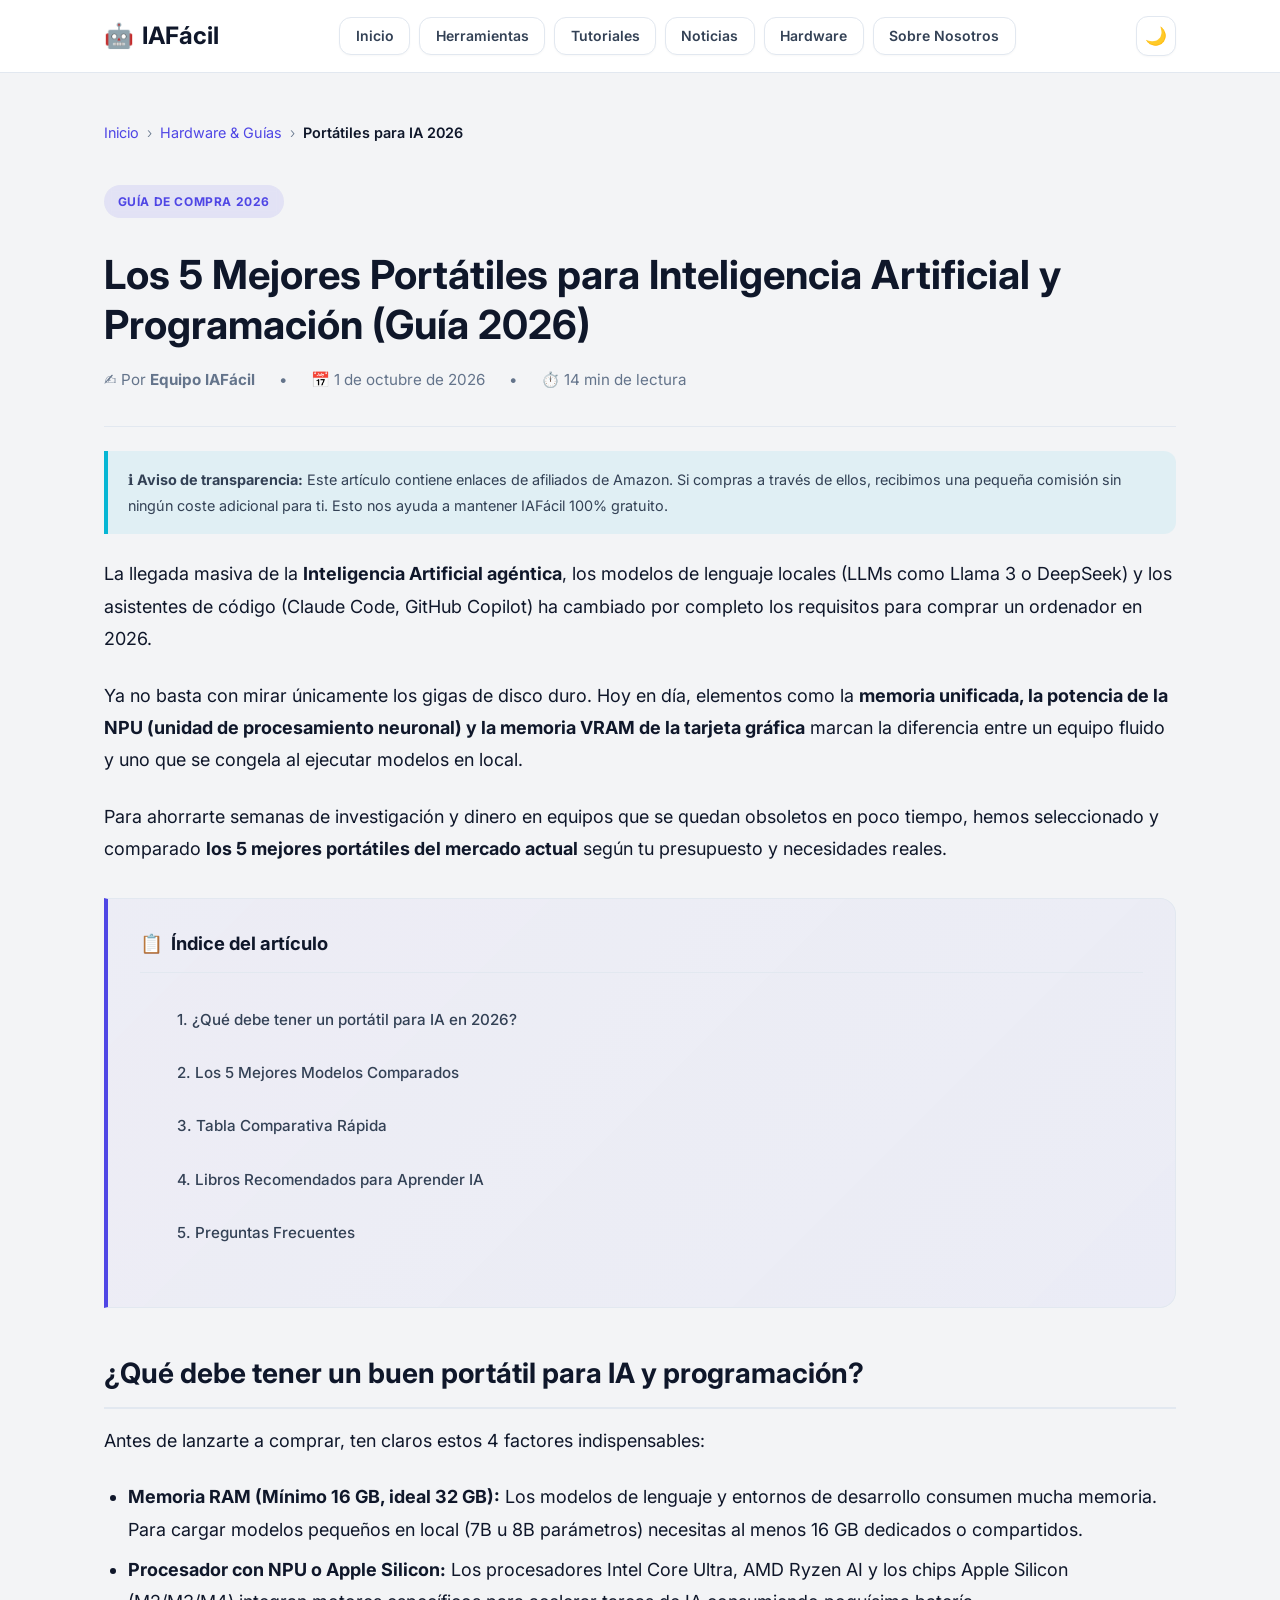
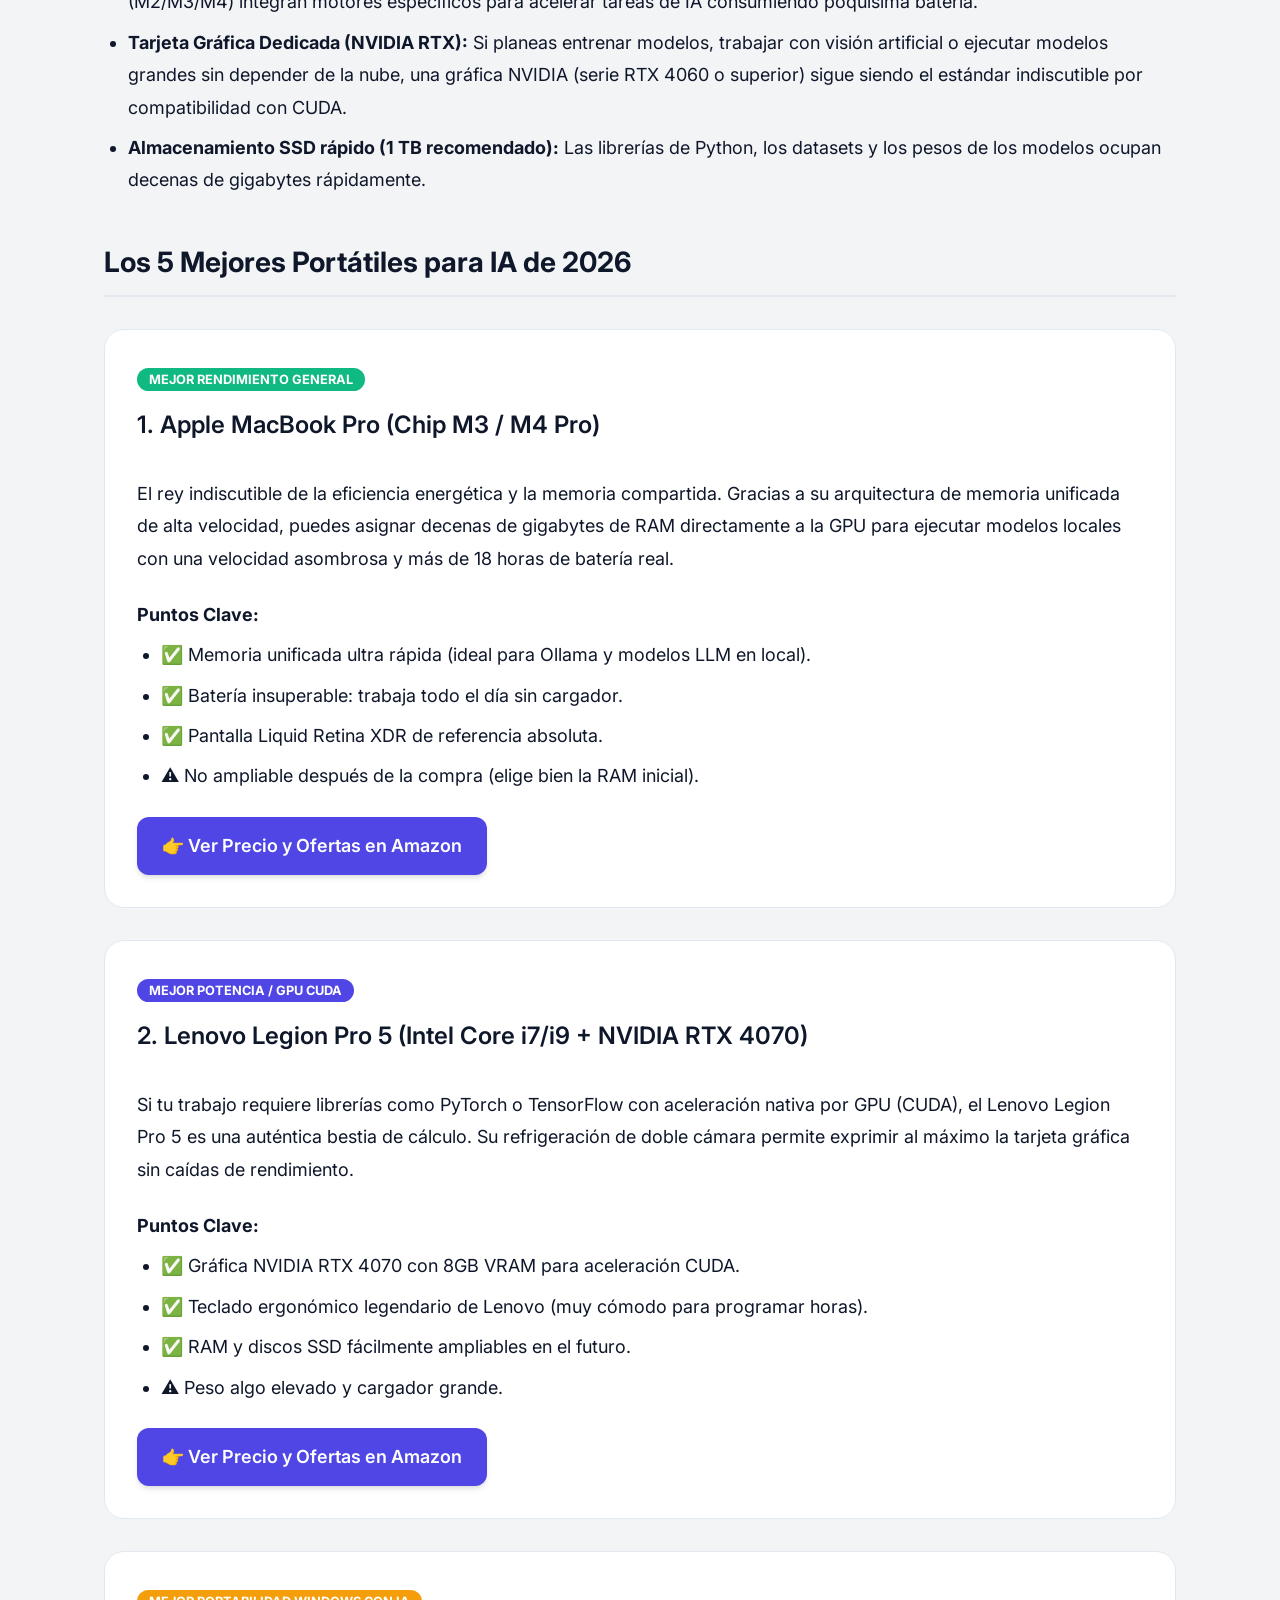
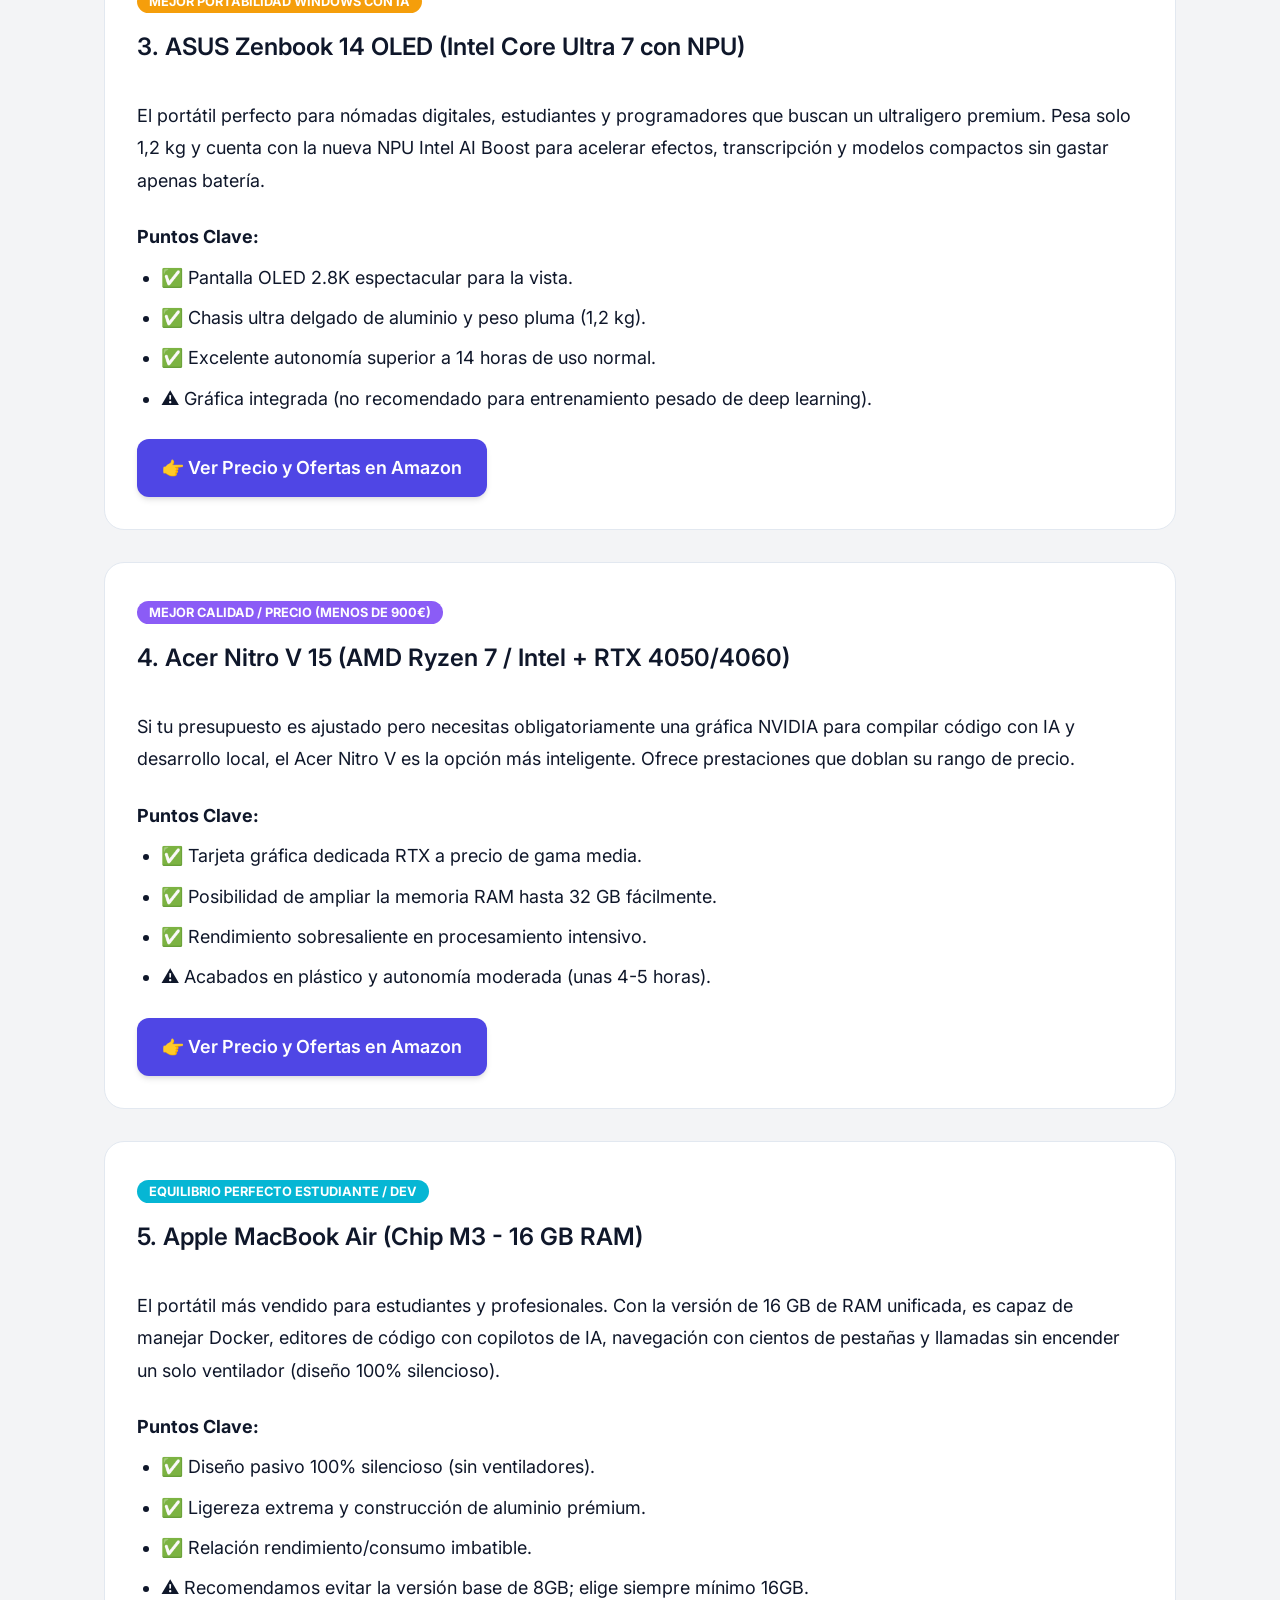
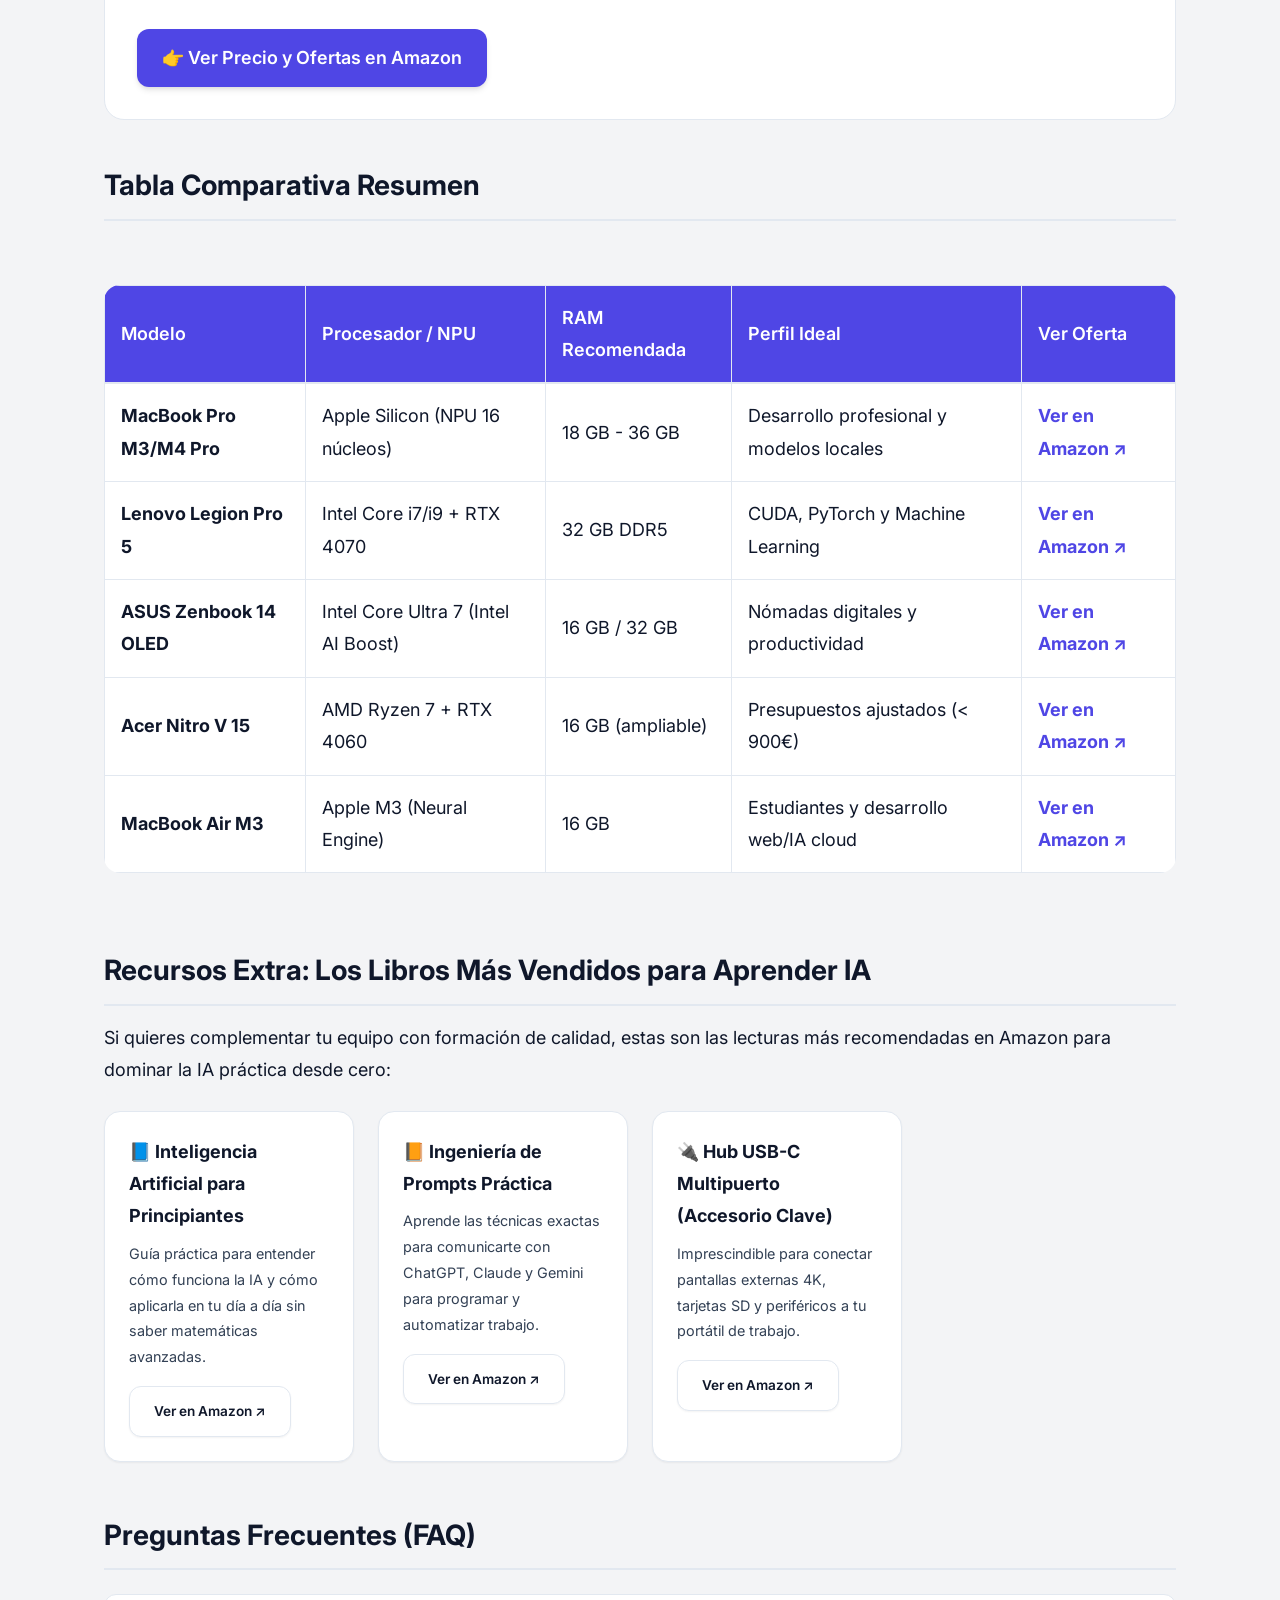
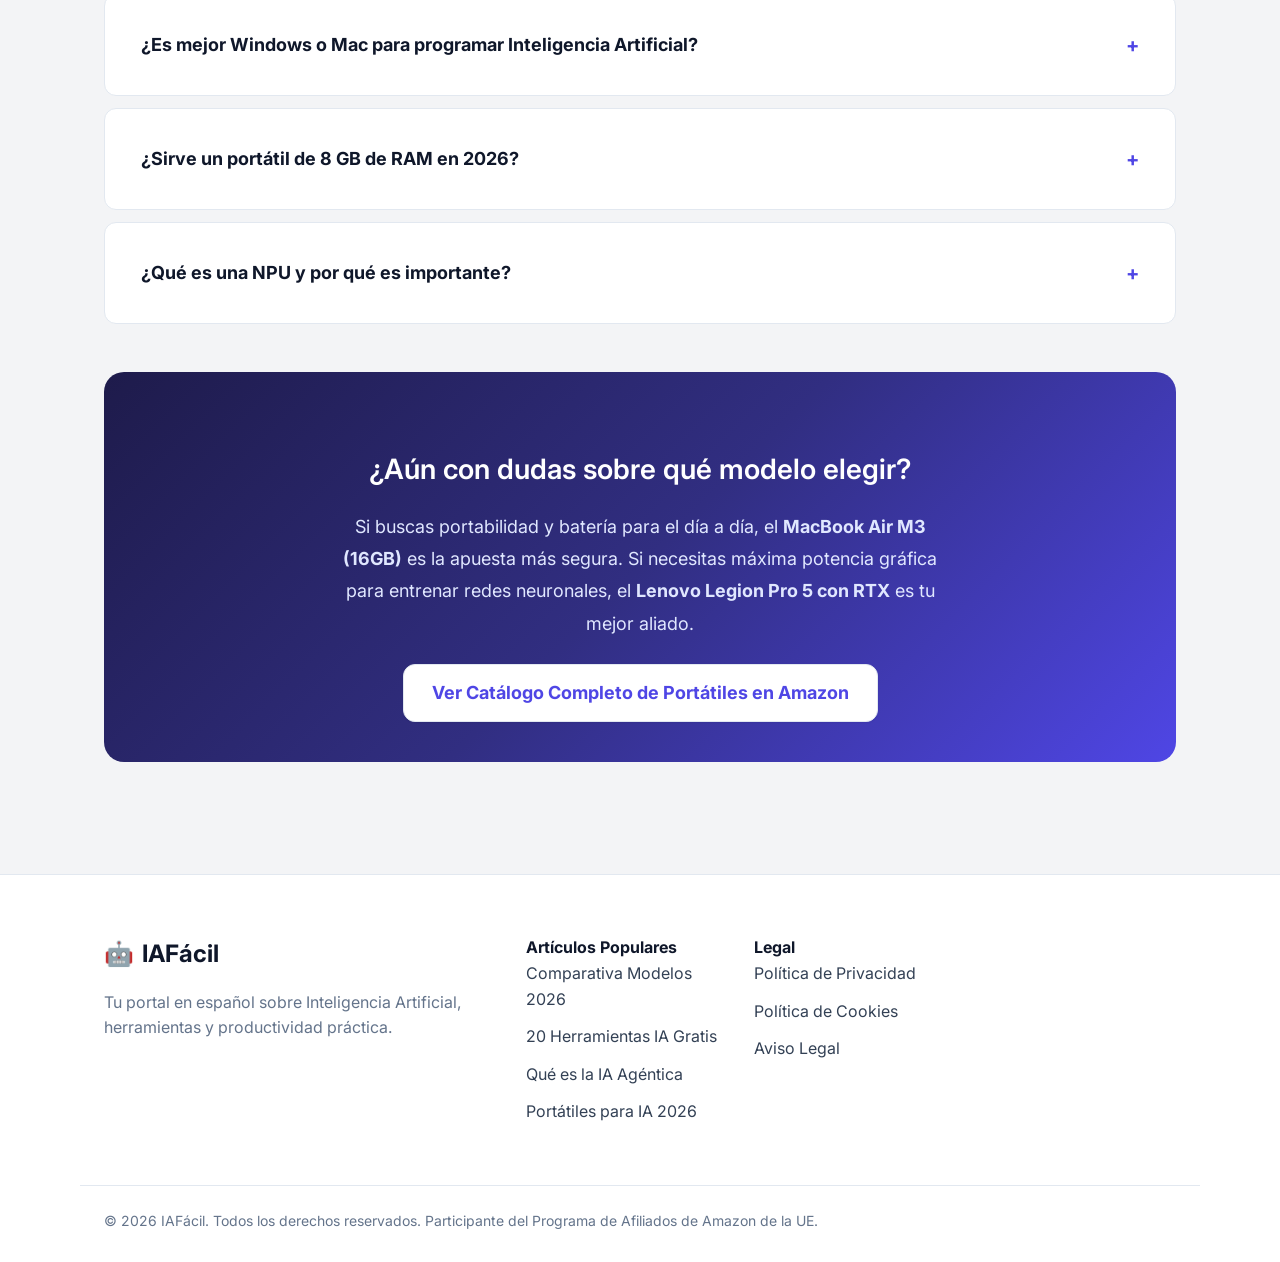
<file: articles/mejores-portatiles-ia-programacion.html>
<!DOCTYPE html>
<html lang="es">
<head>
    <meta charset="UTF-8">
    <meta name="viewport" content="width=device-width, initial-scale=1.0">
    <title>Los 5 Mejores Portátiles para Inteligencia Artificial y Programación (Guía 2026) | IAFácil</title>
    <meta name="description" content="¿Qué portátil comprar para Inteligencia Artificial, programación y productividad? Analizamos los 5 mejores modelos calidad-precio con NPU y tarjetas gráficas dedicadas.">
    
    <!-- Open Graph -->
    <meta property="og:type" content="article">
    <meta property="og:title" content="Los 5 Mejores Portátiles para Inteligencia Artificial y Programación (Guía 2026)">
    <meta property="og:description" content="Descubre los portátiles más recomendados para ejecutar modelos de IA, programar y teletrabajar con la mejor relación calidad-precio.">
    <meta property="og:site_name" content="IAFácil">
    <meta property="article:published_time" content="2026-10-01T12:00:00+00:00">
    <meta property="article:author" content="Equipo IAFácil">
    
    <link rel="stylesheet" href="../css/style.css">
    
    <link rel="preconnect" href="https://fonts.googleapis.com">
    <link rel="preconnect" href="https://fonts.gstatic.com" crossorigin>
    <link href="https://fonts.googleapis.com/css2?family=Inter:wght@400;500;600;700;800&display=swap" rel="stylesheet">

    <!-- Structured Data JSON-LD -->
    <script type="application/ld+json">
    {
      "@context": "https://schema.org",
      "@type": "Article",
      "headline": "Los 5 Mejores Portátiles para Inteligencia Artificial y Programación (Guía 2026)",
      "description": "Análisis y comparativa de los mejores ordenadores portátiles para trabajar con IA y programar en 2026.",
      "author": {
        "@type": "Organization",
        "name": "Equipo IAFácil"
      },
      "publisher": {
        "@type": "Organization",
        "name": "IAFácil"
      },
      "datePublished": "2026-10-01T12:00:00+00:00"
    }
    </script>
    <!-- Google AdSense -->
    <script async src="https://pagead2.googlesyndication.com/pagead/js/adsbygoogle.js?client=ca-pub-9415484788744640"
         crossorigin="anonymous"></script>
</head>
<body>
    <!-- Reading progress -->
    <div class="reading-progress"><div id="reading-progress"></div></div>

    <!-- Header -->
    <header class="site-header">
      <div class="header-inner container">
        <a href="../index.html" class="site-logo">🤖 <span>IAFácil</span></a>
        <nav id="nav-menu" class="nav-menu">
          <ul>
            <li><a href="../index.html">Inicio</a></li>
            <li><a href="../index.html#herramientas">Herramientas</a></li>
            <li><a href="../index.html#tutoriales">Tutoriales</a></li>
            <li><a href="../index.html#noticias">Noticias</a></li>
            <li><a href="../index.html#hardware">Hardware</a></li>
            <li><a href="../sobre-nosotros.html">Sobre Nosotros</a></li>
          </ul>
        </nav>
        <div class="header-actions">
          <button id="theme-toggle" aria-label="Cambiar tema">🌙</button>
          <button id="menu-toggle" class="menu-toggle" aria-label="Menú" aria-expanded="false">
            <span></span><span></span><span></span>
          </button>
        </div>
      </div>
    </header>

    <!-- Main Content -->
    <main class="container" style="padding-top: 2rem; padding-bottom: 4rem;">
        
        <!-- Breadcrumbs -->
        <nav class="breadcrumbs" aria-label="Breadcrumb">
            <ul>
                <li><a href="../index.html">Inicio</a></li>
                <li><a href="../index.html#hardware">Hardware & Guías</a></li>
                <li>Portátiles para IA 2026</li>
            </ul>
        </nav>

        <article class="article-content">
            <!-- Article Header -->
            <header class="article-header">
                <span class="category-badge" style="background: rgba(79, 70, 229, 0.1); color: var(--primary); font-weight: 700; padding: 0.35rem 0.85rem; border-radius: 9999px;">Guía de Compra 2026</span>
                <h1 style="font-size: 2.5rem; margin-top: 1rem; line-height: 1.25;">Los 5 Mejores Portátiles para Inteligencia Artificial y Programación (Guía 2026)</h1>
                <div class="article-meta" style="margin-top: 1rem; color: var(--text-muted); font-size: 0.95rem;">
                    <span>✍️ Por <strong>Equipo IAFácil</strong></span> • 
                    <span>📅 1 de octubre de 2026</span> • 
                    <span>⏱️ 14 min de lectura</span>
                </div>
            </header>

            <!-- Affiliate Disclaimer Box -->
            <div style="background: rgba(6, 182, 212, 0.08); border-left: 4px solid var(--accent); padding: 1rem 1.25rem; border-radius: 0 12px 12px 0; margin: 1.5rem 0; font-size: 0.9rem; color: var(--text-secondary);">
                ℹ️ <strong>Aviso de transparencia:</strong> Este artículo contiene enlaces de afiliados de Amazon. Si compras a través de ellos, recibimos una pequeña comisión sin ningún coste adicional para ti. Esto nos ayuda a mantener IAFácil 100% gratuito.
            </div>

            <!-- Ad Slot -->
            <div class="ad-container">
                <!-- ADSENSE AD SLOT -->
            </div>

            <!-- Intro -->
            <p>La llegada masiva de la <strong>Inteligencia Artificial agéntica</strong>, los modelos de lenguaje locales (LLMs como Llama 3 o DeepSeek) y los asistentes de código (Claude Code, GitHub Copilot) ha cambiado por completo los requisitos para comprar un ordenador en 2026.</p>
            <p>Ya no basta con mirar únicamente los gigas de disco duro. Hoy en día, elementos como la <strong>memoria unificada, la potencia de la NPU (unidad de procesamiento neuronal) y la memoria VRAM de la tarjeta gráfica</strong> marcan la diferencia entre un equipo fluido y uno que se congela al ejecutar modelos en local.</p>
            <p>Para ahorrarte semanas de investigación y dinero en equipos que se quedan obsoletos en poco tiempo, hemos seleccionado y comparado <strong>los 5 mejores portátiles del mercado actual</strong> según tu presupuesto y necesidades reales.</p>

            <!-- Table of Contents -->
            <nav id="toc" class="toc">
                <p class="toc-title">Índice del artículo</p>
                <!-- JS will auto-populate, or fallback items -->
                <ul>
                    <li><a href="#requisitos">1. ¿Qué debe tener un portátil para IA en 2026?</a></li>
                    <li><a href="#top-5">2. Los 5 Mejores Modelos Comparados</a></li>
                    <li><a href="#tabla">3. Tabla Comparativa Rápida</a></li>
                    <li><a href="#libros">4. Libros Recomendados para Aprender IA</a></li>
                    <li><a href="#faq">5. Preguntas Frecuentes</a></li>
                </ul>
            </nav>

            <h2 id="requisitos">¿Qué debe tener un buen portátil para IA y programación?</h2>
            <p>Antes de lanzarte a comprar, ten claros estos 4 factores indispensables:</p>
            <ul>
                <li><strong>Memoria RAM (Mínimo 16 GB, ideal 32 GB):</strong> Los modelos de lenguaje y entornos de desarrollo consumen mucha memoria. Para cargar modelos pequeños en local (7B u 8B parámetros) necesitas al menos 16 GB dedicados o compartidos.</li>
                <li><strong>Procesador con NPU o Apple Silicon:</strong> Los procesadores Intel Core Ultra, AMD Ryzen AI y los chips Apple Silicon (M2/M3/M4) integran motores específicos para acelerar tareas de IA consumiendo poquísima batería.</li>
                <li><strong>Tarjeta Gráfica Dedicada (NVIDIA RTX):</strong> Si planeas entrenar modelos, trabajar con visión artificial o ejecutar modelos grandes sin depender de la nube, una gráfica NVIDIA (serie RTX 4060 o superior) sigue siendo el estándar indiscutible por compatibilidad con CUDA.</li>
                <li><strong>Almacenamiento SSD rápido (1 TB recomendado):</strong> Las librerías de Python, los datasets y los pesos de los modelos ocupan decenas de gigabytes rápidamente.</li>
            </ul>

            <h2 id="top-5">Los 5 Mejores Portátiles para IA de 2026</h2>

            <!-- PRODUCT 1 -->
            <div style="background: var(--surface); border: 1px solid var(--border); border-radius: 20px; padding: 2rem; margin: 2rem 0; box-shadow: var(--shadow-medium);">
                <div style="display: flex; justify-content: space-between; align-items: flex-start; flex-wrap: wrap; gap: 1rem;">
                    <div>
                        <span style="background: #10B981; color: white; padding: 0.25rem 0.75rem; border-radius: 9999px; font-size: 0.8rem; font-weight: bold; text-transform: uppercase;">Mejor Rendimiento General</span>
                        <h3 style="margin-top: 0.5rem; font-size: 1.5rem;">1. Apple MacBook Pro (Chip M3 / M4 Pro)</h3>
                    </div>
                </div>
                <p style="margin-top: 1rem;">El rey indiscutible de la eficiencia energética y la memoria compartida. Gracias a su arquitectura de memoria unificada de alta velocidad, puedes asignar decenas de gigabytes de RAM directamente a la GPU para ejecutar modelos locales con una velocidad asombrosa y más de 18 horas de batería real.</p>
                <div style="margin: 1rem 0;">
                    <strong>Puntos Clave:</strong>
                    <ul style="margin-top: 0.5rem;">
                        <li>✅ Memoria unificada ultra rápida (ideal para Ollama y modelos LLM en local).</li>
                        <li>✅ Batería insuperable: trabaja todo el día sin cargador.</li>
                        <li>✅ Pantalla Liquid Retina XDR de referencia absoluta.</li>
                        <li>⚠️ No ampliable después de la compra (elige bien la RAM inicial).</li>
                    </ul>
                </div>
                <div style="margin-top: 1.5rem;">
                    <a href="https://www.amazon.es/s?k=Apple+MacBook+Pro+M3&tag=aleee017-21" target="_blank" rel="noopener sponsored" class="btn btn-primary" style="display: inline-block; padding: 0.75rem 1.5rem; text-decoration: none; border-radius: 12px; font-weight: 600;">👉 Ver Precio y Ofertas en Amazon</a>
                </div>
            </div>

            <!-- PRODUCT 2 -->
            <div style="background: var(--surface); border: 1px solid var(--border); border-radius: 20px; padding: 2rem; margin: 2rem 0; box-shadow: var(--shadow-medium);">
                <div style="display: flex; justify-content: space-between; align-items: flex-start; flex-wrap: wrap; gap: 1rem;">
                    <div>
                        <span style="background: var(--primary); color: white; padding: 0.25rem 0.75rem; border-radius: 9999px; font-size: 0.8rem; font-weight: bold; text-transform: uppercase;">Mejor Potencia / GPU CUDA</span>
                        <h3 style="margin-top: 0.5rem; font-size: 1.5rem;">2. Lenovo Legion Pro 5 (Intel Core i7/i9 + NVIDIA RTX 4070)</h3>
                    </div>
                </div>
                <p style="margin-top: 1rem;">Si tu trabajo requiere librerías como PyTorch o TensorFlow con aceleración nativa por GPU (CUDA), el Lenovo Legion Pro 5 es una auténtica bestia de cálculo. Su refrigeración de doble cámara permite exprimir al máximo la tarjeta gráfica sin caídas de rendimiento.</p>
                <div style="margin: 1rem 0;">
                    <strong>Puntos Clave:</strong>
                    <ul style="margin-top: 0.5rem;">
                        <li>✅ Gráfica NVIDIA RTX 4070 con 8GB VRAM para aceleración CUDA.</li>
                        <li>✅ Teclado ergonómico legendario de Lenovo (muy cómodo para programar horas).</li>
                        <li>✅ RAM y discos SSD fácilmente ampliables en el futuro.</li>
                        <li>⚠️ Peso algo elevado y cargador grande.</li>
                    </ul>
                </div>
                <div style="margin-top: 1.5rem;">
                    <a href="https://www.amazon.es/s?k=Lenovo+Legion+Pro+5+RTX&tag=aleee017-21" target="_blank" rel="noopener sponsored" class="btn btn-primary" style="display: inline-block; padding: 0.75rem 1.5rem; text-decoration: none; border-radius: 12px; font-weight: 600;">👉 Ver Precio y Ofertas en Amazon</a>
                </div>
            </div>

            <!-- PRODUCT 3 -->
            <div style="background: var(--surface); border: 1px solid var(--border); border-radius: 20px; padding: 2rem; margin: 2rem 0; box-shadow: var(--shadow-medium);">
                <div style="display: flex; justify-content: space-between; align-items: flex-start; flex-wrap: wrap; gap: 1rem;">
                    <div>
                        <span style="background: #F59E0B; color: white; padding: 0.25rem 0.75rem; border-radius: 9999px; font-size: 0.8rem; font-weight: bold; text-transform: uppercase;">Mejor Portabilidad Windows con IA</span>
                        <h3 style="margin-top: 0.5rem; font-size: 1.5rem;">3. ASUS Zenbook 14 OLED (Intel Core Ultra 7 con NPU)</h3>
                    </div>
                </div>
                <p style="margin-top: 1rem;">El portátil perfecto para nómadas digitales, estudiantes y programadores que buscan un ultraligero premium. Pesa solo 1,2 kg y cuenta con la nueva NPU Intel AI Boost para acelerar efectos, transcripción y modelos compactos sin gastar apenas batería.</p>
                <div style="margin: 1rem 0;">
                    <strong>Puntos Clave:</strong>
                    <ul style="margin-top: 0.5rem;">
                        <li>✅ Pantalla OLED 2.8K espectacular para la vista.</li>
                        <li>✅ Chasis ultra delgado de aluminio y peso pluma (1,2 kg).</li>
                        <li>✅ Excelente autonomía superior a 14 horas de uso normal.</li>
                        <li>⚠️ Gráfica integrada (no recomendado para entrenamiento pesado de deep learning).</li>
                    </ul>
                </div>
                <div style="margin-top: 1.5rem;">
                    <a href="https://www.amazon.es/s?k=ASUS+Zenbook+14+OLED+Intel+Core+Ultra&tag=aleee017-21" target="_blank" rel="noopener sponsored" class="btn btn-primary" style="display: inline-block; padding: 0.75rem 1.5rem; text-decoration: none; border-radius: 12px; font-weight: 600;">👉 Ver Precio y Ofertas en Amazon</a>
                </div>
            </div>

            <!-- PRODUCT 4 -->
            <div style="background: var(--surface); border: 1px solid var(--border); border-radius: 20px; padding: 2rem; margin: 2rem 0; box-shadow: var(--shadow-medium);">
                <div style="display: flex; justify-content: space-between; align-items: flex-start; flex-wrap: wrap; gap: 1rem;">
                    <div>
                        <span style="background: #8B5CF6; color: white; padding: 0.25rem 0.75rem; border-radius: 9999px; font-size: 0.8rem; font-weight: bold; text-transform: uppercase;">Mejor Calidad / Precio (Menos de 900€)</span>
                        <h3 style="margin-top: 0.5rem; font-size: 1.5rem;">4. Acer Nitro V 15 (AMD Ryzen 7 / Intel + RTX 4050/4060)</h3>
                    </div>
                </div>
                <p style="margin-top: 1rem;">Si tu presupuesto es ajustado pero necesitas obligatoriamente una gráfica NVIDIA para compilar código con IA y desarrollo local, el Acer Nitro V es la opción más inteligente. Ofrece prestaciones que doblan su rango de precio.</p>
                <div style="margin: 1rem 0;">
                    <strong>Puntos Clave:</strong>
                    <ul style="margin-top: 0.5rem;">
                        <li>✅ Tarjeta gráfica dedicada RTX a precio de gama media.</li>
                        <li>✅ Posibilidad de ampliar la memoria RAM hasta 32 GB fácilmente.</li>
                        <li>✅ Rendimiento sobresaliente en procesamiento intensivo.</li>
                        <li>⚠️ Acabados en plástico y autonomía moderada (unas 4-5 horas).</li>
                    </ul>
                </div>
                <div style="margin-top: 1.5rem;">
                    <a href="https://www.amazon.es/s?k=Acer+Nitro+V+15+RTX&tag=aleee017-21" target="_blank" rel="noopener sponsored" class="btn btn-primary" style="display: inline-block; padding: 0.75rem 1.5rem; text-decoration: none; border-radius: 12px; font-weight: 600;">👉 Ver Precio y Ofertas en Amazon</a>
                </div>
            </div>

            <!-- PRODUCT 5 -->
            <div style="background: var(--surface); border: 1px solid var(--border); border-radius: 20px; padding: 2rem; margin: 2rem 0; box-shadow: var(--shadow-medium);">
                <div style="display: flex; justify-content: space-between; align-items: flex-start; flex-wrap: wrap; gap: 1rem;">
                    <div>
                        <span style="background: #06B6D4; color: white; padding: 0.25rem 0.75rem; border-radius: 9999px; font-size: 0.8rem; font-weight: bold; text-transform: uppercase;">Equilibrio Perfecto Estudiante / Dev</span>
                        <h3 style="margin-top: 0.5rem; font-size: 1.5rem;">5. Apple MacBook Air (Chip M3 - 16 GB RAM)</h3>
                    </div>
                </div>
                <p style="margin-top: 1rem;">El portátil más vendido para estudiantes y profesionales. Con la versión de 16 GB de RAM unificada, es capaz de manejar Docker, editores de código con copilotos de IA, navegación con cientos de pestañas y llamadas sin encender un solo ventilador (diseño 100% silencioso).</p>
                <div style="margin: 1rem 0;">
                    <strong>Puntos Clave:</strong>
                    <ul style="margin-top: 0.5rem;">
                        <li>✅ Diseño pasivo 100% silencioso (sin ventiladores).</li>
                        <li>✅ Ligereza extrema y construcción de aluminio prémium.</li>
                        <li>✅ Relación rendimiento/consumo imbatible.</li>
                        <li>⚠️ Recomendamos evitar la versión base de 8GB; elige siempre mínimo 16GB.</li>
                    </ul>
                </div>
                <div style="margin-top: 1.5rem;">
                    <a href="https://www.amazon.es/s?k=Apple+MacBook+Air+M3+16GB&tag=aleee017-21" target="_blank" rel="noopener sponsored" class="btn btn-primary" style="display: inline-block; padding: 0.75rem 1.5rem; text-decoration: none; border-radius: 12px; font-weight: 600;">👉 Ver Precio y Ofertas en Amazon</a>
                </div>
            </div>

            <!-- Ad Slot -->
            <div class="ad-container">
                <!-- ADSENSE AD SLOT -->
            </div>

            <!-- Comparison Table -->
            <h2 id="tabla">Tabla Comparativa Resumen</h2>
            <div style="overflow-x: auto; margin: 2rem 0;">
                <table style="width: 100%; border-collapse: collapse; text-align: left; background: var(--surface); border-radius: 16px; overflow: hidden; box-shadow: var(--shadow-soft);">
                    <thead>
                        <tr style="background: rgba(79, 70, 229, 0.08); color: var(--primary-dark);">
                            <th style="padding: 1rem; border-bottom: 2px solid var(--border);">Modelo</th>
                            <th style="padding: 1rem; border-bottom: 2px solid var(--border);">Procesador / NPU</th>
                            <th style="padding: 1rem; border-bottom: 2px solid var(--border);">RAM Recomendada</th>
                            <th style="padding: 1rem; border-bottom: 2px solid var(--border);">Perfil Ideal</th>
                            <th style="padding: 1rem; border-bottom: 2px solid var(--border);">Ver Oferta</th>
                        </tr>
                    </thead>
                    <tbody>
                        <tr>
                            <td style="padding: 1rem; border-bottom: 1px solid var(--border); font-weight: bold;">MacBook Pro M3/M4 Pro</td>
                            <td style="padding: 1rem; border-bottom: 1px solid var(--border);">Apple Silicon (NPU 16 núcleos)</td>
                            <td style="padding: 1rem; border-bottom: 1px solid var(--border);">18 GB - 36 GB</td>
                            <td style="padding: 1rem; border-bottom: 1px solid var(--border);">Desarrollo profesional y modelos locales</td>
                            <td style="padding: 1rem; border-bottom: 1px solid var(--border);"><a href="https://www.amazon.es/s?k=MacBook+Pro+M3&tag=aleee017-21" target="_blank" rel="noopener sponsored" style="color: var(--primary); font-weight: bold;">Ver en Amazon ↗</a></td>
                        </tr>
                        <tr>
                            <td style="padding: 1rem; border-bottom: 1px solid var(--border); font-weight: bold;">Lenovo Legion Pro 5</td>
                            <td style="padding: 1rem; border-bottom: 1px solid var(--border);">Intel Core i7/i9 + RTX 4070</td>
                            <td style="padding: 1rem; border-bottom: 1px solid var(--border);">32 GB DDR5</td>
                            <td style="padding: 1rem; border-bottom: 1px solid var(--border);">CUDA, PyTorch y Machine Learning</td>
                            <td style="padding: 1rem; border-bottom: 1px solid var(--border);"><a href="https://www.amazon.es/s?k=Lenovo+Legion+Pro+5&tag=aleee017-21" target="_blank" rel="noopener sponsored" style="color: var(--primary); font-weight: bold;">Ver en Amazon ↗</a></td>
                        </tr>
                        <tr>
                            <td style="padding: 1rem; border-bottom: 1px solid var(--border); font-weight: bold;">ASUS Zenbook 14 OLED</td>
                            <td style="padding: 1rem; border-bottom: 1px solid var(--border);">Intel Core Ultra 7 (Intel AI Boost)</td>
                            <td style="padding: 1rem; border-bottom: 1px solid var(--border);">16 GB / 32 GB</td>
                            <td style="padding: 1rem; border-bottom: 1px solid var(--border);">Nómadas digitales y productividad</td>
                            <td style="padding: 1rem; border-bottom: 1px solid var(--border);"><a href="https://www.amazon.es/s?k=ASUS+Zenbook+14+OLED&tag=aleee017-21" target="_blank" rel="noopener sponsored" style="color: var(--primary); font-weight: bold;">Ver en Amazon ↗</a></td>
                        </tr>
                        <tr>
                            <td style="padding: 1rem; border-bottom: 1px solid var(--border); font-weight: bold;">Acer Nitro V 15</td>
                            <td style="padding: 1rem; border-bottom: 1px solid var(--border);">AMD Ryzen 7 + RTX 4060</td>
                            <td style="padding: 1rem; border-bottom: 1px solid var(--border);">16 GB (ampliable)</td>
                            <td style="padding: 1rem; border-bottom: 1px solid var(--border);">Presupuestos ajustados (< 900€)</td>
                            <td style="padding: 1rem; border-bottom: 1px solid var(--border);"><a href="https://www.amazon.es/s?k=Acer+Nitro+V+15&tag=aleee017-21" target="_blank" rel="noopener sponsored" style="color: var(--primary); font-weight: bold;">Ver en Amazon ↗</a></td>
                        </tr>
                        <tr>
                            <td style="padding: 1rem; font-weight: bold;">MacBook Air M3</td>
                            <td style="padding: 1rem;">Apple M3 (Neural Engine)</td>
                            <td style="padding: 1rem;">16 GB</td>
                            <td style="padding: 1rem;">Estudiantes y desarrollo web/IA cloud</td>
                            <td style="padding: 1rem;"><a href="https://www.amazon.es/s?k=MacBook+Air+M3+16GB&tag=aleee017-21" target="_blank" rel="noopener sponsored" style="color: var(--primary); font-weight: bold;">Ver en Amazon ↗</a></td>
                        </tr>
                    </tbody>
                </table>
            </div>

            <!-- BONUS BOOKS & ACCESSORIES SECTION -->
            <h2 id="libros">Recursos Extra: Los Libros Más Vendidos para Aprender IA</h2>
            <p>Si quieres complementar tu equipo con formación de calidad, estas son las lecturas más recomendadas en Amazon para dominar la IA práctica desde cero:</p>
            
            <div class="grid-cards" style="margin-top: 1rem;">
                <div class="card" style="padding: 1.5rem;">
                    <h4>📘 Inteligencia Artificial para Principiantes</h4>
                    <p style="font-size: 0.9rem; color: var(--text-secondary); margin: 0.5rem 0 1rem;">Guía práctica para entender cómo funciona la IA y cómo aplicarla en tu día a día sin saber matemáticas avanzadas.</p>
                    <a href="https://www.amazon.es/s?k=libro+inteligencia+artificial+para+principiantes&tag=aleee017-21" target="_blank" rel="noopener sponsored" class="btn btn-secondary" style="font-size: 0.85rem;">Ver en Amazon ↗</a>
                </div>
                <div class="card" style="padding: 1.5rem;">
                    <h4>📙 Ingeniería de Prompts Práctica</h4>
                    <p style="font-size: 0.9rem; color: var(--text-secondary); margin: 0.5rem 0 1rem;">Aprende las técnicas exactas para comunicarte con ChatGPT, Claude y Gemini para programar y automatizar trabajo.</p>
                    <a href="https://www.amazon.es/s?k=libro+prompt+engineering+español&tag=aleee017-21" target="_blank" rel="noopener sponsored" class="btn btn-secondary" style="font-size: 0.85rem;">Ver en Amazon ↗</a>
                </div>
                <div class="card" style="padding: 1.5rem;">
                    <h4>🔌 Hub USB-C Multipuerto (Accesorio Clave)</h4>
                    <p style="font-size: 0.9rem; color: var(--text-secondary); margin: 0.5rem 0 1rem;">Imprescindible para conectar pantallas externas 4K, tarjetas SD y periféricos a tu portátil de trabajo.</p>
                    <a href="https://www.amazon.es/s?k=hub+usb+c+hdmi&tag=aleee017-21" target="_blank" rel="noopener sponsored" class="btn btn-secondary" style="font-size: 0.85rem;">Ver en Amazon ↗</a>
                </div>
            </div>

            <!-- FAQ SECTION -->
            <h2 id="faq" style="margin-top: 3rem;">Preguntas Frecuentes (FAQ)</h2>
            <div style="margin: 1.5rem 0;">
                <details style="background: var(--surface); border: 1px solid var(--border); border-radius: 12px; padding: 1rem; margin-bottom: 0.75rem;">
                    <summary style="font-weight: bold; cursor: pointer;">¿Es mejor Windows o Mac para programar Inteligencia Artificial?</summary>
                    <p style="margin-top: 0.75rem; color: var(--text-secondary);">Ambos son excelentes. Mac (Apple Silicon) destaca por la memoria unificada de alta velocidad y la autonomía insuperable. Windows con gráficas NVIDIA es obligatorio si trabajas con aceleración CUDA pura o entrenas modelos profundos en local.</p>
                </details>

                <details style="background: var(--surface); border: 1px solid var(--border); border-radius: 12px; padding: 1rem; margin-bottom: 0.75rem;">
                    <summary style="font-weight: bold; cursor: pointer;">¿Sirve un portátil de 8 GB de RAM en 2026?</summary>
                    <p style="margin-top: 0.75rem; color: var(--text-secondary);">No lo recomendamos. En 2026, entre el sistema operativo, los navegadores modernos y las herramientas de desarrollo, 8 GB se quedan cortos de inmediato. El mínimo estándar hoy son 16 GB de RAM.</p>
                </details>

                <details style="background: var(--surface); border: 1px solid var(--border); border-radius: 12px; padding: 1rem;">
                    <summary style="font-weight: bold; cursor: pointer;">¿Qué es una NPU y por qué es importante?</summary>
                    <p style="margin-top: 0.75rem; color: var(--text-secondary);">La NPU (Neural Processing Unit) es un chip dedicado a ejecutar cálculos matriciales de IA consumiendo una fracción de la energía de la CPU o GPU. Permite funciones como desenfoque de cámara en tiempo real, reconocimiento de voz o filtrado sin gastar batería.</p>
                </details>
            </div>

            <!-- Final CTA -->
            <div style="background: linear-gradient(135deg, #1E1B4B 0%, #312E81 50%, #4F46E5 100%); color: white; border-radius: 20px; padding: 2.5rem; text-align: center; margin: 3rem 0;">
                <h3 style="color: white; font-size: 1.75rem;">¿Aún con dudas sobre qué modelo elegir?</h3>
                <p style="color: #E0E7FF; max-width: 600px; margin: 1rem auto 1.5rem;">Si buscas portabilidad y batería para el día a día, el <strong>MacBook Air M3 (16GB)</strong> es la apuesta más segura. Si necesitas máxima potencia gráfica para entrenar redes neuronales, el <strong>Lenovo Legion Pro 5 con RTX</strong> es tu mejor aliado.</p>
                <a href="https://www.amazon.es/s?k=portatil+inteligencia+artificial&tag=aleee017-21" target="_blank" rel="noopener sponsored" class="btn btn-secondary" style="background: white; color: var(--primary); font-weight: bold; padding: 0.75rem 1.75rem; border-radius: 12px; text-decoration: none;">Ver Catálogo Completo de Portátiles en Amazon</a>
            </div>

        </article>
    </main>

    <!-- Footer -->
    <footer class="site-footer">
      <div class="footer-grid container">
        <div class="footer-col">
          <div class="site-logo" style="color: white;">🤖 <span>IAFácil</span></div>
          <p style="margin-top: 1rem; color: var(--text-muted);">Tu portal en español sobre Inteligencia Artificial, herramientas y productividad práctica.</p>
        </div>
        <div class="footer-col">
          <h4>Artículos Populares</h4>
          <ul class="footer-links">
            <li><a href="gpt6-vs-claude-vs-gemini.html">Comparativa Modelos 2026</a></li>
            <li><a href="mejores-herramientas-ia-gratis.html">20 Herramientas IA Gratis</a></li>
            <li><a href="que-es-ia-agentica.html">Qué es la IA Agéntica</a></li>
            <li><a href="mejores-portatiles-ia-programacion.html">Portátiles para IA 2026</a></li>
          </ul>
        </div>
        <div class="footer-col">
          <h4>Legal</h4>
          <ul class="footer-links">
            <li><a href="../privacidad.html">Política de Privacidad</a></li>
            <li><a href="../cookies.html">Política de Cookies</a></li>
            <li><a href="../aviso-legal.html">Aviso Legal</a></li>
          </ul>
        </div>
      </div>
      <div class="footer-bottom container">
        <p>&copy; 2026 IAFácil. Todos los derechos reservados. Participante del Programa de Afiliados de Amazon de la UE.</p>
      </div>
    </footer>

    <!-- Back to top -->
    <button id="back-to-top" class="back-to-top" aria-label="Volver arriba">↑</button>

    <script src="../js/main.js"></script>
</body>
</html>
</file>
<file: css/style.css>
/* ==========================================================================
   IAFácil - Design System & Variables
   ========================================================================== */

:root {
  /* Color Palette */
  --primary: #4F46E5;
  --primary-light: #818CF8;
  --primary-dark: #3730A3;
  --accent: #06B6D4;
  
  --surface: #FFFFFF;
  --background: #F3F4F6;
  
  --text-primary: #0F172A;
  --text-secondary: #334155;
  --text-muted: #64748B;
  
  --border: #E2E8F0;
  --border-hover: #CBD5E1;
  
  --success: #10B981;
  --error: #EF4444;
  --warning: #F59E0B;
  
  /* Typography */
  --font-sans: 'Inter', system-ui, -apple-system, BlinkMacSystemFont, "Segoe UI", Roboto, "Helvetica Neue", Arial, sans-serif;
  --font-mono: ui-monospace, SFMono-Regular, Menlo, Monaco, Consolas, "Liberation Mono", "Courier New", monospace;
  
  /* Shadows */
  --shadow-sm: 0 1px 2px 0 rgba(0, 0, 0, 0.05);
  --shadow-md: 0 4px 6px -1px rgba(0, 0, 0, 0.1), 0 2px 4px -1px rgba(0, 0, 0, 0.06);
  --shadow-lg: 0 10px 15px -3px rgba(0, 0, 0, 0.1), 0 4px 6px -2px rgba(0, 0, 0, 0.05);
  --shadow-xl: 0 20px 25px -5px rgba(0, 0, 0, 0.1), 0 10px 10px -5px rgba(0, 0, 0, 0.04);
  
  /* Radii */
  --radius-sm: 8px;
  --radius-md: 12px; /* Buttons, Inputs */
  --radius-lg: 16px; /* Inner card elements */
  --radius-xl: 20px; /* Cards */
  --radius-full: 9999px; /* Pill shapes */
  
  /* Transitions */
  --transition-fast: 0.15s ease-in-out;
  --transition-normal: 0.2s ease;
  --transition-slow: 0.3s ease;
}

/* Dark Mode Theme */
body.dark-mode {
  --primary: #818CF8;
  --primary-light: #A5B4FC;
  --primary-dark: #4F46E5;
  --accent: #22D3EE;
  
  --surface: #1E293B;
  --background: #0F172A;
  
  --text-primary: #F8FAFC;
  --text-secondary: #CBD5E1;
  --text-muted: #94A3B8;
  
  --border: #334155;
  --border-hover: #475569;
  
  --shadow-sm: 0 1px 2px 0 rgba(0, 0, 0, 0.5);
  --shadow-md: 0 4px 6px -1px rgba(0, 0, 0, 0.4), 0 2px 4px -1px rgba(0, 0, 0, 0.3);
  --shadow-lg: 0 10px 15px -3px rgba(0, 0, 0, 0.5), 0 4px 6px -2px rgba(0, 0, 0, 0.3);
}

/* ==========================================================================
   Reset & Base Styles
   ========================================================================== */

*, *::before, *::after {
  box-sizing: border-box;
}

* {
  margin: 0;
  padding: 0;
}

html, body {
  height: 100%;
  scroll-behavior: smooth;
}

body {
  font-family: var(--font-sans);
  line-height: 1.6;
  color: var(--text-primary);
  background-color: var(--background);
  -webkit-font-smoothing: antialiased;
  -moz-osx-font-smoothing: grayscale;
  transition: background-color var(--transition-normal), color var(--transition-normal);
}

img, picture, video, canvas, svg {
  display: block;
  max-width: 100%;
}

input, button, textarea, select {
  font: inherit;
}

p, h1, h2, h3, h4, h5, h6 {
  overflow-wrap: break-word;
}

a {
  color: var(--primary);
  text-decoration: none;
  transition: color var(--transition-normal);
}

a:hover {
  color: var(--primary-dark);
}

/* ==========================================================================
   Layout Components
   ========================================================================== */

.container {
  width: 100%;
  max-width: 1120px;
  margin: 0 auto;
  padding: 0 1.5rem;
}

section {
  padding: 80px 0;
}

/* Progress Bar */
.reading-progress-container {
  position: fixed;
  top: 0;
  left: 0;
  width: 100%;
  height: 4px;
  background-color: transparent;
  z-index: 1001;
}

.reading-progress-bar {
  height: 100%;
  background-color: var(--accent);
  width: 0%;
  transition: width 0.1s ease;
}

/* Back to Top Button */
.back-to-top {
  position: fixed;
  bottom: 2rem;
  right: 2rem;
  background-color: var(--primary);
  color: white;
  width: 48px;
  height: 48px;
  border-radius: var(--radius-full);
  display: flex;
  align-items: center;
  justify-content: center;
  box-shadow: var(--shadow-lg);
  opacity: 0;
  visibility: hidden;
  transition: all var(--transition-normal);
  z-index: 900;
  border: none;
  cursor: pointer;
}

.back-to-top.visible {
  opacity: 1;
  visibility: visible;
}

.back-to-top:hover {
  background-color: var(--primary-dark);
  transform: translateY(-3px);
}

/* ==========================================================================
   Header & Navigation
   ========================================================================== */

.site-header {
  background-color: var(--surface);
  border-bottom: 1px solid var(--border);
  position: sticky;
  top: 0;
  z-index: 1000;
  transition: background-color var(--transition-normal), border-color var(--transition-normal);
}

/* Header - horizontal layout */
.header-inner {
  display: flex;
  justify-content: space-between;
  align-items: center;
  height: 72px;
}

.site-logo {
  display: flex;
  align-items: center;
  gap: 0.5rem;
  font-size: 1.5rem;
  font-weight: 700;
  color: var(--primary);
}

.site-logo span {
  color: var(--text-primary);
}

.nav-menu ul {
  display: flex;
  flex-direction: row;
  align-items: center;
  gap: 0.6rem;
  list-style: none;
  margin: 0;
  padding: 0;
}

.nav-menu a {
  display: inline-flex;
  align-items: center;
  justify-content: center;
  padding: 0.45rem 0.95rem;
  border-radius: var(--radius-md);
  background-color: var(--surface);
  border: 1.5px solid var(--border);
  color: var(--text-secondary);
  font-weight: 600;
  font-size: 0.875rem;
  text-decoration: none;
  box-shadow: 0 1px 2px rgba(0, 0, 0, 0.03);
  transition: all var(--transition-fast);
}

.nav-menu a:hover {
  background-color: #F3F4F6;
  color: var(--primary);
  border-color: var(--primary-light);
  transform: translateY(-2px);
  box-shadow: 0 4px 8px -2px rgba(79, 70, 229, 0.15);
}

.nav-menu a.active {
  background-color: var(--primary);
  color: #ffffff;
  border-color: var(--primary);
  box-shadow: 0 4px 10px rgba(79, 70, 229, 0.3);
}

body.dark-mode .nav-menu a:hover {
  background-color: #374151;
  color: var(--primary-light);
  border-color: var(--primary-light);
}

body.dark-mode #theme-toggle:hover {
  background-color: #374151;
  border-color: var(--primary-light);
}

.header-actions {
  display: flex;
  align-items: center;
  gap: 0.75rem;
}

#theme-toggle {
  background-color: var(--surface);
  border: 1.5px solid var(--border);
  color: var(--text-secondary);
  cursor: pointer;
  width: 40px;
  height: 40px;
  border-radius: var(--radius-md);
  display: flex;
  align-items: center;
  justify-content: center;
  font-size: 1.1rem;
  box-shadow: 0 1px 2px rgba(0, 0, 0, 0.03);
  transition: all var(--transition-fast);
}

#theme-toggle:hover {
  background-color: #F3F4F6;
  border-color: var(--primary-light);
  transform: translateY(-2px);
  box-shadow: 0 4px 8px -2px rgba(79, 70, 229, 0.15);
}

.menu-toggle {
  background: var(--surface);
  border: 1.5px solid var(--border);
  border-radius: var(--radius-md);
  color: var(--text-primary);
  cursor: pointer;
  padding: 0.5rem 0.65rem;
  display: none;
}

/* Mobile: nav becomes dropdown */
@media (max-width: 768px) {
  .nav-menu {
    display: none;
    position: absolute;
    top: 72px;
    left: 0;
    right: 0;
    background: var(--surface);
    padding: 1rem;
    box-shadow: var(--shadow-lg);
    border-radius: 0 0 var(--radius-xl) var(--radius-xl);
    z-index: 999;
    border-bottom: 1px solid var(--border);
  }
  
  .nav-menu.active { 
    display: block; 
  }
  
  .nav-menu ul { 
    flex-direction: column; 
    gap: 0.5rem; 
    align-items: flex-start;
  }
  
  .nav-menu a {
    display: block;
    width: 100%;
    padding: 0.75rem 1rem;
    border-radius: var(--radius-sm);
  }
  
  .nav-menu a:hover {
    background-color: var(--background);
  }
  
  .nav-menu a::after {
    display: none;
  }
  
  .menu-toggle { 
    display: flex; 
    align-items: center;
    justify-content: center;
  }
}

@media (min-width: 769px) {
  .nav-menu { 
    display: flex !important; 
  }
  .menu-toggle { 
    display: none; 
  }
}

/* ==========================================================================
   Hero Section
   ========================================================================== */

.hero-section, .hero {
  text-align: center;
  padding: 80px 0 70px;
  background: linear-gradient(135deg, var(--background) 0%, var(--surface) 100%);
  border-bottom: 1px solid var(--border);
  position: relative;
}

.hero-tagline {
  display: inline-block;
  font-size: 0.85rem;
  font-weight: 700;
  text-transform: uppercase;
  letter-spacing: 0.08em;
  color: var(--primary);
  background: rgba(79, 70, 229, 0.08);
  padding: 0.4rem 1.1rem;
  border-radius: var(--radius-full);
  margin-bottom: 1.25rem;
  border: 1px solid rgba(79, 70, 229, 0.15);
}

.hero-title, .hero h1 {
  font-size: clamp(2.25rem, 4.5vw, 3.5rem);
  font-weight: 800;
  color: var(--text-primary);
  margin-bottom: 1.25rem;
  line-height: 1.2;
}

.hero-title span, .hero h1 span {
  color: var(--primary);
}

.hero-subtitle, .hero p {
  font-size: 1.15rem;
  color: var(--text-secondary);
  max-width: 680px;
  margin: 0 auto 2.25rem;
  line-height: 1.6;
}

.hero-cta, .hero-buttons {
  display: flex;
  gap: 1rem;
  justify-content: center;
  align-items: center;
  flex-wrap: wrap;
}

.btn {
  display: inline-flex;
  align-items: center;
  justify-content: center;
  padding: 0.75rem 1.5rem;
  font-weight: 600;
  border-radius: var(--radius-md);
  transition: all var(--transition-normal);
  cursor: pointer;
  text-decoration: none;
  border: 1px solid transparent;
}

.btn-primary {
  background-color: var(--primary);
  color: #ffffff;
  box-shadow: var(--shadow-md);
}

.btn-primary:hover {
  background-color: var(--primary-dark);
  color: #ffffff;
  transform: translateY(-2px);
  box-shadow: var(--shadow-lg);
}

.btn-secondary {
  background-color: var(--surface);
  color: var(--text-primary);
  border: 1.5px solid var(--border);
  box-shadow: var(--shadow-sm);
}

.btn-secondary:hover {
  background-color: var(--background);
  border-color: var(--border-hover);
  color: var(--primary);
  transform: translateY(-2px);
  box-shadow: var(--shadow-md);
}

/* ==========================================================================
   Grids & Articles (Perfect Alignment)
   ========================================================================== */

.section-header {
  display: flex;
  justify-content: space-between;
  align-items: flex-end;
  margin-bottom: 2.5rem;
}

.section-header-center {
  text-align: center;
  margin-bottom: 2.75rem;
}

.section-title {
  font-size: 2rem;
  font-weight: 800;
  color: var(--text-primary);
  line-height: 1.25;
}

.section-subtitle {
  color: var(--text-secondary);
  font-size: 1.05rem;
  margin-top: 0.5rem;
}

.section-header-center .section-subtitle {
  margin-left: auto;
  margin-right: auto;
  max-width: 620px;
}

.section-link {
  font-weight: 600;
  color: var(--primary);
  display: flex;
  align-items: center;
  gap: 0.5rem;
}

.section-link:hover {
  color: var(--primary-dark);
}

/* Article Cards Grid */
.articles-grid {
  display: grid;
  grid-template-columns: repeat(2, 1fr); /* 2 columns on desktop for 4 cards */
  gap: 2rem;
  align-items: stretch;
}

/* Article Card */
.article-card {
  background: var(--surface);
  border-radius: var(--radius-xl);
  box-shadow: var(--shadow-md);
  transition: transform 0.2s ease, box-shadow 0.2s ease;
  display: flex;
  flex-direction: column;
  height: 100%; /* Equal height */
  border: 1px solid var(--border);
  overflow: hidden;
  text-decoration: none;
}

.article-card:hover {
  transform: translateY(-4px);
  box-shadow: var(--shadow-lg);
}

/* Featured Card (Span 2 columns on desktop) */
@media (min-width: 900px) {
  .article-card.featured {
    grid-column: 1 / -1;
    display: flex;
    flex-direction: row;
  }
  .article-card.featured .card-image-wrapper {
    width: 48%;
    height: auto;
    min-height: 280px;
  }
  .article-card.featured .card-image {
    height: 100%;
    border-radius: 18px 0 0 18px;
  }
  .article-card.featured .card-body {
    width: 52%;
    padding: 2.25rem;
    display: flex;
    flex-direction: column;
    justify-content: center;
  }
  .article-card.featured .card-title {
    font-size: 1.55rem;
    margin-bottom: 1rem;
  }
  .article-card.featured .card-excerpt {
    font-size: 1.05rem;
    line-height: 1.6;
    margin-bottom: 1.5rem;
  }
}

/* Article Card Images */
.card-image-wrapper {
  width: 100%;
  height: 200px;
  overflow: hidden;
  position: relative;
}

.card-image-wrapper img {
  width: 100%;
  height: 200px;
  object-fit: cover;
  border-radius: 16px 16px 0 0;
  display: block;
  transition: transform 0.5s ease;
}

.article-card:hover .card-image-wrapper img {
  transform: scale(1.05);
}

.category-badge {
  position: absolute;
  top: 1rem;
  left: 1rem;
  background-color: rgba(255, 255, 255, 0.9);
  color: var(--primary);
  padding: 0.25rem 0.75rem;
  border-radius: var(--radius-full);
  font-size: 0.75rem;
  font-weight: 700;
  text-transform: uppercase;
  letter-spacing: 0.05em;
  backdrop-filter: blur(4px);
  z-index: 10;
}

body.dark-mode .category-badge {
  background-color: rgba(31, 41, 55, 0.9);
  color: var(--primary-light);
}

.card-content, .card-body {
  padding: 1.5rem;
  flex: 1;
  display: flex;
  flex-direction: column;
}

.card-title, .card-body h3 {
  font-size: 1.25rem;
  font-weight: 700;
  color: var(--text-primary);
  margin-bottom: 0.75rem;
  line-height: 1.4;
}

.card-title a, .card-body h3 a {
  color: var(--text-primary);
  text-decoration: none;
  transition: color var(--transition-fast);
}

.article-card:hover .card-title a, .article-card:hover .card-body h3 a {
  color: var(--primary);
}

.card-excerpt {
  color: var(--text-secondary);
  font-size: 0.95rem;
  line-height: 1.6;
  margin-bottom: 1.25rem;
  flex-grow: 1; /* Pushes meta to the bottom so all cards align! */
}

.card-meta {
  display: flex;
  align-items: center;
  gap: 1rem;
  font-size: 0.85rem;
  color: var(--text-muted);
  margin-top: auto; /* Aligns to bottom! */
  padding-top: 0.85rem;
  border-top: 1px solid var(--border);
}

.card-footer {
  display: flex;
  justify-content: space-between;
  align-items: center;
  margin-top: auto;
  padding-top: 1rem;
  border-top: 1px solid var(--border);
}

.author-info {
  display: flex;
  align-items: center;
  gap: 0.5rem;
}

.author-avatar {
  width: 24px;
  height: 24px;
  border-radius: var(--radius-full);
  background-color: var(--primary-light);
}

.author-name {
  font-size: 0.875rem;
  font-weight: 500;
  color: var(--text-primary);
}

/* ==========================================================================
   Categories Section
   ========================================================================== */

.categories-section {
  background-color: var(--background);
}

/* Category Grid */
.categories-grid {
  display: grid;
  grid-template-columns: repeat(4, 1fr); /* 4 columns on desktop */
  gap: 1.5rem;
}

/* Category Boxes - Clickable Links */
.category-box {
  display: flex;
  flex-direction: column;
  align-items: center;
  justify-content: center;
  text-decoration: none;
  background: var(--surface);
  padding: 2rem 1.5rem;
  border-radius: var(--radius-xl);
  text-align: center;
  color: var(--text-primary);
  box-shadow: var(--shadow-sm);
  transition: all 0.2s ease;
  border: 1px solid var(--border);
}

.category-icon {
  font-size: 2.5rem;
  margin-bottom: 1rem;
  color: var(--primary);
  transition: transform 0.2s ease;
}

.category-box h3 {
  font-size: 1.125rem;
  font-weight: 700;
  margin-bottom: 0.5rem;
}

.category-box p {
  font-size: 0.875rem;
  color: var(--text-secondary);
}

.category-box:hover {
  transform: translateY(-4px);
  border-color: var(--primary-light);
  box-shadow: var(--shadow-lg);
}

.category-box:hover .category-icon {
  transform: scale(1.1);
}

.category-box:hover h3 {
  color: var(--primary);
}

.category-cta {
  display: inline-block;
  margin-top: 1rem;
  font-size: 0.85rem;
  font-weight: 700;
  color: var(--primary);
  transition: transform 0.2s ease;
}

.category-box:hover .category-cta {
  transform: translateX(4px);
}

/* ==========================================================================
   Newsletter Section
   ========================================================================== */

.newsletter-section {
  background: linear-gradient(135deg, #1E1B4B 0%, #312E81 50%, #4338CA 100%);
  color: white;
  text-align: center;
  position: relative;
  overflow: hidden;
  border-radius: var(--radius-xl);
  margin: 3rem 0;
  padding: 4rem 1.5rem;
}

.newsletter-icon {
  font-size: 3rem;
  margin-bottom: 1rem;
}

.newsletter-section h2 {
  color: white;
  font-size: 2rem;
  font-weight: 800;
  margin-bottom: 0.75rem;
}

.newsletter-section p {
  color: #E0E7FF;
  margin-bottom: 2rem;
  max-width: 600px;
  margin-left: auto;
  margin-right: auto;
  font-size: 1.05rem;
}

/* Newsletter Input Layout - Roomy and no truncation */
.newsletter-form {
  display: flex;
  gap: 0.75rem;
  max-width: 620px;
  width: 100%;
  margin: 0 auto;
}

.newsletter-form input {
  flex: 1;
  min-width: 280px;
  padding: 0.9rem 1.25rem;
  border: 1.5px solid rgba(255, 255, 255, 0.25);
  border-radius: var(--radius-md);
  font-size: 1rem;
  background: rgba(255, 255, 255, 0.12);
  color: white;
  outline: none;
  transition: all var(--transition-normal);
}

.newsletter-form input::placeholder {
  color: rgba(255, 255, 255, 0.75);
}

.newsletter-form input:focus {
  background: rgba(255, 255, 255, 0.2);
  border-color: var(--accent);
  box-shadow: 0 0 0 3px rgba(6, 182, 212, 0.35);
}

.newsletter-form button, .btn-accent {
  padding: 0.9rem 1.75rem;
  border-radius: var(--radius-md);
  background-color: var(--accent);
  color: #0F172A;
  font-weight: 700;
  border: none;
  cursor: pointer;
  white-space: nowrap;
  transition: all var(--transition-normal);
  font-size: 1rem;
}

.newsletter-form button:hover, .btn-accent:hover {
  background-color: #22D3EE;
  transform: translateY(-2px);
  box-shadow: 0 4px 12px rgba(6, 182, 212, 0.4);
}

.newsletter-form .disclaimer {
  font-size: 0.75rem;
  color: rgba(255, 255, 255, 0.5);
  margin-top: 1rem;
  display: block;
}

/* ==========================================================================
   Footer
   ========================================================================== */

.site-footer {
  background-color: var(--surface);
  border-top: 1px solid var(--border);
  padding: 60px 0 30px;
}

.footer-grid {
  display: grid;
  grid-template-columns: 2fr 1fr 1fr 1fr;
  gap: 2rem;
  margin-bottom: 3rem;
}

.footer-brand p {
  color: var(--text-secondary);
  margin-top: 1rem;
  max-width: 300px;
}

.footer-title {
  font-size: 1.125rem;
  font-weight: 700;
  color: var(--text-primary);
  margin-bottom: 1.25rem;
}

.footer-links {
  list-style: none;
  padding: 0;
}

.footer-links li {
  margin-bottom: 0.75rem;
}

.footer-links a {
  color: var(--text-secondary);
}

.footer-links a:hover {
  color: var(--primary);
  padding-left: 0.25rem;
}

.footer-bottom {
  padding-top: 1.5rem;
  border-top: 1px solid var(--border);
  display: flex;
  justify-content: space-between;
  align-items: center;
  color: var(--text-muted);
  font-size: 0.875rem;
}

/* ==========================================================================
   Article Pages (Reading Experience)
   ========================================================================== */

.article-page {
  padding: 40px 0 80px;
}

.article-layout {
  display: grid;
  grid-template-columns: 1fr 300px;
  gap: 3rem;
  align-items: start;
}

.article-main {
  background-color: var(--surface);
  border-radius: var(--radius-xl);
  padding: 3rem;
  box-shadow: var(--shadow-sm);
  border: 1px solid var(--border);
}

/* Article Header */
.article-header {
  margin-bottom: 2.5rem;
  border-bottom: 1px solid var(--border);
  padding-bottom: 2rem;
}

.article-header .category-badge {
  position: static;
  display: inline-block;
  margin-bottom: 1rem;
  background-color: var(--primary-light);
  color: white;
}

.article-title {
  font-size: 2.5rem;
  font-weight: 800;
  line-height: 1.2;
  margin-bottom: 1.5rem;
  color: var(--text-primary);
}

.article-meta {
  display: flex;
  align-items: center;
  gap: 1.5rem;
  color: var(--text-secondary);
  font-size: 0.95rem;
}

/* Article Body Typography */
.article-body {
  font-size: 1.125rem;
  line-height: 1.8;
  color: var(--text-primary);
}

.article-body > * {
  margin-bottom: 1.5rem;
}

.article-body h2 {
  font-size: 1.75rem;
  font-weight: 700;
  margin-top: 2.5rem;
  margin-bottom: 1rem;
  color: var(--text-primary);
}

.article-body h3 {
  font-size: 1.375rem;
  font-weight: 600;
  margin-top: 2rem;
  margin-bottom: 1rem;
}

.article-body p {
  margin-bottom: 1.5rem;
}

.article-body ul, .article-body ol {
  margin-bottom: 1.5rem;
  padding-left: 1.5rem;
}

.article-body li {
  margin-bottom: 0.5rem;
}

/* Featured Image */
.article-featured-image {
  width: 100%;
  height: auto;
  border-radius: var(--radius-lg);
  margin-bottom: 2rem;
  box-shadow: var(--shadow-md);
}

/* Blockquotes */
.article-body blockquote {
  border-left: 4px solid var(--primary);
  background-color: var(--background);
  padding: 1.5rem;
  margin: 2rem 0;
  border-radius: 0 var(--radius-md) var(--radius-md) 0;
  font-style: italic;
  color: var(--text-secondary);
}

.article-body blockquote p:last-child {
  margin-bottom: 0;
}

/* Code Blocks */
.article-body pre {
  background-color: #1E293B;
  color: #F8FAFC;
  padding: 1.5rem;
  border-radius: var(--radius-md);
  overflow-x: auto;
  margin: 2rem 0;
  font-family: var(--font-mono);
  font-size: 0.9rem;
  line-height: 1.5;
}

.article-body code {
  background-color: var(--background);
  color: var(--primary-dark);
  padding: 0.2rem 0.4rem;
  border-radius: 4px;
  font-family: var(--font-mono);
  font-size: 0.9em;
}

.article-body pre code {
  background-color: transparent;
  color: inherit;
  padding: 0;
  border-radius: 0;
}

body.dark-mode .article-body code {
  background-color: #374151;
  color: var(--primary-light);
}

body.dark-mode .article-body pre code {
  background-color: transparent;
}

/* Tables */
.article-body table {
  width: 100%;
  border-collapse: collapse;
  margin: 2rem 0;
}

.article-body th, .article-body td {
  border: 1px solid var(--border);
  padding: 0.75rem 1rem;
  text-align: left;
}

.article-body th {
  background-color: var(--background);
  font-weight: 600;
}

/* Sidebar */
.sidebar-widget {
  background-color: var(--surface);
  border-radius: var(--radius-lg);
  padding: 1.5rem;
  margin-bottom: 2rem;
  border: 1px solid var(--border);
  box-shadow: var(--shadow-sm);
}

.widget-title {
  font-size: 1.25rem;
  font-weight: 700;
  margin-bottom: 1rem;
  padding-bottom: 0.5rem;
  border-bottom: 2px solid var(--background);
}

/* ==========================================================================
   AdSense Placenholders
   ========================================================================== */

.ad-slot {
  background-color: var(--background);
  border: 1px dashed var(--border-hover);
  display: flex;
  align-items: center;
  justify-content: center;
  color: var(--text-muted);
  font-size: 0.875rem;
  margin: 2rem auto;
  text-align: center;
  border-radius: var(--radius-md);
}

.ad-leaderboard {
  width: 100%;
  max-width: 728px;
  height: 90px;
}

.ad-rectangle {
  width: 100%;
  max-width: 300px;
  height: 250px;
}

.ad-in-article {
  width: 100%;
  min-height: 250px;
}

/* ==========================================================================
   Cookie Banner
   ========================================================================== */

.cookie-banner {
  position: fixed;
  bottom: 0;
  left: 0;
  right: 0;
  background-color: rgba(255, 255, 255, 0.9);
  backdrop-filter: blur(10px);
  -webkit-backdrop-filter: blur(10px);
  border-top: 1px solid var(--border);
  padding: 1.5rem;
  z-index: 9999;
  display: flex;
  justify-content: space-between;
  align-items: center;
  box-shadow: 0 -4px 6px -1px rgba(0, 0, 0, 0.1);
}

body.dark-mode .cookie-banner {
  background-color: rgba(31, 41, 55, 0.9);
}

.cookie-content {
  max-width: 800px;
}

.cookie-content p {
  font-size: 0.875rem;
  color: var(--text-secondary);
  margin-bottom: 0.5rem;
}

.cookie-buttons {
  display: flex;
  gap: 1rem;
}

.cookie-buttons button {
  padding: 0.5rem 1rem;
  font-size: 0.875rem;
}

/* ==========================================================================
   Breadcrumbs
   ========================================================================== */

.breadcrumbs {
  padding: 1rem 0;
  margin-bottom: 1.5rem;
}

.breadcrumbs ol,
.breadcrumbs ul {
  display: flex;
  flex-wrap: wrap;
  align-items: center;
  gap: 0.5rem;
  list-style: none;
  padding: 0;
  margin: 0;
  font-size: 0.9rem;
}

.breadcrumbs li {
  display: flex;
  align-items: center;
  color: var(--text-muted);
}

.breadcrumbs li::after {
  content: '›';
  margin-left: 0.5rem;
  color: var(--text-muted);
  font-weight: 300;
}

.breadcrumbs li:last-child::after {
  content: '';
}

.breadcrumbs li:last-child {
  color: var(--text-primary);
  font-weight: 600;
}

.breadcrumbs a {
  color: var(--primary);
  text-decoration: none;
  transition: color var(--transition-fast);
}

.breadcrumbs a:hover {
  color: var(--primary-dark);
  text-decoration: underline;
}

/* ==========================================================================
   Table of Contents (TOC)
   ========================================================================== */

.toc,
.table-of-contents,
.toc-wrapper {
  background: linear-gradient(135deg, rgba(79, 70, 229, 0.04) 0%, rgba(99, 102, 241, 0.06) 100%);
  border: 1.5px solid var(--border);
  border-left: 4px solid var(--primary);
  border-radius: 0 var(--radius-lg) var(--radius-lg) 0;
  padding: 1.75rem 2rem;
  margin: 2rem 0 2.5rem;
  position: relative;
}

body.dark-mode .toc,
body.dark-mode .table-of-contents,
body.dark-mode .toc-wrapper {
  background: linear-gradient(135deg, rgba(79, 70, 229, 0.08) 0%, rgba(99, 102, 241, 0.1) 100%);
}

.toc h2,
.table-of-contents h2,
.toc-title {
  font-size: 1.15rem;
  font-weight: 700;
  color: var(--text-primary);
  margin-bottom: 1rem;
  padding-bottom: 0.75rem;
  border-bottom: 1px solid var(--border);
  display: flex;
  align-items: center;
  gap: 0.5rem;
}

.toc h2::before,
.table-of-contents h2::before,
.toc-title::before {
  content: '📋';
}

.toc ul,
.table-of-contents ul,
.toc-wrapper ul {
  list-style: none;
  padding: 0;
  margin: 0;
  counter-reset: toc-counter;
}

.toc li,
.table-of-contents li,
.toc-wrapper li {
  counter-increment: toc-counter;
  margin-bottom: 0.5rem;
}

.toc li a,
.table-of-contents li a,
.toc-wrapper li a {
  display: flex;
  align-items: center;
  padding: 0.5rem 0.75rem;
  border-radius: var(--radius-sm);
  color: var(--text-secondary);
  font-size: 0.95rem;
  font-weight: 500;
  text-decoration: none;
  transition: all var(--transition-fast);
  border: 1px solid transparent;
}

.toc li a:hover,
.table-of-contents li a:hover,
.toc-wrapper li a:hover {
  background-color: var(--surface-hover);
  color: var(--primary);
  border-color: var(--border);
  padding-left: 1rem;
}

.toc li:last-child,
.table-of-contents li:last-child,
.toc-wrapper li:last-child {
  margin-bottom: 0;
}

/* ==========================================================================
   Article Content (Alias for .article-body)
   ========================================================================== */

.article-content {
  font-size: 1.125rem;
  line-height: 1.8;
  color: var(--text-primary);
}

.article-content > * {
  margin-bottom: 1.5rem;
}

.article-content h2 {
  font-size: 1.75rem;
  font-weight: 700;
  margin-top: 2.5rem;
  margin-bottom: 1rem;
  color: var(--text-primary);
  padding-bottom: 0.5rem;
  border-bottom: 2px solid var(--border);
}

.article-content h3 {
  font-size: 1.375rem;
  font-weight: 600;
  margin-top: 2rem;
  margin-bottom: 1rem;
  color: var(--text-primary);
}

.article-content p {
  margin-bottom: 1.5rem;
  color: var(--text-primary);
}

.article-content ul, .article-content ol {
  margin-bottom: 1.5rem;
  padding-left: 1.5rem;
}

.article-content li {
  margin-bottom: 0.5rem;
  color: var(--text-primary);
}

.article-content blockquote {
  border-left: 4px solid var(--primary);
  background-color: var(--background);
  padding: 1.5rem;
  margin: 2rem 0;
  border-radius: 0 var(--radius-md) var(--radius-md) 0;
  font-style: italic;
  color: var(--text-secondary);
}

.article-content blockquote p:last-child {
  margin-bottom: 0;
}

.article-content pre {
  background-color: #1E293B;
  color: #F8FAFC;
  padding: 1.5rem;
  border-radius: var(--radius-md);
  overflow-x: auto;
  margin: 2rem 0;
  font-size: 0.9rem;
  line-height: 1.5;
}

.article-content code {
  background-color: var(--background);
  color: var(--primary-dark);
  padding: 0.2rem 0.4rem;
  border-radius: 4px;
  font-size: 0.9em;
}

.article-content pre code {
  background-color: transparent;
  color: inherit;
  padding: 0;
  border-radius: 0;
}

.article-content table {
  width: 100%;
  border-collapse: collapse;
  margin: 2rem 0;
  border-radius: var(--radius-md);
  overflow: hidden;
  box-shadow: var(--shadow-sm);
}

.article-content th, .article-content td {
  border: 1px solid var(--border);
  padding: 0.75rem 1rem;
  text-align: left;
}

.article-content th {
  background-color: var(--primary);
  color: white;
  font-weight: 600;
}

.article-content img {
  border-radius: var(--radius-md);
  box-shadow: var(--shadow-md);
  margin: 1.5rem 0;
}

/* ==========================================================================
   FAQ Accordion
   ========================================================================== */

.faq-accordion details,
.article-content details {
  background: var(--surface);
  border: 1.5px solid var(--border);
  border-radius: var(--radius-md);
  margin-bottom: 0.75rem;
  overflow: hidden;
  transition: all var(--transition-fast);
}

.faq-accordion details[open],
.article-content details[open] {
  border-color: var(--primary-light);
  box-shadow: var(--shadow-sm);
}

.faq-accordion summary,
.article-content summary {
  padding: 1rem 1.25rem;
  font-weight: 600;
  cursor: pointer;
  color: var(--text-primary);
  list-style: none;
  display: flex;
  align-items: center;
  justify-content: space-between;
  transition: background-color var(--transition-fast);
}

.faq-accordion summary:hover,
.article-content summary:hover {
  background-color: var(--surface-hover);
}

.faq-accordion summary::after,
.article-content summary::after {
  content: '+';
  font-size: 1.25rem;
  font-weight: 700;
  color: var(--primary);
  transition: transform var(--transition-fast);
}

.faq-accordion details[open] summary::after,
.article-content details[open] summary::after {
  content: '−';
}

.faq-accordion summary::-webkit-details-marker,
.article-content summary::-webkit-details-marker {
  display: none;
}

.faq-accordion details > div,
.faq-accordion details > p,
.article-content details > div,
.article-content details > p {
  padding: 0 1.25rem 1rem;
  color: var(--text-secondary);
  line-height: 1.7;
}

/* ==========================================================================
   Article Page Wrapper & Enhanced Readability
   ========================================================================== */

.single-article,
.main-article {
  background: var(--surface);
  border-radius: var(--radius-xl);
  padding: 2.5rem;
  box-shadow: var(--shadow-sm);
  border: 1px solid var(--border);
  margin-bottom: 3rem;
}

@media (max-width: 768px) {
  .single-article,
  .main-article {
    padding: 1.5rem;
    border-radius: var(--radius-md);
  }
}

/* Related Articles Section */
.related-articles {
  margin-top: 3rem;
}

.related-articles h2 {
  font-size: 1.5rem;
  font-weight: 700;
  margin-bottom: 1.5rem;
  color: var(--text-primary);
}

.article-grid,
.related-grid {
  display: grid;
  grid-template-columns: repeat(auto-fill, minmax(280px, 1fr));
  gap: 1.5rem;
}

.card,
.related-card {
  background: var(--surface);
  border: 1px solid var(--border);
  border-radius: var(--radius-lg);
  overflow: hidden;
  transition: transform 0.2s ease, box-shadow 0.2s ease;
  box-shadow: var(--shadow-sm);
}

.card:hover,
.related-card:hover {
  transform: translateY(-3px);
  box-shadow: var(--shadow-md);
}

.card img,
.related-card img {
  width: 100%;
  height: 180px;
  object-fit: cover;
}

.card .card-body,
.related-card .card-body {
  padding: 1.25rem;
}

/* Author Bio */
.author-bio {
  display: flex;
  align-items: center;
  gap: 1.25rem;
  padding: 1.5rem;
  background: var(--background);
  border-radius: var(--radius-lg);
  border: 1px solid var(--border);
  margin-top: 2rem;
}

.author-bio img {
  width: 64px;
  height: 64px;
  border-radius: 50%;
  object-fit: cover;
}

/* Grid Cards */
.grid-cards {
  display: grid;
  grid-template-columns: repeat(auto-fill, minmax(250px, 1fr));
  gap: 1.5rem;
  margin: 1.5rem 0;
}

/* Data Table */
.table-responsive {
  overflow-x: auto;
  margin: 2rem 0;
  border-radius: var(--radius-md);
  border: 1px solid var(--border);
}

.data-table {
  width: 100%;
  border-collapse: collapse;
}

.data-table th,
.data-table td {
  padding: 0.75rem 1rem;
  border: 1px solid var(--border);
  text-align: left;
}

.data-table th {
  background-color: var(--primary);
  color: white;
  font-weight: 600;
}

.data-table tr:nth-child(even) {
  background-color: var(--background);
}

.data-table tr:hover {
  background-color: var(--surface-hover);
}

/* External Link */
.external-link {
  color: var(--primary);
  font-weight: 600;
  text-decoration: none;
  border-bottom: 1px dashed var(--primary-light);
  transition: all var(--transition-fast);
}

.external-link:hover {
  color: var(--primary-dark);
  border-bottom-style: solid;
}

/* Article Container */
.article-container {
  max-width: 900px;
  margin: 0 auto;
  padding-top: 2rem;
  padding-bottom: 4rem;
}

/* Article Footer */
.article-footer {
  margin-top: 3rem;
  padding-top: 2rem;
  border-top: 1px solid var(--border);
}

/* Legacy footer classes for articles */
.main-footer {
  background-color: var(--surface);
  border-top: 1px solid var(--border);
  padding: 3rem 0 1.5rem;
  margin-top: 4rem;
}

.footer-container {
  max-width: 1140px;
  margin: 0 auto;
  padding: 0 1.5rem;
  display: grid;
  grid-template-columns: 2fr 1fr 1fr;
  gap: 2rem;
}

@media (max-width: 768px) {
  .footer-container {
    grid-template-columns: 1fr;
  }
}

.footer-brand p {
  color: var(--text-secondary);
  font-size: 0.9rem;
  margin-top: 0.5rem;
}

/* Intro paragraph emphasis */
.intro {
  font-size: 1.2rem;
  color: var(--text-secondary);
  line-height: 1.8;
  border-left: 3px solid var(--primary);
  padding-left: 1.25rem;
  margin-bottom: 2rem;
}

/* ==========================================================================
   Media Queries & Responsive Rules
   ========================================================================== */

/* Tablet Adjustments */
@media (max-width: 1024px) {
  .article-layout {
    grid-template-columns: 1fr;
  }
  
  .footer-grid {
    grid-template-columns: 1fr 1fr;
  }
}

/* Mobile Adjustments */
@media (max-width: 768px) {
  section { 
    padding: 48px 0; /* Consistent mobile padding */
  }
  
  .hero-title {
    font-size: 2.25rem;
  }
  
  .section-header {
    flex-direction: column;
    align-items: flex-start;
    gap: 1rem;
  }
  
  /* Article Grids: 1 column on mobile */
  .articles-grid { 
    grid-template-columns: 1fr; 
  }
  
  /* Category Grids: 2 columns on tablet/small mobile */
  .categories-grid { 
    grid-template-columns: repeat(2, 1fr); 
  }
  
  /* Newsletter Input: Stack vertically on mobile */
  .newsletter-form { 
    flex-direction: column; 
    gap: 0.75rem;
  }
  
  .newsletter-form button { 
    width: 100%; 
  }
  
  .article-main {
    padding: 1.5rem;
  }
  
  .article-title {
    font-size: 2rem;
  }
  
  .cookie-banner {
    flex-direction: column;
    gap: 1rem;
    text-align: center;
  }
  
  .cookie-buttons {
    width: 100%;
    justify-content: center;
  }
}

/* Very Small Mobile */
@media (max-width: 480px) {
  .categories-grid { 
    grid-template-columns: 1fr; /* 1 column on tiny screens */
  }
  
  .footer-grid {
    grid-template-columns: 1fr;
  }
  
  .hero-cta {
    flex-direction: column;
    width: 100%;
  }
  
  .hero-cta .btn {
    width: 100%;
  }
}
</file>
